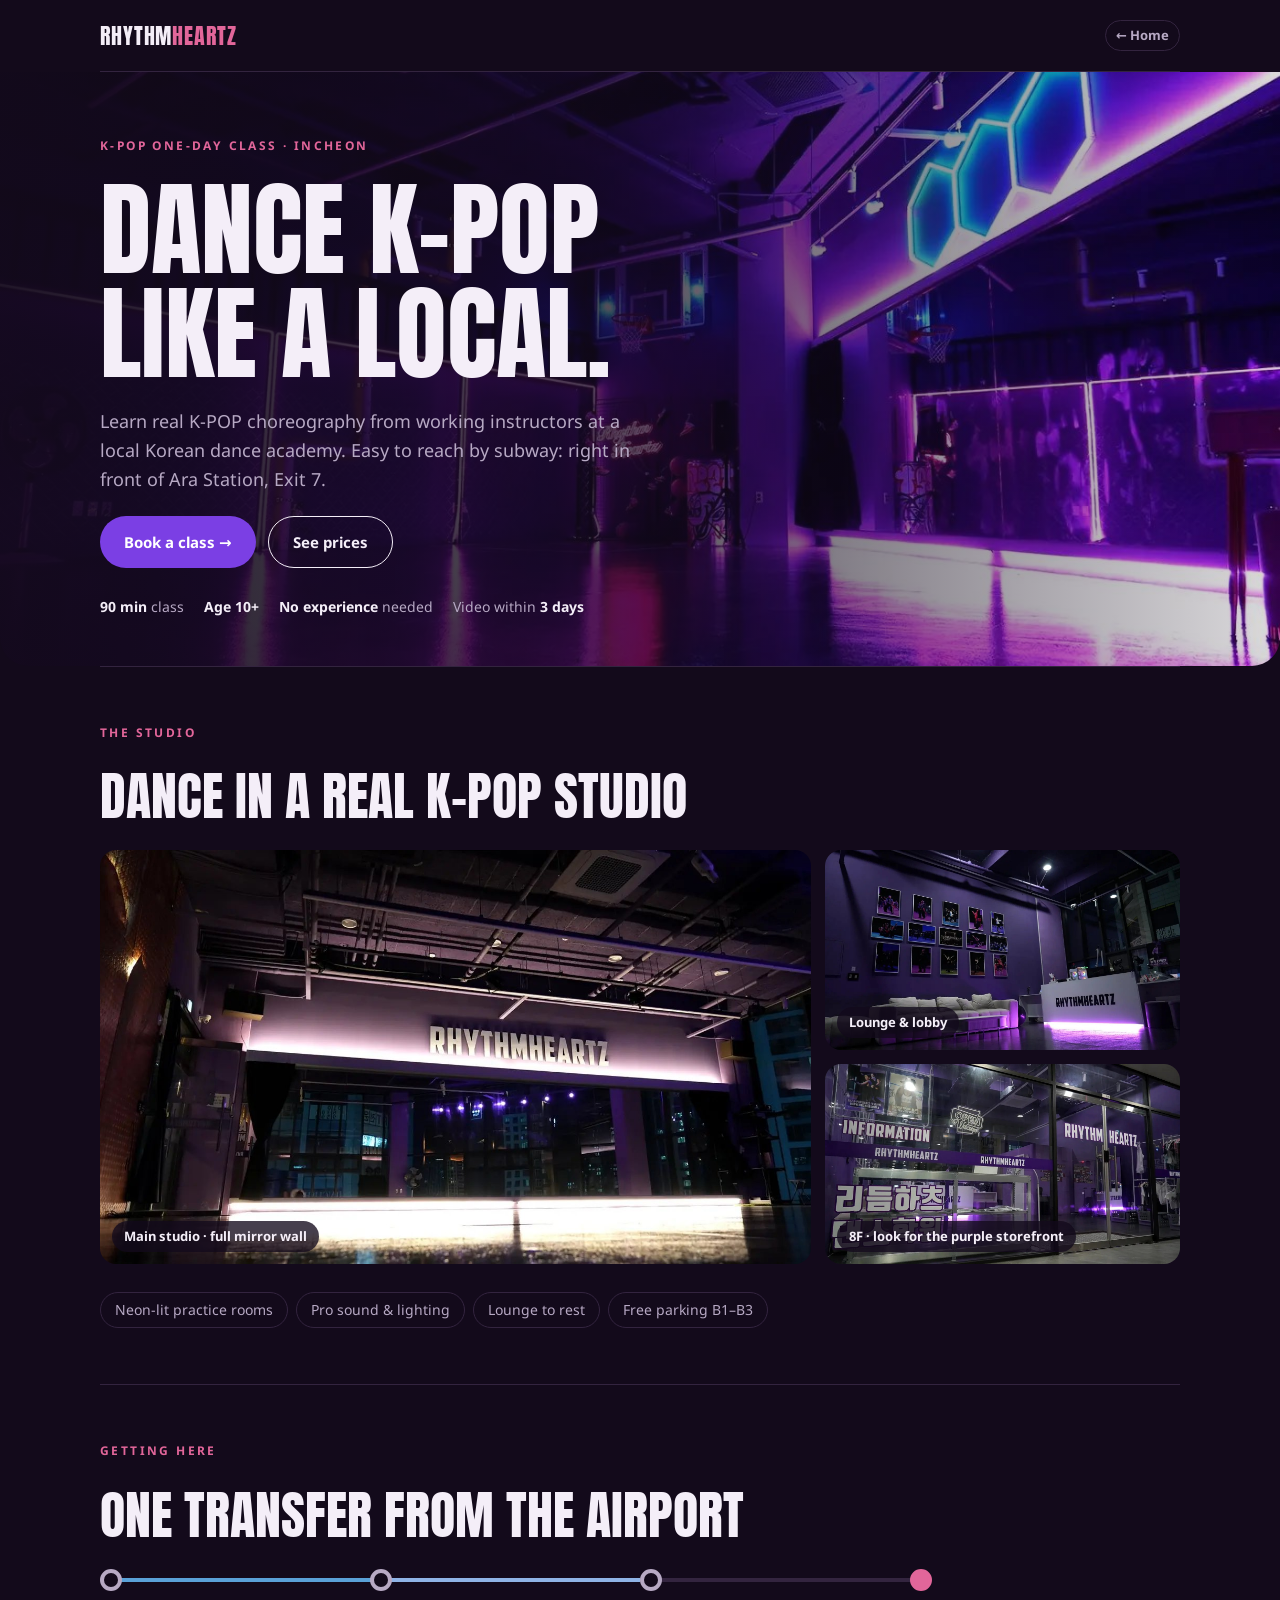
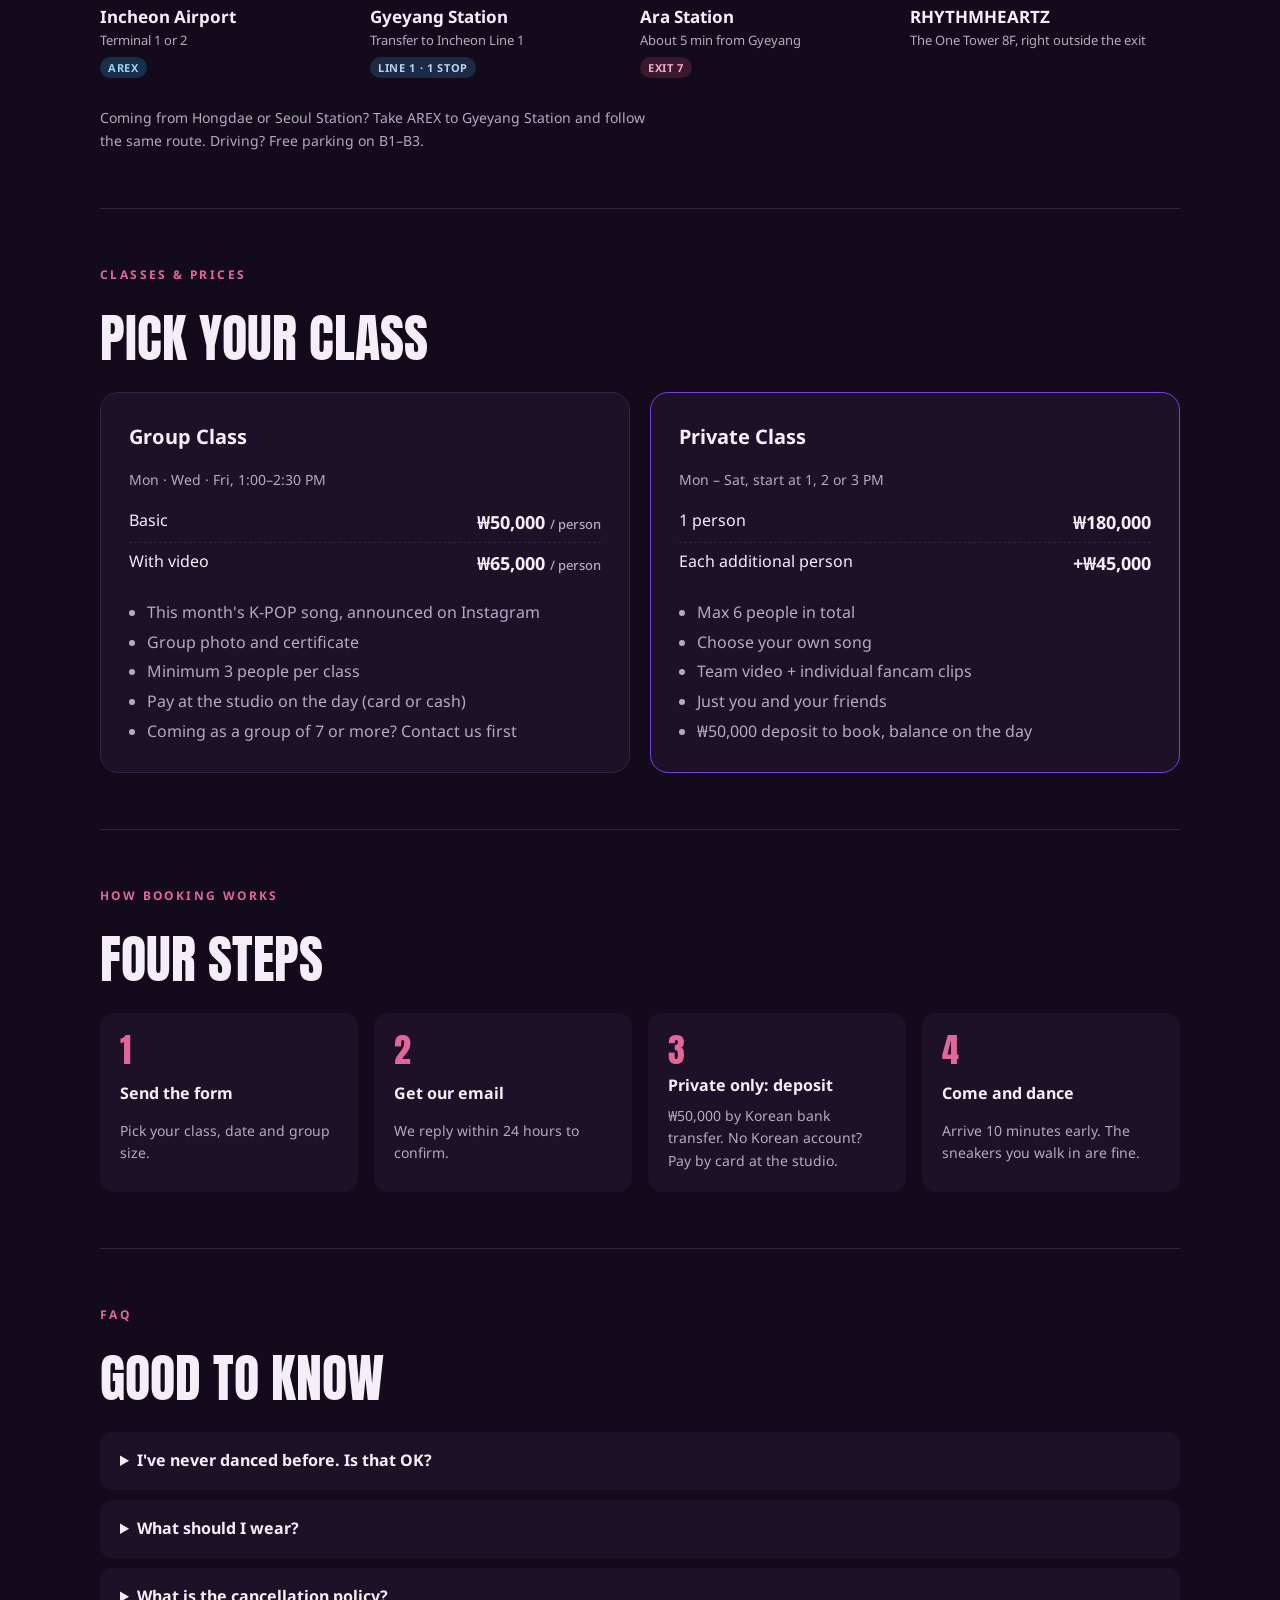
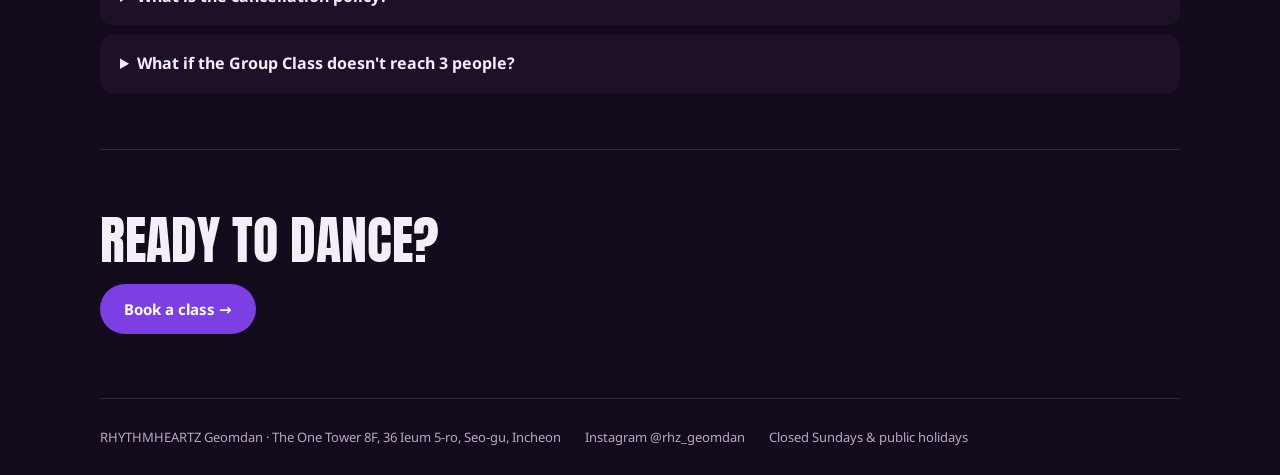
<file: en/index.html>
<!doctype html>
<html lang="en">
<head>
<meta charset="utf-8">
<meta name="viewport" content="width=device-width,initial-scale=1">
<!-- Google tag (gtag.js) -->
<script async src="https://www.googletagmanager.com/gtag/js?id=G-HDFLS1D5MG"></script>
<script>
  window.dataLayer = window.dataLayer || [];
  function gtag(){dataLayer.push(arguments);}
  gtag('js', new Date());
  gtag('config', 'G-HDFLS1D5MG');
  document.addEventListener('click', function (e) {
    var a = e.target.closest && e.target.closest('a[href]');
    if (!a) return;
    var h = a.getAttribute('href') || '';
    var m = h.indexOf('talk.naver.com') > -1 ? 'naver_talk' : h.indexOf('tel:') === 0 ? 'phone' : h.indexOf('naver.me') > -1 ? 'naver_booking' : '';
    if (m) gtag('event', 'consult_click', { method: m, page_path: location.pathname });
  });
</script>
<title>K-POP One-Day Class in Incheon | RHYTHMHEARTZ</title>
<meta name="description" content="K-POP dance one-day class in Incheon for visitors. Group and private classes at RHYTHMHEARTZ Geomdan, right in front of Ara Station Exit 7. One transfer from Incheon Airport.">
<link rel="canonical" href="https://rhythmheartz.com/en/">
  <link rel="alternate" hreflang="en" href="https://rhythmheartz.com/en/">
  <link rel="alternate" hreflang="ko" href="https://rhythmheartz.com/">
  <link rel="alternate" hreflang="x-default" href="https://rhythmheartz.com/">
  <meta property="og:type" content="website">
  <meta property="og:locale" content="en_US">
<link rel="shortcut icon" type="image/png" href="https://rhythmheartz.com/favicon-192.png">
<link rel="apple-touch-icon" href="https://rhythmheartz.com/apple-touch-icon.png">
<meta property="og:title" content="RHYTHMHEARTZ K-POP One-Day Class · Incheon">
<meta property="og:description" content="Learn real K-POP choreography at a local dance academy. Right in front of Ara Station, Exit 7.">
<meta property="og:image" content="https://rhythmheartz.com/en/img/neon.jpg">
<meta property="og:url" content="https://rhythmheartz.com/en/">
<link rel="preconnect" href="https://fonts.googleapis.com">
<link rel="preconnect" href="https://fonts.gstatic.com" crossorigin>
<link rel="stylesheet" href="https://fonts.googleapis.com/css2?family=Anton&family=Noto+Sans:wght@400;500;700&display=swap">
<style>
/* Layout: matches rhythmheartz.com — dark plum stage, condensed poster headlines, purple pills. Single dark look by choice. */
:root{
  --bg:#130a1b; --panel:#1c1127; --line:#33243f;
  --fg:#f4eef8; --muted:#b7a9c4;
  --accent:#7b3fe4; --accent-2:#e2669a;
  --display:"Anton","Impact","Arial Narrow",sans-serif;
  --body:"Noto Sans",system-ui,-apple-system,"Segoe UI",sans-serif;
  color-scheme:dark;
}
*{box-sizing:border-box}
body{margin:0;background:var(--bg);color:var(--fg);font-family:var(--body);font-size:16px;line-height:1.6;padding-inline:20px}
a{color:inherit}
.wrap{max-width:1080px;margin:0 auto}
nav{display:flex;align-items:center;justify-content:space-between;gap:16px;padding-block:18px;border-bottom:1px solid var(--line)}
.logo{font-family:var(--display);font-size:22px;letter-spacing:.04em}
.logo span{color:var(--accent-2)}
.lang{display:flex;gap:6px;font-size:13px;font-weight:700}
.lang a{padding:4px 10px;border-radius:99px;text-decoration:none;color:var(--muted);border:1px solid var(--line)}
.lang a.on{background:var(--fg);color:var(--bg);border-color:var(--fg)}
.eyebrow{font-size:12px;font-weight:700;letter-spacing:.2em;text-transform:uppercase;color:var(--accent-2)}
h1,h2{font-family:var(--display);font-weight:400;text-transform:uppercase;line-height:1;margin:0;text-wrap:balance}
h1{font-size:clamp(48px,9vw,104px)}
h2{font-size:clamp(32px,5vw,52px)}
h3{margin:0;font-size:20px}
p{margin:0}
.hero{padding-block:64px 48px;display:grid;gap:22px;position:relative}
.hero-photo{position:relative;margin-inline:-20px;padding-inline:20px;border-radius:0 0 28px 28px;overflow:hidden;
  background:linear-gradient(90deg,rgba(19,10,27,.94) 0%,rgba(19,10,27,.75) 45%,rgba(19,10,27,.15) 100%),url("img/neon.jpg") center/cover no-repeat}
@media (min-width:1120px){.hero-photo{margin-inline:calc((1080px - 100vw)/2 + 0px);padding-inline:calc((100vw - 1080px)/2)}}
.gallery{display:grid;grid-template-columns:2fr 1fr;grid-template-rows:auto auto;gap:14px}
.gallery figure{margin:0;position:relative;border-radius:16px;overflow:hidden;min-width:0;background:var(--panel)}
.gallery figure:first-child{grid-row:span 2}
.gallery img{display:block;width:100%;height:100%;object-fit:cover;aspect-ratio:16/9}
.gallery figure:first-child img{aspect-ratio:auto;min-height:100%}
.gallery figcaption{position:absolute;left:12px;bottom:12px;background:rgba(19,10,27,.78);padding:5px 12px;border-radius:99px;font-size:13px;font-weight:700}
.perks{display:flex;flex-wrap:wrap;gap:8px}
.perks span{border:1px solid var(--line);border-radius:99px;padding:6px 14px;font-size:14px;color:var(--muted)}
.hero p.lead{max-width:56ch;color:var(--muted);font-size:18px}
.ctas{display:flex;flex-wrap:wrap;gap:12px}
.btn{display:inline-flex;align-items:center;gap:8px;padding:13px 24px;border-radius:99px;font-weight:700;text-decoration:none;font-size:15px}
.btn.primary{background:var(--accent);color:#fff}
.btn.ghost{border:1.5px solid var(--fg)}
.btn:focus-visible{outline:3px solid var(--accent-2);outline-offset:3px}
.facts{display:flex;flex-wrap:wrap;gap:8px 20px;font-size:14px;color:var(--muted);margin-top:6px}
.facts b{color:var(--fg)}
section{padding-block:56px;border-top:1px solid var(--line);display:grid;gap:28px}
/* Route */
.route{display:grid;grid-template-columns:repeat(4,minmax(0,1fr));gap:0;position:relative}
.stop{position:relative;padding-top:34px;padding-right:12px;min-width:0}
.stop::before{content:"";position:absolute;top:9px;left:0;right:0;height:4px;background:var(--line)}
.stop:first-child::before{left:9px}
.stop:last-child::before{right:auto;width:9px}
.stop .dot{position:absolute;top:0;left:0;width:22px;height:22px;border-radius:50%;background:var(--bg);border:4px solid var(--muted)}
.stop.line-arex::before{background:#5aa1d8}
.stop.line-ic1::before{background:#8fb3e6}
.stop.end .dot{border-color:var(--accent-2);background:var(--accent-2)}
.stop .name{font-weight:700;font-size:17px}
.stop .sub{font-size:13px;color:var(--muted)}
.tag{display:inline-block;font-size:11px;font-weight:700;letter-spacing:.06em;padding:2px 8px;border-radius:99px;margin-top:6px}
.tag.arex{background:#163049;color:#9fd0f5}
.tag.ic1{background:#1d2a45;color:#b9d0f3}
.tag.walk{background:#3a1830;color:#f3a9c8}
.note{font-size:14px;color:var(--muted);max-width:70ch}
/* Classes */
.classes{display:grid;grid-template-columns:repeat(2,minmax(0,1fr));gap:20px}
.card{background:var(--panel);border:1px solid var(--line);border-radius:18px;padding:28px;display:grid;gap:16px;align-content:start}
.card.feature{border-color:var(--accent)}
.card .when{font-size:14px;color:var(--muted)}
.price{display:grid;gap:6px}
.row{display:flex;justify-content:space-between;gap:12px;border-bottom:1px dashed var(--line);padding-bottom:6px;font-variant-numeric:tabular-nums}
.row:last-child{border-bottom:0}
.row b{font-size:18px}
.row b small{font-size:13px;font-weight:500;color:var(--muted)}
ul{margin:0;padding-left:18px;display:grid;gap:4px;color:var(--muted)}
/* Steps */
.steps{display:grid;grid-template-columns:repeat(4,minmax(0,1fr));gap:16px;counter-reset:s;list-style:none;padding:0;margin:0}
.steps li{background:var(--panel);border-radius:14px;padding:20px;display:grid;gap:6px;min-width:0}
.steps li::before{counter-increment:s;content:counter(s);font-family:var(--display);font-size:34px;color:var(--accent-2);line-height:1}
.steps li span{color:var(--muted);font-size:14px}
/* FAQ */
.faq{display:grid;gap:10px}
details{background:var(--panel);border-radius:12px;padding:16px 20px}
summary{cursor:pointer;font-weight:700}
details p{color:var(--muted);margin-top:8px}
.final{text-align:left;display:grid;gap:18px;padding-block:64px}
footer{padding-block:28px;border-top:1px solid var(--line);font-size:13px;color:var(--muted);display:flex;flex-wrap:wrap;gap:8px 24px}
@media (max-width:760px){
  .classes{grid-template-columns:1fr}
  .gallery{grid-template-columns:1fr}
  .gallery figure:first-child{grid-row:auto}
  .gallery figure:first-child img{aspect-ratio:16/9}
  .steps{grid-template-columns:repeat(2,minmax(0,1fr))}
  .route{grid-template-columns:1fr;gap:18px}
  .stop{padding-top:0;padding-left:38px}
  .stop::before{top:22px;bottom:-18px;left:9px;right:auto;width:4px;height:auto}
  .stop:first-child::before{left:9px}
  .stop:last-child::before{display:none}
}
@media (prefers-reduced-motion:no-preference){.btn{transition:transform .15s}.btn:hover{transform:translateY(-2px)}}
</style>

  <script type="application/ld+json">{"@context": "https://schema.org", "@type": "BreadcrumbList", "itemListElement": [{"@type": "ListItem", "position": 1, "name": "RHYTHMHEARTZ", "item": "https://rhythmheartz.com/"}, {"@type": "ListItem", "position": 2, "name": "K-POP One-Day Class", "item": "https://rhythmheartz.com/en/"}]}</script>
</head>
<body>
<div class="wrap">
  <nav>
    <div class="logo">RHYTHM<span>HEARTZ</span></div>
    <div class="lang"><a href="../" style="white-space:nowrap">&larr; Home</a></div>
  </nav>

  <header class="hero hero-photo">
    <div class="eyebrow">K-POP One-Day Class · Incheon</div>
    <h1>Dance K-POP<br>like a local.</h1>
    <p class="lead">Learn real K-POP choreography from working instructors at a local Korean dance academy. Easy to reach by subway: right in front of Ara Station, Exit 7.</p>
    <div class="ctas">
      <a class="btn primary" href="https://docs.google.com/forms/d/e/1FAIpQLSfTCfrq62zLY3tnD7-SwvQTTM0u9yuw6e_UvcLvTTWKMtgk0Q/viewform">Book a class →</a>
      <a class="btn ghost" href="#classes">See prices</a>
    </div>
    <div class="facts"><span><b>90 min</b> class</span><span><b>Age 10+</b></span><span><b>No experience</b> needed</span><span>Video within <b>3 days</b></span></div>
  </header>

  <section id="studio">
    <div class="eyebrow">The studio</div>
    <h2>Dance in a real K-POP studio</h2>
    <div class="gallery">
      <figure><img src="img/studio.jpg" alt="Main studio with a lit RHYTHMHEARTZ sign, full mirror wall and city view"><figcaption>Main studio · full mirror wall</figcaption></figure>
      <figure><img loading="lazy" decoding="async" src="img/lobby.jpg" alt="Purple lobby with a sofa lounge and a wall of performance photos"><figcaption>Lounge &amp; lobby</figcaption></figure>
      <figure><img loading="lazy" decoding="async" src="img/entrance.jpg" alt="Glass storefront of RHYTHMHEARTZ on the 8th floor"><figcaption>8F · look for the purple storefront</figcaption></figure>
    </div>
    <div class="perks"><span>Neon-lit practice rooms</span><span>Pro sound &amp; lighting</span><span>Lounge to rest</span><span>Free parking B1–B3</span></div>
  </section>

  <section id="getting-here">
    <div class="eyebrow">Getting here</div>
    <h2>One transfer from the airport</h2>
    <div class="route">
      <div class="stop line-arex"><div class="dot"></div><div class="name">Incheon Airport</div><div class="sub">Terminal 1 or 2</div><span class="tag arex">AREX</span></div>
      <div class="stop line-ic1"><div class="dot"></div><div class="name">Gyeyang Station</div><div class="sub">Transfer to Incheon Line 1</div><span class="tag ic1">LINE 1 · 1 STOP</span></div>
      <div class="stop"><div class="dot"></div><div class="name">Ara Station</div><div class="sub">About 5 min from Gyeyang</div><span class="tag walk">EXIT 7</span></div>
      <div class="stop end"><div class="dot"></div><div class="name">RHYTHMHEARTZ</div><div class="sub">The One Tower 8F, right outside the exit</div></div>
    </div>
    <p class="note">Coming from Hongdae or Seoul Station? Take AREX to Gyeyang Station and follow the same route. Driving? Free parking on B1–B3.</p>
  </section>

  <section id="classes">
    <div class="eyebrow">Classes &amp; prices</div>
    <h2>Pick your class</h2>
    <div class="classes">
      <article class="card">
        <h3>Group Class</h3>
        <div class="when">Mon · Wed · Fri, 1:00–2:30 PM</div>
        <div class="price">
          <div class="row"><span>Basic</span><b>₩50,000 <small>/ person</small></b></div>
          <div class="row"><span>With video</span><b>₩65,000 <small>/ person</small></b></div>
        </div>
        <ul>
          <li>This month's K-POP song, announced on Instagram</li>
          <li>Group photo and certificate</li>
          <li>Minimum 3 people per class</li>
          <li>Pay at the studio on the day (card or cash)</li>
          <li>Coming as a group of 7 or more? Contact us first</li>
        </ul>
      </article>
      <article class="card feature">
        <h3>Private Class</h3>
        <div class="when">Mon – Sat, start at 1, 2 or 3 PM</div>
        <div class="price">
          <div class="row"><span>1 person</span><b>₩180,000</b></div>
          <div class="row"><span>Each additional person</span><b>+₩45,000</b></div>
        </div>
        <ul>
          <li>Max 6 people in total</li>
          <li>Choose your own song</li>
          <li>Team video + individual fancam clips</li>
          <li>Just you and your friends</li>
          <li>₩50,000 deposit to book, balance on the day</li>
        </ul>
      </article>
    </div>
  </section>

  <section id="how">
    <div class="eyebrow">How booking works</div>
    <h2>Four steps</h2>
    <ol class="steps">
      <li><b>Send the form</b><span>Pick your class, date and group size.</span></li>
      <li><b>Get our email</b><span>We reply within 24 hours to confirm.</span></li>
      <li><b>Private only: deposit</b><span>₩50,000 by Korean bank transfer. No Korean account? Pay by card at the studio.</span></li>
      <li><b>Come and dance</b><span>Arrive 10 minutes early. The sneakers you walk in are fine.</span></li>
    </ol>
  </section>

  <section id="faq">
    <div class="eyebrow">FAQ</div>
    <h2>Good to know</h2>
    <div class="faq">
      <details><summary>I've never danced before. Is that OK?</summary><p>Yes. Every class starts with a warm-up and basic moves before the choreography.</p></details>
      <details><summary>What should I wear?</summary><p>Comfortable clothes and any sneakers, including the ones you walk in. No need to bring a spare pair. Bring water.</p></details>
      <details><summary>What is the cancellation policy?</summary><p>Group Class: let us know at least 24 hours before. Private Class: full deposit refund if you cancel 24+ hours before class; no refund for later cancellations or no-shows.</p></details>
      <details><summary>What if the Group Class doesn't reach 3 people?</summary><p>We contact you 2 days before to offer another date, a Private Class, or a free cancellation.</p></details>
    </div>
  </section>

  <section class="final">
    <h2>Ready to dance?</h2>
    <div class="ctas"><a class="btn primary" href="https://docs.google.com/forms/d/e/1FAIpQLSfTCfrq62zLY3tnD7-SwvQTTM0u9yuw6e_UvcLvTTWKMtgk0Q/viewform">Book a class →</a></div>
  </section>

  <footer>
    <span>RHYTHMHEARTZ Geomdan · The One Tower 8F, 36 Ieum 5-ro, Seo-gu, Incheon</span>
    <span>Instagram @rhz_geomdan</span>
    <span>Closed Sundays &amp; public holidays</span>
  </footer>
</div>
<script src="https://wcs.pstatic.net/wcslog.js"></script>
<script>
if(!wcs_add) var wcs_add = {};
wcs_add["wa"] = "bd9aad7a513350";
if(window.wcs) { wcs_do(); }
</script>
</body>
</html>
</file>
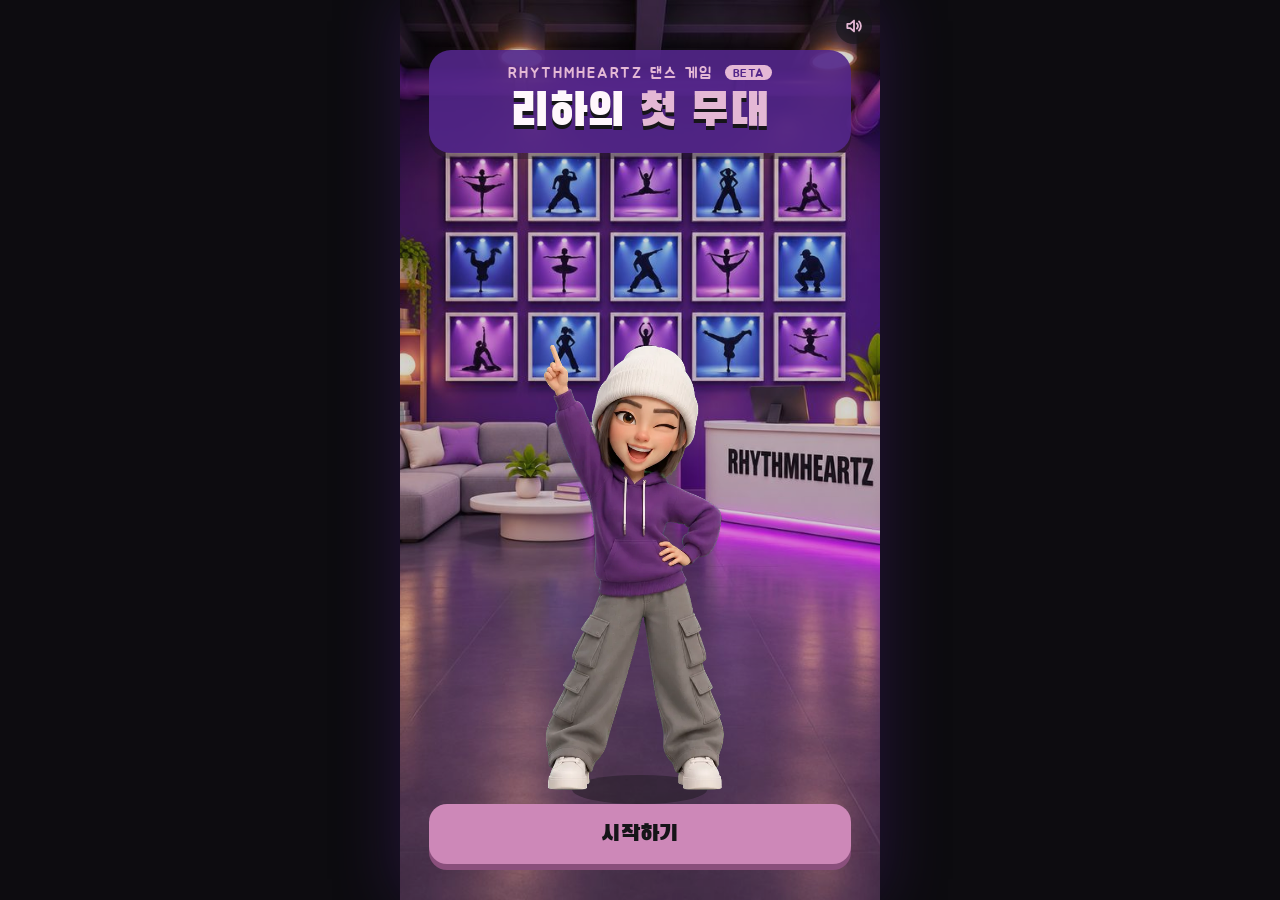
<file: play/index.html>
<!DOCTYPE html>
<html lang="ko">
<head>
<meta charset="utf-8">
<meta name="viewport" content="width=device-width,initial-scale=1,maximum-scale=1,user-scalable=no,viewport-fit=cover">
<meta name="theme-color" content="#161519">
<title>리하의 첫 무대 | 리듬하츠 댄스 게임</title>
<meta name="description" content="리하와 함께 춤 동작을 외우고 리듬 무대에 도전해 보세요. 리듬하츠 댄스학원 검단점이 만든 댄스 게임입니다.">
<meta property="og:title" content="리하의 첫 무대 | 리듬하츠 댄스 게임">
<meta property="og:description" content="박자에 맞춰 하트를 눌러 리하의 첫 무대를 완성해 보세요!">
<meta property="og:type" content="website">
<meta property="og:url" content="https://rhythmheartz.com/play/">
<meta property="og:image" content="https://rhythmheartz.com/play/og.jpg">
<link rel="icon" href="/favicon.ico">
<link rel="preconnect" href="https://fonts.googleapis.com">
<link href="https://fonts.googleapis.com/css2?family=Black+Han+Sans&family=Jua&display=swap" rel="stylesheet">
<style>
/* 한 화면 세로 게임. 실제 학원 배경 위에 캐릭터와 말풍선, 아래쪽에 엄지로 닿는 조작부. 리듬하츠 보라·핑크 한 가지 세계. */
:root{
  color-scheme:dark;
  --ink:#161519;--deep:#53268A;--violet:#74318E;--magenta:#A6559D;--pink:#CD88B8;--blush:#E4B8D5;--paper:#FFF7FC;
  --display:'Black Han Sans','Jua','Apple SD Gothic Neo','Malgun Gothic',sans-serif;
  --body:'Jua','Apple SD Gothic Neo','Malgun Gothic',system-ui,sans-serif;
}
*{box-sizing:border-box;-webkit-tap-highlight-color:transparent;user-select:none;-webkit-user-select:none;-webkit-touch-callout:none}
html,body{height:100%;margin:0;background:#0d0c10;color:var(--paper);font-family:var(--body);overflow:hidden;touch-action:manipulation;overscroll-behavior:none}
button{font:inherit;color:inherit;border:0;cursor:pointer}
img{-webkit-user-drag:none}
[hidden]{display:none!important}
button:focus-visible,a:focus-visible{outline:3px solid var(--blush);outline-offset:2px}
#app{position:relative;height:100%;max-width:480px;margin:0 auto;overflow:hidden;background:var(--ink);box-shadow:0 0 60px rgba(83,38,138,.35)}
.scene{position:absolute;inset:0;background-size:cover;background-position:center bottom;opacity:0;visibility:hidden;transition:opacity .4s,visibility 0s .4s}
.scene.on{opacity:1;visibility:visible;transition:opacity .4s}
.scene::after{content:"";position:absolute;inset:0;background:rgba(22,21,25,.18);pointer-events:none}
.scene>*{position:absolute;z-index:1}

/* 로딩 */
#load{position:absolute;inset:0;z-index:30;background:var(--ink);display:grid;place-items:center;transition:opacity .45s,visibility 0s .45s}
#load.gone{opacity:0;visibility:hidden}
.lbox{width:70%;text-align:center}
.lbox b{display:block;font-family:var(--display);font-weight:400;font-size:30px;color:var(--blush);margin-bottom:18px}
.lbox span{display:block;margin-top:12px;font-size:15px;color:var(--pink)}

/* 베타 표시 */
#betatag{position:absolute;z-index:20;top:14px;left:10px;font-size:11px;letter-spacing:.06em;color:var(--ink);background:var(--blush);border-radius:99px;padding:3px 9px 2px;opacity:.92;pointer-events:none}
.beta{font-style:normal;font-size:12px;letter-spacing:.08em;background:var(--blush);color:var(--deep);border-radius:99px;padding:2px 8px 1px;margin-left:4px;vertical-align:1px}
/* 소리 버튼 */
#snd{position:absolute;z-index:20;top:8px;right:8px;width:36px;height:36px;border-radius:50%;background:rgba(22,21,25,.62);display:grid;place-items:center}
#snd svg{width:20px;height:20px;fill:none;stroke:var(--blush);stroke-width:2.200;stroke-linecap:round;stroke-linejoin:round}
#snd .off{display:none}
#snd.mute .on{display:none}
#snd.mute .off{display:block}

/* 캐릭터 */
.actor{bottom:13%;left:50%;height:49%;transform:translateX(-50%);pointer-events:none}
.actor::before{content:"";position:absolute;left:29%;right:29%;bottom:-2.500%;height:6%;border-radius:50%;background:rgba(22,21,25,.42)}
.mv{position:relative;height:100%;transform-origin:50% 100%;animation:idle 2.4s ease-in-out infinite}
.mv img{height:100%;width:auto;display:block}
@keyframes idle{0%,100%{transform:translateY(0) scale(1,1)}50%{transform:translateY(-1.200%) scale(1,1.012)}}
.mv.bounce{animation:m-bounce .5s ease-out}
.mv.waack{animation:m-waack .55s ease-in-out}
.mv.lock{animation:m-lock .6s ease-in-out}
.mv.step{animation:m-step .6s ease-in-out}
.mv.pose{animation:m-pose .7s cubic-bezier(.3,1.4,.5,1)}
.mv.spin{animation:m-spin .7s ease-in-out}
@keyframes m-bounce{0%{transform:translateY(0) scale(1,1)}28%{transform:translateY(0) scale(1.08,.9)}60%{transform:translateY(-10%) scale(.96,1.06)}100%{transform:translateY(0) scale(1,1)}}
@keyframes m-waack{0%{transform:translateY(0) scale(1,1)}22%{transform:translateY(0) scale(1.1,.86)}55%{transform:translateY(-30%) scale(.95,1.08)}85%{transform:translateY(0) scale(1.06,.94)}100%{transform:translateY(0) scale(1,1)}}
@keyframes m-lock{0%{transform:rotate(0)}25%{transform:translateX(-6%) rotate(-9deg)}50%{transform:translateX(6%) rotate(9deg)}75%{transform:translateX(-4%) rotate(-6deg)}100%{transform:rotate(0)}}
@keyframes m-step{0%{transform:translateX(0) rotate(0)}30%{transform:translateX(-26%) rotate(-5deg)}70%{transform:translateX(26%) rotate(5deg)}100%{transform:translateX(0) rotate(0)}}
@keyframes m-pose{0%{transform:translateY(0) scale(1)}45%{transform:translateY(-22%) scale(1.06) rotate(6deg)}100%{transform:translateY(0) scale(1)}}
@keyframes m-spin{0%{transform:scaleX(1)}25%{transform:scaleX(0) translateY(-4%)}50%{transform:scaleX(-1) translateY(-6%)}75%{transform:scaleX(0) translateY(-4%)}100%{transform:scaleX(1)}}

/* 말풍선·버튼 */
.say{left:5%;right:5%;top:50px;background:var(--paper);color:var(--ink);border-radius:20px;padding:13px 16px 14px;font-size:19px;line-height:1.4;box-shadow:0 6px 0 rgba(22,21,25,.35)}
.say b{display:inline-block;font-family:var(--display);font-weight:400;font-size:14px;letter-spacing:.02em;color:var(--paper);background:var(--deep);border-radius:99px;padding:3px 11px;margin:0 0 6px}
.say.t b{background:var(--magenta)}
.say span{display:block}
.say span i{font-style:normal;opacity:0}
.cta{left:6%;right:6%;bottom:calc(4% + env(safe-area-inset-bottom,0px));height:60px;border-radius:18px;background:var(--pink);color:var(--ink);font-family:var(--display);font-size:23px;letter-spacing:.02em;box-shadow:0 6px 0 #8a4f7c;transition:transform .08s}
.cta:active{transform:translateY(4px);box-shadow:0 2px 0 #8a4f7c}
a.cta{display:grid;place-items:center;text-decoration:none}
.ghost{background:rgba(22,21,25,.6);color:var(--blush);border-radius:99px;font-size:15px;padding:8px 16px}
.bar{flex:1;height:12px;border-radius:99px;background:rgba(22,21,25,.6);overflow:hidden}
.bar i{display:block;height:100%;width:0;background:var(--pink);border-radius:99px;transition:width .2s}

/* 표지 */
.title{left:6%;right:6%;top:50px;text-align:center;background:rgba(83,38,138,.9);border-radius:22px;padding:14px 8px 16px;box-shadow:0 6px 0 rgba(22,21,25,.35)}
.title small{display:block;font-size:15px;color:var(--blush);letter-spacing:.14em}
.title h1{margin:6px 0 0;font-family:var(--display);font-weight:400;font-size:clamp(34px,10.5vw,46px);line-height:1.05;color:var(--paper);text-shadow:0 4px 0 var(--ink)}
.title h1 i{font-style:normal;color:var(--blush)}
#s0 .actor{bottom:calc(4% + 72px + env(safe-area-inset-bottom,0px));height:min(55%,calc(100% - 372px))}
#s1 .say{top:12px;right:54px}
.trow{left:5%;right:5%;top:164px;display:flex;flex-direction:column;align-items:center;gap:8px}
.vsb{background:var(--paper);color:var(--deep);border-radius:99px;padding:7px 16px;font-size:16px;box-shadow:0 4px 0 var(--magenta)}
.vsb b{font-family:var(--display);font-weight:400;font-size:19px}
.bestb{background:rgba(22,21,25,.66);color:var(--blush);border-radius:99px;padding:6px 15px;font-size:15px;white-space:nowrap}
.bestb b{font-family:var(--display);font-weight:400;font-size:18px;color:var(--paper);margin:0 2px}
.tbtns{display:flex;gap:8px}
.tbtns .ghost{border:2px solid var(--blush);white-space:nowrap;background:rgba(22,21,25,.82)}
#toast{position:absolute;z-index:25;left:8%;right:8%;bottom:calc(4% + 150px);text-align:center;background:var(--ink);color:var(--paper);border:2px solid var(--blush);border-radius:16px;padding:11px 14px;font-size:16px;opacity:0;transform:translateY(10px);pointer-events:none;transition:opacity .25s,transform .25s}
#toast.show{opacity:1;transform:none}
.floaty{inset:0;overflow:hidden;pointer-events:none}
.floaty i{position:absolute;bottom:-40px;width:22px;height:22px;opacity:0;animation:rise linear infinite}
.floaty svg{width:100%;height:100%;fill:var(--blush)}
@keyframes rise{0%{transform:translateY(0) rotate(-10deg);opacity:0}12%{opacity:.75}80%{opacity:.5}100%{transform:translateY(-105vh) rotate(18deg);opacity:0}}

/* 리하 고르기 */
#s1 .actor{bottom:calc(4% + 218px + env(safe-area-inset-bottom,0px));height:50%}
.dock{left:4%;right:4%;bottom:calc(4% + env(safe-area-inset-bottom,0px));display:flex;flex-direction:column;gap:14px}
.dock .cta{display:block;width:96%;margin:0 auto;flex:none}
.picks{display:grid;grid-template-columns:repeat(4,1fr);gap:8px}
.pick{background:rgba(22,21,25,.62);border:2px solid transparent;border-radius:16px;padding:8px 2px 7px;display:flex;flex-direction:column;align-items:center;gap:4px;font-size:14px;color:var(--paper);transition:transform .12s}
.pick img{height:74px;width:auto}
.pick.on{border-color:var(--blush);background:rgba(116,49,142,.85);transform:translateY(-5px)}
.pick em{font-style:normal;font-size:11.5px;color:var(--blush)}

/* 동작 외우기 */
#s2 .actor{height:43%;bottom:33%}
#s2 .teacher{left:27%;height:46%}
#s2 .riha{left:73%}
.round{left:5%;bottom:calc(4% + 168px);background:rgba(22,21,25,.7);border-radius:99px;padding:5px 13px;font-size:15px;color:var(--blush)}
#replay{right:5%;bottom:calc(4% + 166px);padding:6px 14px}
#replay:disabled{opacity:.4}
.dots{left:0;right:0;bottom:calc(4% + 176px);display:flex;justify-content:center;gap:9px;pointer-events:none}
.dots i{width:15px;height:15px;border-radius:50%;background:rgba(22,21,25,.6);border:2px solid var(--blush);transition:background .15s,transform .15s}
.dots i.on{background:var(--pink);transform:scale(1.2)}
.pad{left:4%;right:4%;bottom:calc(4% + env(safe-area-inset-bottom,0px));display:grid;grid-template-columns:repeat(6,1fr);gap:8px}
.mvbtn{grid-column:span 2;height:76px;border-radius:16px;background:var(--paper);color:var(--ink);display:flex;flex-direction:column;align-items:center;justify-content:center;gap:2px;font-size:17px;box-shadow:0 5px 0 var(--magenta);transition:transform .08s,background .1s}
.mvbtn:nth-child(4){grid-column:2 / span 2}
.mvbtn small{font-size:11.5px;color:var(--violet)}
.mvbtn svg{width:24px;height:24px;stroke:var(--deep);fill:none;stroke-width:2.600;stroke-linecap:round;stroke-linejoin:round}
.mvbtn.lit{background:var(--blush);transform:translateY(-6px) scale(1.06)}
.mvbtn:active{transform:translateY(3px)}
.pad.wait .mvbtn{opacity:.55;pointer-events:none}
.pad.wait .mvbtn.lit{opacity:1}
.shake{animation:shake .35s}
@keyframes shake{25%{transform:translateX(-7px)}50%{transform:translateX(7px)}75%{transform:translateX(-4px)}}

/* 무대 조명 */
.beams{inset:0;overflow:hidden;pointer-events:none;mix-blend-mode:screen;opacity:.3;transition:opacity .5s}
.beams i{position:absolute;top:-6%;width:50%;height:92%;background:linear-gradient(180deg,rgba(228,184,213,.8),rgba(228,184,213,0) 88%);clip-path:polygon(45% 0,55% 0,100% 100%,0 100%);transform-origin:50% 0;animation:sway 3.2s ease-in-out infinite alternate}
.beams i:nth-child(1){left:-14%}
.beams i:nth-child(2){left:25%;animation-duration:2.5s;animation-direction:alternate-reverse;background:linear-gradient(180deg,rgba(205,136,184,.85),rgba(205,136,184,0) 88%)}
.beams i:nth-child(3){right:-14%;animation-duration:3.8s}
@keyframes sway{from{transform:rotate(-15deg)}to{transform:rotate(15deg)}}
.fever .beams{opacity:.85}
.fever .mv img{filter:drop-shadow(0 0 14px rgba(228,184,213,.9))}

/* 리듬 무대 */
#s3 .actor{bottom:27%;height:45%}
.hud{left:5%;right:54px;top:14px;display:flex;align-items:center;gap:10px;font-size:16px}
.hud #score{min-width:52px;text-align:right;font-family:var(--display);font-size:19px;color:var(--paper)}
.combo{left:5%;top:50px;font-size:17px;color:var(--blush);background:rgba(22,21,25,.62);border-radius:99px;padding:4px 13px}
.combo b{font-family:var(--display);font-weight:400;font-size:24px;color:var(--paper);margin-right:3px}
.combo.bump{animation:bump .18s}
@keyframes bump{50%{transform:scale(1.18)}}
.feverlbl{right:5%;top:52px;font-family:var(--display);font-size:20px;color:var(--ink);background:var(--blush);border-radius:99px;padding:5px 14px;animation:pulse .5s ease-in-out infinite alternate}
@keyframes pulse{to{transform:scale(1.08)}}
.count{left:0;right:0;top:9%;text-align:center;font-family:var(--display);font-size:92px;color:var(--paper);text-shadow:0 6px 0 var(--deep);pointer-events:none;opacity:0}
.count.show{animation:count .48s ease-out}
@keyframes count{0%{opacity:0;transform:scale(1.7)}25%{opacity:1;transform:scale(1)}80%{opacity:1}100%{opacity:0;transform:scale(.9)}}
.lanes{left:7%;right:7%;top:10%;bottom:0;pointer-events:none}
.lanes::before,.lanes::after{content:"";position:absolute;top:0;bottom:17%;width:2px;background:linear-gradient(180deg,rgba(228,184,213,0),rgba(228,184,213,.28))}
.lanes::before{left:33.333%}
.lanes::after{left:66.666%}
.hitline{position:absolute;left:0;right:0;bottom:17%;height:0;border-top:3px dashed rgba(228,184,213,.75)}
.note{position:absolute;width:52px;height:52px;margin:-26px 0 0 -26px;will-change:transform}
.note svg{width:100%;height:100%;fill:var(--pink);stroke:var(--paper);stroke-width:2;filter:drop-shadow(0 3px 0 rgba(22,21,25,.4))}
.note.big{width:70px;height:70px;margin:-35px 0 0 -35px}
.note.big svg{fill:var(--blush)}
.note.hit{animation:pop .25s forwards}
.note.miss{opacity:.25}
@keyframes pop{to{transform:scale(1.9);opacity:0}}
.ring{position:absolute;bottom:17%;width:60px;height:60px;margin:0 0 -30px -30px;border-radius:50%;border:4px solid var(--blush);animation:ring .35s ease-out forwards}
.ring.pf{border-color:var(--paper);border-width:7px;box-shadow:0 0 22px var(--paper)}
@keyframes ring{from{transform:scale(.5);opacity:1}to{transform:scale(1.9);opacity:0}}
.taps{left:7%;right:7%;bottom:calc(4% + env(safe-area-inset-bottom,0px));display:grid;grid-template-columns:repeat(3,1fr);gap:12px}
.tap{height:74px;border-radius:99px;background:rgba(255,247,252,.16);border:3px solid var(--blush);display:grid;place-items:center;transition:transform .06s,background .06s}
.tap svg{width:30px;height:30px;fill:var(--blush)}
.pre .taps,.pre .lanes{opacity:0;pointer-events:none}
.tap.down{background:var(--pink);transform:scale(.93)}
.tap.bad{background:#5a5560;transform:scale(.93)}
/* 하트가 타점 한가운데 왔을 때: 버튼이 하얗게 빛난다 */
.tap.hot{background:var(--paper);border-color:var(--paper);box-shadow:0 0 0 5px rgba(255,247,252,.35),0 0 26px 6px var(--pink);transform:scale(1.07)}
.tap.hot svg{fill:var(--magenta)}
.tap.pfhit{background:var(--paper);box-shadow:0 0 0 10px rgba(255,247,252,.3),0 0 40px 14px var(--paper);transform:scale(1.14)}
.tap.okhit{background:var(--magenta)}
.note.ripe svg{fill:var(--paper);stroke:var(--pink);filter:drop-shadow(0 0 10px var(--paper))}
.judge[data-t="pf"]{font-size:40px;text-shadow:0 4px 0 var(--deep),0 0 22px var(--paper)}
.judge[data-t="gr"]{font-size:31px}
.judge[data-t="gd"]{font-size:26px;color:var(--blush)}
.judge[data-t="ok"]{font-size:22px;color:var(--pink)}
.judge{left:0;right:0;top:23%;text-align:center;font-family:var(--display);font-size:34px;color:var(--paper);text-shadow:0 4px 0 var(--deep);opacity:0;pointer-events:none}
.judge.show{animation:judge .45s}
.judge.bad{color:var(--blush);font-size:24px;text-shadow:0 3px 0 var(--ink)}
@keyframes judge{0%{opacity:0;transform:scale(.6)}25%{opacity:1;transform:scale(1.1)}100%{opacity:0;transform:scale(1) translateY(-12px)}}
.spark{position:absolute;width:16px;height:16px;pointer-events:none;animation:spark .6s ease-out forwards}
.spark svg{width:100%;height:100%;fill:var(--blush)}
@keyframes spark{to{transform:translate(var(--dx),var(--dy)) scale(.2) rotate(140deg);opacity:0}}

/* 결과 */
.res{left:7%;right:7%;top:9%;z-index:5!important;background:var(--paper);color:var(--ink);border-radius:24px;padding:20px 18px 16px;text-align:center;box-shadow:0 7px 0 var(--magenta),0 0 0 100vmax rgba(22,21,25,.6);animation:resin .35s cubic-bezier(.3,1.4,.5,1)}
@keyframes resin{from{transform:scale(.8);opacity:0}}
.res h2{margin:0;font-family:var(--display);font-weight:400;font-size:32px;color:var(--deep)}
.stars{display:flex;justify-content:center;gap:8px;margin:10px 0 6px}
.stars i{width:44px;height:44px}
.stars svg{width:100%;height:100%;fill:#e3d6de;stroke:#cdbcc8;stroke-width:1.200;stroke-linejoin:round}
.stars i.on svg{fill:var(--pink);stroke:var(--deep);animation:starin .4s cubic-bezier(.3,1.6,.5,1)}
.stars i:nth-child(2){transform:translateY(-8px)}
@keyframes starin{from{transform:scale(0) rotate(-40deg)}}
.stats{display:grid;grid-template-columns:repeat(4,1fr);gap:6px;margin:4px 0 10px}
.stats b{display:block;font-family:var(--display);font-weight:400;font-size:22px;color:var(--deep)}
.stats span{font-size:13px;color:var(--violet)}
.res p{margin:0 0 4px;font-size:16.5px;line-height:1.4;color:var(--ink)}
.res .cta{display:block;width:100%;margin-top:12px}
.res .ghost{display:block;width:100%;margin-top:8px;background:none;border:2px solid var(--pink);color:var(--deep);font-size:16px;padding:9px}
.resmode{display:inline-block;margin:0 0 4px;padding:3px 12px;border-radius:99px;font-size:13px;background:var(--blush);color:var(--deep)}
.resmode.chal{background:var(--deep);color:var(--paper)}
.tcard{display:block;margin:10px 0 0;padding:9px 12px;border-radius:14px;background:var(--deep);color:var(--paper);text-decoration:none;line-height:1.35}
.tcard span{display:block;font-size:13px;color:var(--blush)}.tcard b{display:block;font-family:var(--display);font-weight:400;font-size:19px}.tcard em{font-style:normal;font-size:13.5px;text-decoration:underline}
.lbest{font-size:17px!important;margin:8px 0 2px!important}.lbest b{font-family:var(--display);font-weight:400;font-size:26px;color:var(--deep)}
.tchalb{display:inline-block;margin:2px 0 6px;padding:5px 12px;border-radius:99px;background:var(--deep);color:var(--paper);font-size:14px}
.tchalb em{font-style:normal;color:var(--blush);margin-right:2px}
.tchalb b{font-family:var(--display);font-weight:400;font-size:16px}
.tchalb span{color:var(--blush);letter-spacing:1px}
.res .left{margin:10px 0 0;font-size:14px;color:var(--violet)}
.res .left:empty{display:none}
#lim p{font-size:18px;margin:12px 0 6px}
#lim .sub{font-size:15px;color:var(--violet);margin-bottom:6px}
.big{display:flex;align-items:baseline;justify-content:center;gap:5px;margin:0 0 6px}
.big b{font-family:var(--display);font-weight:400;font-size:44px;color:var(--deep);line-height:1}
.big span{font-size:18px;color:var(--violet)}
.big em{font-style:normal;margin-left:8px;font-size:15px;background:var(--deep);color:var(--paper);border-radius:99px;padding:3px 11px;align-self:center}
.big em:empty{display:none}
.flash{inset:0;background:radial-gradient(circle at 50% 55%,rgba(228,184,213,.35),rgba(228,184,213,0) 65%);opacity:0;pointer-events:none}
.flash.on{animation:flash .45s ease-out}
@keyframes flash{0%{opacity:.9}100%{opacity:0}}
#s3[data-m="3"] .flash,#s3[data-m="4"] .flash{background:radial-gradient(circle at 50% 55%,rgba(255,247,252,.5),rgba(205,136,184,0) 70%)}
#s3[data-m="4"] .beams i{animation-duration:1.1s}
.quake{animation:quake .3s}
@keyframes quake{20%{transform:translate(-5px,3px)}40%{transform:translate(5px,-3px)}60%{transform:translate(-3px,-2px)}80%{transform:translate(3px,2px)}}
.pts{position:absolute;bottom:22%;transform:translateX(-50%);font-family:var(--display);font-size:22px;color:var(--paper);text-shadow:0 3px 0 var(--deep);animation:pts .6s ease-out forwards;pointer-events:none}
@keyframes pts{from{opacity:1;margin-bottom:0}to{opacity:0;margin-bottom:60px}}
.mash{left:0;right:0;top:19%;text-align:center;pointer-events:none}
.mash b{display:block;font-family:var(--display);font-weight:400;font-size:25px;color:var(--blush);text-shadow:0 3px 0 var(--ink)}
.mash span{font-family:var(--display);font-size:64px;line-height:1;color:var(--paper);text-shadow:0 5px 0 var(--deep)}
.mash.bump span{display:inline-block;animation:bump .12s}
.mashing .tap{visibility:hidden}
.mashing .tap[data-l="1"]{visibility:visible;height:88px;margin-top:-14px;background:var(--pink);border-color:var(--paper);animation:pulse .18s ease-in-out infinite alternate}
.mashing .tap[data-l="1"] svg{width:40px;height:40px;fill:var(--paper)}
.masharrow{left:50%;bottom:calc(4% + 100px + env(safe-area-inset-bottom,0px));width:54px;height:54px;margin-left:-27px;pointer-events:none;animation:arrow .45s ease-in-out infinite alternate}
.masharrow svg{width:100%;height:100%;fill:none;stroke:var(--paper);stroke-width:3.400;stroke-linecap:round;stroke-linejoin:round;filter:drop-shadow(0 3px 0 var(--deep))}
@keyframes arrow{from{transform:translateY(-12px)}to{transform:translateY(4px)}}
.mashing .hitline,.mashing .lanes::before,.mashing .lanes::after{opacity:0}
.count.sm{font-size:60px}
.mvword{left:0;right:0;top:144px;z-index:3!important;text-align:center;font-family:var(--display);font-size:40px;letter-spacing:.04em;color:var(--paper);text-shadow:0 5px 0 var(--deep);opacity:0;pointer-events:none}
.mvword.show{animation:mvword .6s ease-out}
@keyframes mvword{0%{opacity:0;transform:scale(.5) rotate(-6deg)}22%{opacity:1;transform:scale(1.15) rotate(-3deg)}70%{opacity:1;transform:scale(1) rotate(-3deg)}100%{opacity:0;transform:scale(1) translateY(-10px) rotate(-3deg)}}
.tbest{font-size:15px!important;color:var(--deep);margin:0 0 4px!important}
.tbest:empty{display:none}
#tchal{right:6%;top:52px;border:2px solid var(--blush)}
#tswitch{left:6%;top:52px;border:2px solid var(--blush)}
#s5 .say{top:12px;right:54px}
#s5 .actor{bottom:calc(4% + 196px + env(safe-area-inset-bottom,0px));height:min(52%,calc(100% - 330px))}
#s5 .dock{gap:12px}
.whohint{margin:0 0 2px;text-align:center;font-size:15px;color:var(--paper);text-shadow:0 2px 0 var(--ink)}
.whohint b{color:var(--blush)}
.cta.alt{background:var(--paper);color:var(--deep);box-shadow:0 6px 0 var(--magenta)}
.vouch{top:52px;bottom:auto!important}
.vall{margin:2px 0 0;font-size:14.5px;color:var(--deep)}
.vall b{font-family:var(--display);font-weight:400;font-size:17px}
.kshare{display:flex;align-items:center;justify-content:center;gap:8px;height:46px;border-radius:14px;background:#FEE500;color:#191919;font-size:16px;box-shadow:0 4px 0 #c9b500}
.kshare svg{width:22px;height:22px;fill:#191919}
.kshare:active{transform:translateY(3px);box-shadow:0 1px 0 #c9b500}
#vshare{left:6%;right:6%;bottom:calc(4% + 74px + env(safe-area-inset-bottom,0px))}
.res .kshare{width:100%;margin-top:8px}
.vouch{padding:12px 14px 11px}
.vmonth{margin:4px 0 0;font-size:14px;color:var(--violet)}
.vscore b{font-family:var(--display);font-weight:400;font-size:34px;color:var(--deep)}
.vscore{line-height:1.1}
.vscore em{font-style:normal;margin-left:6px;font-size:14px;background:var(--deep);color:var(--paper);border-radius:99px;padding:3px 10px;vertical-align:6px}
.vscore.none{font-size:16px;color:var(--violet);margin:6px 0}
.vgift{margin:6px auto 8px;display:inline-block;background:var(--blush);color:var(--deep);border-radius:12px;padding:6px 14px;font-size:17px}
.vgift b{font-family:var(--display);font-weight:400}
.vtiers{list-style:none;margin:0 0 8px;padding:0;text-align:left;font-size:13.5px;color:var(--ink)}
.vtiers li{display:grid;grid-template-columns:62px 62px 1fr;gap:6px;padding:3px 8px;border-radius:8px}
.vtiers li:nth-child(odd){background:rgba(228,184,213,.28)}
.vtiers li.on{background:var(--deep);color:var(--paper);font-weight:700}
.vtiers li .n{text-align:right;color:var(--violet)}
.vtiers li.on .n{color:var(--blush)}
.links{left:0;right:0;bottom:.6%;display:flex;justify-content:center;gap:8px;font-size:14px;color:var(--blush)}
.links button{background:none;color:var(--blush);text-decoration:underline;font-size:14px;height:28px}

/* 엔딩 */
#s4 .actor{bottom:51%;height:43%}
.ticket{left:8%;right:8%;bottom:calc(4% + 82px);background:var(--paper);color:var(--ink);border-radius:22px;padding:14px 16px 13px;text-align:center;box-shadow:0 7px 0 var(--magenta)}
.ticket small{display:block;font-size:13px;letter-spacing:.06em;color:var(--violet)}
.ticket h2{margin:2px 0 0;font-family:var(--display);font-weight:400;font-size:27px;color:var(--deep)}
.ticket .stars{margin:5px 0 4px;gap:4px}
.ticket .stars i{width:26px;height:26px;transform:none}
.ticket p{margin:0;font-size:19px;line-height:1.35}
.ticket .genre{color:var(--violet)}
.code{display:inline-block;margin:8px 0 6px;padding:6px 16px;border:2px dashed var(--magenta);border-radius:12px;font-family:var(--display);font-size:20px;letter-spacing:.04em;color:var(--deep)}
.ticket .hint{font-size:14px;line-height:1.45;color:var(--violet)}
.ticket .hint b{font-size:16px;color:var(--deep)}
.again{left:0;right:0;bottom:.6%;height:28px;background:none;font-size:14px;color:var(--blush);text-decoration:underline}

@media(max-height:640px){
  .say{font-size:17px;padding:10px 14px 11px}
  .mvbtn{height:64px}.tap{height:64px}
  .dots{bottom:calc(4% + 152px)}.round{bottom:calc(4% + 144px)}#replay{bottom:calc(4% + 142px)}
  .pick img{height:56px}
  #s1 .actor{bottom:calc(4% + 196px);height:40%}
  .ticket p{font-size:17px}.ticket h2{font-size:24px}
  .vouch{top:48px;padding:8px 12px}.vtiers{font-size:12.5px;margin-bottom:5px}.vtiers li{padding:2px 8px}.vscore b{font-size:28px}.vouch h2{font-size:22px}.vgift{font-size:15px;margin:4px auto 6px}.kshare{height:42px}
  #s4 .actor{bottom:61%;height:36%}.ticket{padding:10px 14px}.code{margin:5px 0 4px;font-size:18px}
}
@media(min-height:720px){
  .vouch{bottom:calc(4% + 138px)!important;display:flex;flex-direction:column;justify-content:space-evenly;padding:16px 16px 14px}
  .vouch h2{font-size:30px}.vouch small{font-size:14px}.vmonth{font-size:15.5px}.vscore b{font-size:44px}.vall{font-size:16px}
  .vgift{font-size:19px;padding:9px 16px;margin:6px auto}.vtiers{font-size:15px}.vtiers li{padding:6px 10px;grid-template-columns:70px 74px 1fr}
  .vouch .hint{font-size:14.5px}.vouch .hint b{font-size:17px}
}
@media(prefers-reduced-motion:reduce){.mv,.beams i,.floaty i,.feverlbl{animation:none}}
</style>
</head>
<body>
<div id="app">

  <div id="load"><div class="lbox"><b>리하의 첫 무대</b><div class="bar"><i id="lbar"></i></div><span>무대 준비 중…</span></div></div>

  <div id="betatag" hidden>BETA · 시험 운영 중</div>
  <div id="toast"></div>
  <button id="snd" aria-label="소리 끄기">
    <svg class="on" viewBox="0 0 24 24"><path d="M4 9.500h3.500L12 5.500v13l-4.500-4H4z"/><path d="M15.500 9a4.200 4.200 0 0 1 0 6M18 6.500a7.800 7.800 0 0 1 0 11"/></svg>
    <svg class="off" viewBox="0 0 24 24"><path d="M4 9.500h3.500L12 5.500v13l-4.500-4H4z"/><path d="M16 9.500l5 5M21 9.500l-5 5"/></svg>
  </button>

  <section class="scene on" id="s0" style="background-image:url(img/bg_lobby.jpg)">
    <div class="floaty" id="floaty"></div>
    <div class="title" id="titlebox"><small>RHYTHMHEARTZ 댄스 게임 <em class="beta">BETA</em></small><h1>리하의 <i>첫 무대</i></h1></div>
    <div class="say" id="say0" hidden><b>리하</b><span></span></div>
    <div class="actor"><div class="mv" id="rmv0" data-who="r"><img class="rimg" src="img/r1.webp" alt="리하"></div></div>
    <div class="trow" id="trow" hidden><div class="vsb" id="vsb" hidden></div><div class="bestb" id="bestb" hidden></div><div class="tbtns" id="tbtns" hidden><button class="ghost" id="chal">점수 도전</button><button class="ghost" id="myticket">내 선물</button></div></div>
    <button class="cta" id="start">시작하기</button>
  </section>

  <section class="scene" id="s1" style="background-image:url(img/bg_hoop.jpg)">
    <div class="say" id="say1"><b>리하</b><span>오늘은 어떤 모습으로 무대에 설까? 네가 골라 줘!</span></div>
    <div class="actor"><div class="mv" id="pv"><img id="pvimg" src="img/r1.webp" alt="고른 리하"></div></div>
    <div class="dock"><div class="picks" id="picks"></div><button class="cta" id="pickok">이 리하로 할래</button></div>
  </section>

  <section class="scene" id="s2" style="background-image:url(img/bg_studio.jpg)">
    <div class="say t" id="say2"><b>영이쌤</b><span></span></div>
    <button class="ghost" id="replay" disabled>다시 보기</button>
    <div class="round" id="round">1 / 3</div>
    <div class="actor teacher"><div class="mv" id="tmv" data-who="y"><img id="timg" src="img/y_rhythm.webp" alt="영이쌤"></div></div>
    <div class="actor riha"><div class="mv" id="rmv2" data-who="r"><img class="rimg" src="img/r1.webp" alt="리하"></div></div>
    <div class="mvword" id="mvword"></div>
    <div class="dots" id="dots"></div>
    <div class="pad wait" id="pad"></div>
    <button class="cta" id="go3" hidden>무대로 가자</button>
  </section>

  <section class="scene" id="s3" style="background-image:url(img/bg_stage.jpg)">
    <div class="beams"><i></i><i></i><i></i></div>
    <div class="flash" id="flash"></div>
    <div class="hud"><span id="hudlbl">무대</span><div class="bar"><i id="prog"></i></div><span id="score">0</span></div>
    <div class="combo" id="combo" hidden><b>0</b>콤보</div>
    <div class="feverlbl" id="fever" hidden>점수 x2</div>
    <div class="mash" id="mash" hidden><b>하트를 연타로 눌러요!</b><span id="mashn">0</span></div>
    <div class="masharrow" id="masharrow" hidden><svg viewBox="0 0 24 24"><path d="M12 3v15M5 12l7 7 7-7"/></svg></div>
    <div class="say" id="say3"><b>리하</b><span>떨린다… 박자에 맞춰 하트를 눌러 줘!</span></div>
    <div class="actor"><div class="mv" id="rmv3" data-who="r"><img class="rimg" src="img/r1.webp" alt="리하"></div></div>
    <div class="lanes" id="lanes"><div class="hitline"></div></div>
    <div class="count" id="count"></div>
    <div class="judge" id="judge">좋아!</div>
    <div class="taps" id="taps"></div>
    <button class="cta" id="ready3">준비됐어</button>
    <div class="res" id="res" hidden>
      <div class="resmode" id="resmode">첫 무대</div>
      <h2 id="restitle">무대 성공!</h2>
      <div class="stars" id="resstars"></div>
      <div class="big"><b id="rscore">0</b><span>점</span><em id="rgrade"></em></div>
      <div class="stats"><div><b id="rhit">0</b><span>맞춘 하트</span></div><div><b id="rpf">0</b><span>완벽</span></div><div><b id="rcombo">0</b><span>최고 콤보</span></div><div><b id="rmash">0</b><span>연타</span></div></div>
      <p id="resmsg"></p>
      <button class="cta" id="resok">초대장 받기</button>
      <button class="ghost" id="res2">점수 도전하기</button>
      <button class="kshare" id="res3"><svg viewBox="0 0 24 24"><path d="M12 3.500c-5 0-9 3.200-9 7.200 0 2.500 1.600 4.700 4 6l-.9 3.600 3.900-2.500c.6.100 1.300.100 2 .100 5 0 9-3.200 9-7.200s-4-7.200-9-7.200z"/></svg>카톡으로 친구에게 도전장 보내기</button>
      <p class="left" id="resleft"></p>
    </div>
    <div class="res" id="lim" hidden>
      <h2>오늘은 여기까지!</h2>
      <p>오늘 무대 <span id="limn">2</span>번을 모두 썼어.<br>내일 또 도전해 줘!</p>
      <p class="sub">게임 말고 진짜 춤은 리듬하츠에서 배워 볼까?</p>
      <button class="cta" id="limok">초대장 보기</button>
      <button class="ghost" id="limhome">처음으로</button>
    </div>
  </section>

  <section class="scene" id="s4" style="background-image:url(img/bg_stage.jpg)">
    <div class="beams"><i></i><i></i><i></i></div>
    <div class="actor"><div class="mv" id="rmv4" data-who="r"><img class="rimg" src="img/r1.webp" alt="리하"></div></div>
    <div class="ticket">
      <small>리듬하츠 댄스학원 검단점</small>
      <div id="twin">
        <h2>무료 수강권</h2>
        <div class="stars" id="tstars"></div>
        <p>최초 <b>1회 무료</b> 수강권 <span class="genre">(방송댄스)</span></p>
        <div class="code"><span id="cleardate"></span> 달성</div>
        <p class="tbest" id="tbest"></p>
        <div class="tchalb" id="tchalb" hidden></div>
        <p class="hint"><b>이 화면을 캡처해 주세요</b><br>수업 오는 날 캡처 화면을 보여 주면 돼요</p>
      </div>
      <div id="tlose" hidden>
        <h2>아쉽지만 다음 기회에!</h2>
        <p class="lbest">내 최고 점수 <b id="lbest">0</b>점</p>
        <div class="code"><b id="lneed">0</b>점만 더!</div>
        <p class="hint"><b>18,000점을 넘으면</b><br>최초 1회 무료 수강권(방송댄스)을 받아요</p>
        <a class="tcard" href="https://naver.me/59lQaSOr" target="_blank" rel="noopener"><span>지금 바로 배워 보고 싶다면?</span><b>첫 체험 수업 15,000원</b><em>부모님용 예약 열기 ›</em></a>
      </div>
    </div>
    <a class="cta" id="treserve" href="https://naver.me/59lQaSOr" target="_blank" rel="noopener">부모님용 예약 열기</a>
    <button class="cta" id="tretry" hidden>다시 도전하기</button>
    <button class="ghost" id="tchal">점수 도전</button>
    <button class="again" id="again">처음부터 다시 하기</button>
    <button class="ghost" id="tswitch">원생이에요</button>
  </section>

  <section class="scene" id="s5" style="background-image:url(img/bg_hoop.jpg)">
    <div class="say" id="say5"><b>리하</b><span>축하해! 그런데 너, 리듬하츠에 다니고 있어?</span></div>
    <div class="actor"><div class="mv" id="rmv5" data-who="r"><img class="rimg" src="img/r1.webp" alt="리하"></div></div>
    <div class="dock">
      <p class="whohint"><b>18,000점</b>을 넘으면 선물이 있어!</p>
      <button class="cta" id="isMember">응, 다니고 있어!</button>
      <button class="cta alt" id="isNew">아니, 처음이야!</button>
    </div>
  </section>

  <section class="scene" id="s6" style="background-image:url(img/bg_lobby.jpg)">
    <div class="ticket vouch">
      <small>리듬하츠 댄스학원 원생 전용</small>
      <h2>점수 선물 교환권</h2>
      <div class="vmonth" id="vmonth"></div>
      <div class="vscore" id="vscore"></div>
      <div class="vall" id="vall"></div>
      <div class="vgift" id="vgift"></div>
      <ul class="vtiers" id="vtiers"></ul>
      <p class="hint"><b>이 화면을 캡처해서 선생님께 보여 주세요</b><br><span id="vrule"></span></p>
    </div>
    <button class="kshare" id="vshare"><svg viewBox="0 0 24 24"><path d="M12 3.500c-5 0-9 3.200-9 7.200 0 2.500 1.600 4.700 4 6l-.9 3.600 3.900-2.500c.6.100 1.300.100 2 .100 5 0 9-3.200 9-7.200s-4-7.200-9-7.200z"/></svg>카톡으로 친구에게 도전장 보내기</button>
    <button class="cta" id="vchal">점수 올리러 가기</button>
    <div class="links"><button id="vhome">처음으로</button><span>·</span><button id="vswitch">처음 왔어요</button></div>
  </section>

</div>
<script>
const $=s=>document.querySelector(s),$$=s=>[...document.querySelectorAll(s)];
const sleep=ms=>new Promise(r=>setTimeout(r,ms));
const HEART='<svg viewBox="0 0 24 24"><path d="M12 21C5 15.500 2.500 12 2.500 8.400A5 5 0 0 1 12 6a5 5 0 0 1 9.500 2.400C21.500 12 19 15.500 12 21z"/></svg>';
const STAR='<svg viewBox="0 0 24 24"><path d="M12 2l2.600 6.900 7.400.4-5.800 4.600 2 7.100L12 17l-6.200 4 2-7.100L2 9.300l7.400-.4z"/></svg>';
const RIHAS=[
  {id:'r1',name:'후드 리하',tag:'기본'},
  {id:'r2',name:'리듬 리하',tag:'리듬'},
  {id:'r3',name:'점프 리하',tag:'점프'},
  {id:'r4',name:'무대 리하',tag:'발표회'}
];
const MOVES=[
  {id:'bounce',en:'BOUNCE',name:'바운스',genre:'힙합',f:262,icon:'<path d="M12 4v16M6 9l6-5 6 5M6 15l6 5 6-5"/>'},
  {id:'waack',en:'JUMP',name:'점프',genre:'폴짝',f:330,icon:'<path d="M12 20V5M6 11l6-6 6 6"/>'},
  {id:'lock',en:'RHYTHM',name:'리듬',genre:'흔들흔들',f:392,icon:'<path d="M9 18V5l10-2v13"/><circle cx="6.500" cy="18" r="2.500"/><circle cx="16.500" cy="16" r="2.500"/>'},
  {id:'step',en:'STEP',name:'스텝',genre:'옆으로',f:440,icon:'<path d="M3 12h18M7 8l-4 4 4 4M17 8l4 4-4 4"/>'},
  {id:'pose',en:'POSE',name:'포즈',genre:'마무리',f:523,icon:'<path d="M12 3l2.600 6 6.400.500-4.900 4.100 1.600 6.400L12 16.500 6.300 20l1.600-6.400L3 9.500l6.400-.500z"/>'}
];
const G={riha:'r1',seq:[],input:[],round:0};
/* 홈페이지에 올린 뒤 게임 주소를 넣으면 도전장에 링크가 붙는다 */
const LIVE=/(^|\.)rhythmheartz\.com$/.test(location.hostname);
const PUBLIC_URL='https://rhythmheartz.com/play/';

/* ---------- 방문 분석: 홈페이지에서만 켠다 ---------- */
window.dataLayer=window.dataLayer||[];function gtag(){dataLayer.push(arguments)}
function track(ev,p){if(LIVE)try{gtag('event',ev,Object.assign({page_path:location.pathname},p||{}))}catch(e){}}
if(LIVE){const g=document.createElement('script');g.async=true;g.src='https://www.googletagmanager.com/gtag/js?id=G-HDFLS1D5MG';document.head.appendChild(g);gtag('js',new Date());gtag('config','G-HDFLS1D5MG');
  window.wcs_add={wa:'bd9aad7a513350'};const n=document.createElement('script');n.src='https://wcs.pstatic.net/wcslog.js';n.onload=()=>{try{if(window.wcs)wcs_do()}catch(e){}};document.head.appendChild(n);
  document.addEventListener('click',e=>{const a=e.target.closest&&e.target.closest('a[href*="naver.me"]');if(a)track('consult_click',{method:'naver_booking'})})}

/* ---------- 저장 (이 기기에만) ---------- */
const SAVE=(()=>{try{return JSON.parse(localStorage.getItem('rhz_riha')||'{}')||{}}catch(e){return {}}})();
function save(){try{localStorage.setItem('rhz_riha',JSON.stringify(SAVE))}catch(e){}}
function vib(ms){try{navigator.vibrate&&navigator.vibrate(ms)}catch(e){}}

/* ---------- 소리 ---------- */
let AC=null,master=null;
function audio(){
  if(!AC){try{AC=new (window.AudioContext||window.webkitAudioContext)();master=AC.createGain();master.gain.value=SAVE.mute?0:.5;const cp=AC.createDynamicsCompressor();cp.threshold.value=-10;cp.ratio.value=6;master.connect(cp);cp.connect(AC.destination)}catch(e){AC=null}}
  if(AC&&AC.state!=='running'){try{AC.resume().catch(()=>{})}catch(e){}}
  if(AC&&typeof songDecode==='function')songDecode();
  return AC;
}
function tone(f,t,d=.18,type='triangle',v=.35){if(!AC)return;const o=AC.createOscillator(),g=AC.createGain();o.type=type;o.frequency.setValueAtTime(f,t);g.gain.setValueAtTime(0,t);g.gain.linearRampToValueAtTime(v,t+.012);g.gain.exponentialRampToValueAtTime(.001,t+d);o.connect(g).connect(master);o.start(t);o.stop(t+d+.03)}
function kick(t){if(!AC)return;const o=AC.createOscillator(),g=AC.createGain();o.frequency.setValueAtTime(150,t);o.frequency.exponentialRampToValueAtTime(45,t+.13);g.gain.setValueAtTime(.9,t);g.gain.exponentialRampToValueAtTime(.001,t+.2);o.connect(g).connect(master);o.start(t);o.stop(t+.22)}
let noiseBuf=null;
function noise(t,d,v,hp){if(!AC)return;if(!noiseBuf){noiseBuf=AC.createBuffer(1,AC.sampleRate*.3,AC.sampleRate);const c=noiseBuf.getChannelData(0);for(let i=0;i<c.length;i++)c[i]=Math.random()*2-1}
  const s=AC.createBufferSource(),g=AC.createGain(),f=AC.createBiquadFilter();s.buffer=noiseBuf;f.type='highpass';f.frequency.value=hp;g.gain.setValueAtTime(v,t);g.gain.exponentialRampToValueAtTime(.001,t+d);s.connect(f).connect(g).connect(master);s.start(t);s.stop(t+d+.02)}
let PERF=false;
const now=()=>(AC&&!PERF)?AC.currentTime:performance.now()/1000;
/* 효과음: 맞음 / 틀림 */
function sfxGood(l=1,v=1){if(!AC)return;const t=AC.currentTime,f=[784,880,988][l]||880;
  tone(f,t,.09,'triangle',.3*v);tone(f*1.5,t+.06,.2,'sine',.3*v);tone(f*3,t+.06,.12,'sine',.08*v);noise(t,.03,.1*v,8000)}
function sfxBad(v=1){if(!AC)return;const t=AC.currentTime,o=AC.createOscillator(),g=AC.createGain(),f=AC.createBiquadFilter();
  o.type='sawtooth';o.frequency.setValueAtTime(190,t);o.frequency.exponentialRampToValueAtTime(85,t+.24);
  f.type='lowpass';f.frequency.value=900;g.gain.setValueAtTime(.34*v,t);g.gain.exponentialRampToValueAtTime(.001,t+.28);
  o.connect(f).connect(g).connect(master);o.start(t);o.stop(t+.3);noise(t,.07,.14*v,300)}
/* 잔잔한 배경음 */
const BG={on:false,g:null,lp:null,dl:null,timer:0,next:0,t0:0};
/* 로파이 R&B 느낌: Dm9 - G13 - Cmaj9 - Am9, 76BPM, 스윙 */
const BGC=[
  {b:73.4,c:[293.7,349.2,440,523.3,659.3]},
  {b:98,c:[246.9,349.2,440,493.9,659.3]},
  {b:65.4,c:[261.6,329.6,392,493.9,587.3]},
  {b:55,c:[261.6,329.6,392,493.9,659.3]}];
const BGMEL=[[880,0,0,784,0,0,659.3,0],[0,0,784,0,880,0,0,0],[0,987.800,0,0,784,0,659.3,0],[0,0,587.3,0,0,659.3,0,0]];
const BGSTEP=60/76/2;
function ep(f,t,d,v,dest){const o=AC.createOscillator(),o2=AC.createOscillator(),g=AC.createGain(),g2=AC.createGain();
  o.type='sine';o.frequency.value=f;o2.type='sine';o2.frequency.value=f*2.003;
  g.gain.setValueAtTime(0,t);g.gain.linearRampToValueAtTime(v,t+.015);g.gain.exponentialRampToValueAtTime(v*.45,t+.35);g.gain.exponentialRampToValueAtTime(.0005,t+d);
  g2.gain.setValueAtTime(.35,t);g2.gain.exponentialRampToValueAtTime(.02,t+.25);
  o.connect(g);o2.connect(g2).connect(g);g.connect(dest||BG.lp);o.start(t);o2.start(t);o.stop(t+d+.05);o2.stop(t+d+.05)}
function bgKick(t){const o=AC.createOscillator(),g=AC.createGain();o.frequency.setValueAtTime(95,t);o.frequency.exponentialRampToValueAtTime(42,t+.14);g.gain.setValueAtTime(.3,t);g.gain.exponentialRampToValueAtTime(.001,t+.22);o.connect(g).connect(BG.g);o.start(t);o.stop(t+.25)}
function bgHat(t,v,d=.03){if(!noiseBuf)noise(0,0.01,0.0001,8000);const sr=AC.createBufferSource(),g=AC.createGain(),f=AC.createBiquadFilter();sr.buffer=noiseBuf;f.type='highpass';f.frequency.value=6500;g.gain.setValueAtTime(v,t);g.gain.exponentialRampToValueAtTime(.001,t+d);sr.connect(f).connect(g).connect(BG.g);sr.start(t);sr.stop(t+d+.02)}
function bgSub(f,t,d){const o=AC.createOscillator(),g=AC.createGain();o.type='sine';o.frequency.value=f;g.gain.setValueAtTime(0,t);g.gain.linearRampToValueAtTime(.2,t+.03);g.gain.setValueAtTime(.2,t+d*.6);g.gain.linearRampToValueAtTime(.0001,t+d);o.connect(g).connect(BG.g);o.start(t);o.stop(t+d+.05)}
function bgmStart(){
  if(!audio()||BG.on)return;
  if(!BG.g){BG.g=AC.createGain();BG.g.gain.value=0;BG.g.connect(master);
    BG.lp=AC.createBiquadFilter();BG.lp.type='lowpass';BG.lp.frequency.value=2400;BG.lp.connect(BG.g);
    BG.dl=AC.createDelay(1);BG.dl.delayTime.value=BGSTEP*1.5;const fb=AC.createGain();fb.gain.value=.38;const wet=AC.createGain();wet.gain.value=.5;
    BG.dl.connect(fb).connect(BG.dl);BG.dl.connect(wet).connect(BG.lp)}
  BG.on=true;BG.next=0;BG.t0=AC.currentTime+.1;
  BG.g.gain.cancelScheduledValues(AC.currentTime);BG.g.gain.setValueAtTime(BG.g.gain.value,AC.currentTime);BG.g.gain.linearRampToValueAtTime(.55,AC.currentTime+1.5);
  const run=()=>{if(!BG.on||!AC)return;const ahead=AC.currentTime+.4;
    while(BG.t0+BG.next*BGSTEP<ahead){const i=BG.next,k=i%8,bar=i>>3,ch=BGC[bar%4],sw=k%2?BGSTEP*.16:0,t=BG.t0+i*BGSTEP+sw;
      if(k===0){ch.c.forEach((f,n)=>ep(f,t+n*.022,BGSTEP*7.5,.055));bgSub(ch.b,t,BGSTEP*5)}
      if(k===5){ch.c.slice(1).forEach((f,n)=>ep(f,t+n*.018,BGSTEP*2.6,.035));bgSub(ch.b,t,BGSTEP*2.4)}
      if(k===0||k===3)bgKick(t);
      if(k===2||k===6){bgHat(t,.09,.09)}
      bgHat(t,k%2?.03:.05);
      const m=BGMEL[(bar>>1)%2*2+(bar%2)][k];if(m&&bar%8>=2){ep(m,t,.9,.05);ep(m,t,.5,.035,BG.dl)}
      BG.next++}};
  run();BG.timer=setInterval(run,120);
}
function bgmStop(){if(!BG.on)return;BG.on=false;clearInterval(BG.timer);
  if(AC&&BG.g){const t=AC.currentTime;BG.g.gain.cancelScheduledValues(t);BG.g.gain.setValueAtTime(BG.g.gain.value,t);BG.g.gain.linearRampToValueAtTime(0,t+.5)}}
document.addEventListener('visibilitychange',()=>{if(!AC)return;if(document.hidden)AC.suspend().catch(()=>{});else AC.resume().catch(()=>{})});
function blip(f){if(audio())tone(f,AC.currentTime,.2)}


function applause(){if(!AC)return;const t=AC.currentTime;for(let i=0;i<46;i++)noise(t+Math.random()*1.7,.05,.05+Math.random()*.07,1100+Math.random()*2200)}
function fanfare(){if(!audio())return;const t=AC.currentTime;[523,659,784,1047].forEach((f,i)=>tone(f,t+i*.13,.35,'triangle',.3))}
function setMute(m){SAVE.mute=!!m;save();$('#snd').classList.toggle('mute',SAVE.mute);$('#snd').setAttribute('aria-label',SAVE.mute?'소리 켜기':'소리 끄기');
  if(AC&&master)master.gain.setTargetAtTime(SAVE.mute?0:.5,AC.currentTime,.03)}
$('#snd').addEventListener('click',()=>{audio();setMute(!SAVE.mute)});
$('#snd').classList.toggle('mute',!!SAVE.mute);

/* ---------- 공통 ---------- */
function show(id){$$('.scene').forEach(s=>s.classList.toggle('on',s.id===id));$('#betatag').hidden=!(id==='s4'||id==='s6')}
const POSEIMG={bounce:'bounce',waack:'jump',lock:'rhythm',step:'step',pose:'pose'};
function baseSrc(el){return el.dataset.who==='y'?(el._base||'img/y_base.webp'):'img/'+G.riha+'.webp'}
function play(el,cls,hold){el.classList.remove('bounce','waack','lock','step','pose','spin');void el.offsetWidth;el.classList.add(cls);clearTimeout(el._t);el._t=setTimeout(()=>el.classList.remove(cls),720);
  const who=el.dataset.who,im=el.querySelector('img');
  if(who&&POSEIMG[cls]){im.src=`img/${who==='y'?'y':G.riha}_${POSEIMG[cls]}.webp`;clearTimeout(el._pt);el._pt=setTimeout(()=>{im.src=baseSrc(el)},hold||(cls==='pose'?900:620))}}
function sparkle(scene,xPct,yPct,n=7){for(let i=0;i<n;i++){const d=document.createElement('div');d.className='spark';d.innerHTML=STAR;d.style.left=xPct+'%';d.style.top=yPct+'%';const a=Math.random()*6.28,r=40+Math.random()*60;d.style.setProperty('--dx',Math.cos(a)*r+'px');d.style.setProperty('--dy',Math.sin(a)*r+'px');scene.appendChild(d);setTimeout(()=>d.remove(),650)}}
function setRiha(id){G.riha=id;$$('.rimg').forEach(i=>{clearTimeout(i.parentNode._pt);i.src='img/'+id+'.webp'})}
/* 말풍선: 글자가 차례로 나타나되 풍선 크기는 처음부터 고정 */
function say(box,text){const sp=box.querySelector('span'),id=(box._id=(box._id||0)+1);let i=0;
  const draw=()=>{sp.textContent=text.slice(0,i);if(i<text.length){const r=document.createElement('i');r.textContent=text.slice(i);sp.appendChild(r)}};
  const tick=()=>{if(box._id!==id)return;i=Math.min(text.length,i+1);draw();if(i<text.length)setTimeout(tick,24)};tick()}
function stars(el,n,animate){el.innerHTML=('<i>'+STAR+'</i>').repeat(3);const k=[...el.children];
  if(!animate){k.forEach((s,i)=>s.classList.toggle('on',i<n));return Promise.resolve()}
  return (async()=>{for(let i=0;i<n;i++){await sleep(330);k[i].classList.add('on');blip(659+i*130);vib(15)}})()}
const today=()=>{const d=new Date(),z=n=>String(n).padStart(2,'0');return `${d.getFullYear()}.${z(d.getMonth()+1)}.${z(d.getDate())}`};
addEventListener('contextmenu',e=>e.preventDefault());

/* ---------- 0. 표지와 이야기 ---------- */
$('#floaty').innerHTML=Array.from({length:9},(_,i)=>`<i style="left:${6+i*11}%;width:${14+i%3*7}px;height:${14+i%3*7}px;animation-duration:${7+i%4*2}s;animation-delay:${-i*1.3}s">${HEART}</i>`).join('');
const INTRO=['안녕! 나는 리하야. 오늘 리듬하츠에 처음 왔어.','곧 발표회 무대가 열린대. 나도 꼭 서 보고 싶어!','네가 도와주면 할 수 있을 것 같아. 같이 가 줄래?'];
let introI=-1;
function resetTitle(){introI=-1;$('#say0').hidden=true;$('#titlebox').hidden=false;$('#start').textContent='시작하기';
  $('#vsb').hidden=!VS;if(VS)$('#vsb').innerHTML=`친구 점수 <b>${fmt(VS)}점</b>에 도전!`;
  const bb=SAVE.chalBest||SAVE.storyBest;$('#bestb').hidden=!bb;
  if(bb)$('#bestb').innerHTML=`${SAVE.chalBest?'도전':'첫 무대'} 최고 <b>${fmt(bb)}점</b> ${grade(bb)} · ${UNLIMITED?'테스트':'오늘 '+playsLeft()+'번'}`;
  $('#myticket').textContent=SAVE.member?'내 교환권':SAVE.member===false?(Math.max(SAVE.chalBest||0,SAVE.storyBest||0)>=GOAL?'내 수강권':'내 결과'):'내 선물';
  $('#tbtns').hidden=!SAVE.cleared;$('#trow').hidden=!(VS||bb||SAVE.cleared)}
$('#start').addEventListener('click',()=>{
  audio();blip(523);bgmStart();introI++;if(introI===0)track('game_start');
  if(introI>=INTRO.length){show('s1');return}
  $('#trow').hidden=true;$('#titlebox').hidden=true;$('#say0').hidden=false;say($('#say0'),INTRO[introI]);
  play($('#rmv0'),['bounce','lock','waack'][introI]);
  $('#start').textContent=introI<INTRO.length-1?'다음':'같이 갈래!';
});
$('#myticket').addEventListener('click',()=>{audio();blip(659);bgmStart();goReward(false)});
$('#chal').addEventListener('click',()=>{audio();blip(659);if(SAVE.riha)setRiha(SAVE.riha);goChallenge()});

/* ---------- 1. 리하 고르기 ---------- */
$('#picks').innerHTML=RIHAS.map((r,i)=>`<button class="pick ${i?'':'on'}" data-id="${r.id}"><img src="img/${r.id}_t.webp" alt=""><span>${r.name}</span><em>${r.tag}</em></button>`).join('');
$('#picks').addEventListener('click',e=>{const b=e.target.closest('.pick');if(!b)return;
  $$('.pick').forEach(p=>p.classList.toggle('on',p===b));
  const r=RIHAS.find(x=>x.id===b.dataset.id);$('#pvimg').src='img/'+r.id+'.webp';G.riha=r.id;
  play($('#pv'),'spin');blip(392+RIHAS.indexOf(r)*60);
  say($('#say1'),`${r.name}! 어때, 잘 어울려?`);
});
$('#pickok').addEventListener('click',()=>{setRiha(G.riha);blip(659);show('s2');startMemory()});

/* ---------- 2. 동작 외우기 ---------- */
$('#pad').innerHTML=MOVES.map(m=>`<button class="mvbtn" data-id="${m.id}"><svg viewBox="0 0 24 24">${m.icon}</svg>${m.name}<small>${m.genre}</small></button>`).join('');
const ROUNDS=[3,4,5];
function tsay(text){say($('#say2'),text)}
/* 동작마다 다른 소리와 영어 이름 */
function mvSfx(id){if(!audio())return;const t=AC.currentTime;
  if(id==='bounce'){kick(t);tone(98,t,.28,'sine',.45);tone(196,t+.02,.12,'triangle',.15)}
  else if(id==='waack'){const o=AC.createOscillator(),g=AC.createGain();o.type='sine';o.frequency.setValueAtTime(330,t);o.frequency.exponentialRampToValueAtTime(1500,t+.24);
    g.gain.setValueAtTime(0,t);g.gain.linearRampToValueAtTime(.32,t+.02);g.gain.exponentialRampToValueAtTime(.001,t+.3);o.connect(g).connect(master);o.start(t);o.stop(t+.32)}
  else if(id==='lock'){clap(t,.4);clap(t+.15,.34);tone(392,t,.08,'triangle',.12)}
  else if(id==='step'){[[880,0],[660,.1],[880,.2]].forEach(([f,d])=>{tone(f,t+d,.05,'square',.13);noise(t+d,.03,.2,6000)})}
  else if(id==='pose'){[784,988,1175,1568].forEach((f,i)=>tone(f,t+i*.05,.32,'triangle',.2));noise(t+.16,.28,.07,7500)}}
function mvWord(id){const w=$('#mvword');w.textContent=MOVES.find(x=>x.id===id).en+'!';w.classList.remove('show');void w.offsetWidth;w.classList.add('show')}
const TIMG={wave:'rhythm',demo:'base',base:'base',clap:'jump',thumbs:'pose'};
function timg(p){const m=$('#tmv');m._base='img/y_'+TIMG[p]+'.webp';clearTimeout(m._pt);$('#timg').src=m._base}
function dots(){$('#dots').innerHTML=G.seq.map((_,i)=>`<i class="${i<G.input.length?'on':''}"></i>`).join('')}
let memBusy=false,memRun=0;
function busy(b){memBusy=b;$('#replay').disabled=b}
async function startMemory(){
  const run=++memRun;G.round=0;G.seq=[];G.input=[];dots();busy(true);
  $('#go3').hidden=true;$('#pad').hidden=false;$('#replay').hidden=false;$('#pad').classList.add('wait');timg('wave');
  $('#round').textContent=`1 / ${ROUNDS.length}`;
  tsay('리하 왔구나! 동작 잘 보고 순서대로 따라 해 보자.');
  await sleep(2100);if(run!==memRun)return;newRound();
}
async function newRound(){
  $('#round').textContent=`${G.round+1} / ${ROUNDS.length}`;
  const n=ROUNDS[G.round];G.seq=[];
  for(let i=0;i<n;i++){let m;do{m=MOVES[Math.floor(Math.random()*MOVES.length)].id}while(i&&m===G.seq[i-1]);G.seq.push(m)}
  await demo();
}
async function demo(){
  const run=memRun;busy(true);G.input=[];dots();$('#pad').classList.add('wait');timg('demo');
  tsay(`잘 봐! 동작 ${G.seq.length}개야.`);await sleep(950);
  for(const id of G.seq){
    if(run!==memRun)return;
    const m=MOVES.find(x=>x.id===id),b=$(`.mvbtn[data-id="${id}"]`);
    b.classList.add('lit');play($('#tmv'),id);mvSfx(id);mvWord(id);await sleep(660);b.classList.remove('lit');await sleep(160);
  }
  if(run!==memRun)return;
  timg('base');tsay('이제 네 차례야. 순서대로 눌러 봐!');
  $('#pad').classList.remove('wait');busy(false);
}
$('#replay').addEventListener('click',()=>{if(!memBusy){blip(440);demo()}});
$('#pad').addEventListener('click',async e=>{
  const b=e.target.closest('.mvbtn');if(!b||memBusy)return;
  const run=memRun,id=b.dataset.id,m=MOVES.find(x=>x.id===id),want=G.seq[G.input.length];
  if(id!==want){
    busy(true);b.classList.add('shake');if(audio())sfxBad();vib(40);
    tsay('괜찮아, 한 번 더 보여 줄게.');await sleep(1150);b.classList.remove('shake');if(run===memRun)demo();return;
  }
  G.input.push(id);dots();play($('#rmv2'),id);mvSfx(id);mvWord(id);vib(10);
  if(id==='pose')sparkle($('#s2'),73,45);
  if(G.input.length===G.seq.length){
    busy(true);$('#pad').classList.add('wait');await sleep(500);if(run!==memRun)return;
    timg('clap');play($('#tmv'),'bounce');sparkle($('#s2'),73,40,10);
    G.round++;
    if(G.round<ROUNDS.length){tsay(['좋아, 잘했어! 하나 더 늘려 볼까?','오, 벌써 외웠네! 마지막은 조금 길어.'][G.round-1]);await sleep(1800);if(run===memRun)newRound()}
    else{timg('thumbs');tsay('완벽해! 이제 진짜 무대에 서 보자.');$('#dots').innerHTML='';$('#pad').hidden=true;$('#replay').hidden=true;$('#go3').hidden=false}
  }
});
$('#go3').addEventListener('click',()=>{blip(659);fails=0;MODE='story';show('s3');resetRhythm()});

/* ---------- 3. 리듬 무대 ---------- */
$('#taps').innerHTML=[0,1,2].map(i=>`<button class="tap" data-l="${i}" aria-label="${i+1}번 하트">${HEART}</button>`).join('');
/* 배경음: 수노 「Jump」 (104.27BPM). 첫 박이 파일의 0.0969초에 있다 */
const BEAT=0.575428,SONG={url:'audio/jump.mp3',off:0.0969,raw:null,buf:null,busy:null};
/* 악보: 곡의 실제 박(0 = 첫 박) 위치. 1~14마디에 하트, 15마디는 연타, 64박 큰 마무리에 별 */
const CHART={
  story:[4, 6, 8, 10, 12, 16, 17, 18, 20, 21, 22, 24, 25, 26, 28, 30, 32, 33, 34, 35, 36, 37, 38, 39, 40, 41, 42, 43, 44, 45, 46, 47, 48, 49, 50, 51, 52, 53, 54, 55, 56, 57, 58, 59],
  challenge:[4, 5, 6, 7, 8, 9, 10, 11, 12, 13, 14, 15, 15.5, 16, 17, 18, 19, 20, 21, 21.5, 22, 23, 23.5, 24, 25, 26, 27, 28, 29, 30, 31, 31.5, 32, 33, 33.5, 34, 35, 35.5, 36, 37, 38, 39, 40, 40.5, 41, 42, 42.5, 43, 44, 45, 46, 47, 47.5, 48, 49, 50, 51, 51.5, 52, 53, 53.5, 54, 55, 55.5, 56, 57, 58, 59],
  dbl:[32, 36, 40, 44, 48, 52, 56, 50, 54, 58]
};
const STAR_BEAT=64,MASH_A=60,MASH_B=63.75;
/* 첫 무대와 점수 도전은 같은 악보·같은 빠르기. 판수가 쌓일수록 조금씩 어려워진다(최대 12단계) */
const BASE={travel:1.25,win:.2};
function levelOf(){return Math.min(12,SAVE.total||0)}
/* 등급: 점수 도전 기준. 첫 무대는 만점이 약 17,000점이라 '센터'까지만 닿는다 */
const GRADES=[[0,'연습생'],[9000,'루키'],[14000,'댄서'],[18000,'에이스'],[21000,'센터'],[24000,'스타'],[27000,'슈퍼스타'],[30000,'레전드']];
const GOAL=18000; /* 비원생 무료 수강권·원생 선물이 시작되는 점수 */
/* 별: 모드별 점수 기준. 첫 무대 1개는 성공(하트 절반 이상)만 하면 받는다 */
const STARCUT={story:[0,18000,24000],challenge:[14000,18000,24000]};
const starsOf=(mode,sc)=>STARCUT[mode].filter(c=>sc>=c).length;
function nextGrade(sc){const g=GRADES.find(([v])=>v>sc);return g?[g[1],g[0]-sc]:null}
const grade=s=>{let g=GRADES[0][1];for(const [v,n] of GRADES)if(s>=v)g=n;return g};
if(SAVE.best&&SAVE.storyBest===undefined&&SAVE.chalBest===undefined){SAVE.storyBest=SAVE.best;delete SAVE.best;save()}
const fmt=n=>Math.round(n).toLocaleString('ko-KR');
function songFetch(){SONG.done=false;return fetch(SONG.url).then(r=>r.ok?r.arrayBuffer():null).then(b=>{SONG.raw=b;SONG.done=true;if(AC)songDecode()}).catch(()=>{SONG.done=true})}
songFetch();
function songDecode(){
  if(SONG.buf||SONG.busy||!SONG.raw||!AC)return SONG.busy||Promise.resolve(SONG.buf);
  SONG.busy=new Promise(res=>{try{AC.decodeAudioData(SONG.raw.slice(0),b=>{SONG.buf=b;res(b)},()=>res(null))}catch(e){res(null)}});
  return SONG.busy;
}
async function songReady(){if(SONG.buf)return SONG.buf;if(SONG.done&&!SONG.raw)songFetch();
  for(let i=0;i<60&&!SONG.done;i++)await sleep(100);const p=songDecode();return Promise.race([p,sleep(4000).then(()=>null)])}
function songStop(r,fade){if(!r||!r.src||!AC)return;const t=AC.currentTime;try{r.sg.gain.cancelScheduledValues(t);r.sg.gain.setValueAtTime(r.sg.gain.value,t);r.sg.gain.linearRampToValueAtTime(0,t+(fade||.05));r.src.stop(t+(fade||.05)+.02)}catch(e){}r.src=null}
function bass(f,t,d,v){if(!AC)return;const o=AC.createOscillator(),g=AC.createGain(),fl=AC.createBiquadFilter();o.type='sawtooth';o.frequency.value=f;
  fl.type='lowpass';fl.frequency.setValueAtTime(900,t);fl.frequency.exponentialRampToValueAtTime(220,t+d);
  g.gain.setValueAtTime(v,t);g.gain.exponentialRampToValueAtTime(.001,t+d);o.connect(fl).connect(g).connect(master);o.start(t);o.stop(t+d+.03)}
function clap(t,v=.4){noise(t,.13,v,1400);noise(t+.012,.1,v*.7,1400)}
function crash(t){noise(t,.3,.3,5000);noise(t+.02,.3,.2,3000)}
function cheer(){if(!AC)return;const t=AC.currentTime;for(let i=0;i<14;i++)noise(t+Math.random()*.5,.05,.05+Math.random()*.05,1300+Math.random()*2000)}
let R=null,fails=0,MODE='story';
/* 친구가 보낸 도전장: 주소 끝의 ?vs=점수 */
const VS=(()=>{try{const v=parseInt(new URLSearchParams(location.search).get('vs'),10);return v>0&&v<1e7?v:0}catch(e){return 0}})();
let toastT=0;
function toast(msg){const t=$('#toast');t.textContent=msg;t.classList.add('show');clearTimeout(toastT);toastT=setTimeout(()=>t.classList.remove('show'),2600)}
function clearStage(){
  if(R){cancelAnimationFrame(R.raf);clearInterval(R.timer);R.ended=true;songStop(R)}
  $$('.note,.ring,.pts').forEach(n=>n.remove());$$('.tap').forEach(b=>b.classList.remove('hot','pfhit','okhit'));const s=$('#s3');s.classList.remove('fever','mashing');s.dataset.m=1;
  $('#fever').hidden=true;$('#combo').hidden=true;$('#res').hidden=true;$('#lim').hidden=true;$('#mash').hidden=true;$('#masharrow').hidden=true;
  $('#prog').style.width='0';$('#score').textContent='0';
}
/* 하루 리듬 무대 2번 제한 (이 기기 기준). 첫 무대를 처음 깨기 전 연습은 세지 않는다.
   홈페이지(rhythmheartz.com)에서만 적용. 주소 끝에 ?staff=on 을 붙여 한 번 열면 그 기기는 무제한(끄기: ?staff=off) */
const DAILY=2;
try{const st=new URLSearchParams(location.search).get('staff');if(st==='on'){SAVE.tester=true;save()}else if(st==='off'){delete SAVE.tester;save()}}catch(e){}
const UNLIMITED=!LIVE||!!SAVE.tester;
function dayKey(){const d=new Date(),z=n=>String(n).padStart(2,'0');return `${d.getFullYear()}-${z(d.getMonth()+1)}-${z(d.getDate())}`}
function playsLeft(){if(SAVE.day!==dayKey()){SAVE.day=dayKey();SAVE.plays=0;save()}return UNLIMITED?99:Math.max(0,DAILY-(SAVE.plays||0))}
const leftTxt=()=>UNLIMITED?'테스트 모드: 무제한':`오늘 남은 무대 ${playsLeft()}번`;
const counts=()=>MODE==='challenge'||!!SAVE.cleared;
function showLimit(){clearStage();$('#say3').hidden=true;$('#ready3').hidden=true;$('#s3').classList.add('pre');
  $('#limn').textContent=DAILY;$('#limok').hidden=!SAVE.cleared;$('#limok').textContent=SAVE.member?'선물 교환권 보기':SAVE.member===false?(bestAll()>=GOAL?'내 수강권 보기':'내 결과 보기'):'선물 보기';$('#lim').hidden=false;bgmStart();blip(392)}
$('#limok').addEventListener('click',()=>{blip(659);goReward(false)});
$('#limhome').addEventListener('click',()=>{blip(523);$('#again').click()});
function resetRhythm(){
  clearStage();
  if(counts()&&playsLeft()<=0){showLimit();return}
  $('#hudlbl').textContent=MODE==='challenge'?'도전':'무대';
  $('#say3').hidden=false;$('#ready3').hidden=false;$('#s3').classList.add('pre');
  const lt=counts()?` (${leftTxt()})`:'';
  say($('#say3'),(MODE==='challenge'?'점수 도전이야! 콤보를 이어서 높은 점수를 노려 봐!':'떨린다… 박자에 맞춰 하트를 눌러 줘!')+lt);
}
/* 음악 마디에 맞춘 악보. 첫 무대는 실패할수록 쉬워진다 */
function buildChart(mode,easy){
  const notes=[];let seed=1+Math.floor(Math.random()*2147483000),last=-1;const rnd=()=>{seed=(seed*16807)%2147483647;return seed/2147483647};
  const lane=()=>{let l;do{l=Math.floor(rnd()*3)}while(l===last);last=l;return l};
  let beats=CHART.challenge;
  /* 실패할수록 쉬워진다: 1번 실패 → 앞 절반은 두 박에 하나, 2번 이상 → 전부 두 박에 하나 */
  if(easy===1)beats=beats.filter(b=>b>=32||b%2===0);else if(easy>=2)beats=beats.filter(b=>b%2===0);
  for(const b of beats){const l=lane();notes.push({t:b*BEAT,l,el:null,done:false,big:false});
    if(!easy&&CHART.dbl.includes(b)){const l2=(l+1+Math.floor(rnd()*2))%3;notes.push({t:b*BEAT,l:l2,el:null,done:false,big:false})}}
  notes.push({t:STAR_BEAT*BEAT,l:1,el:null,done:false,big:true});
  return notes;
}
function judge(txt,bad,tier){const j=$('#judge');j.textContent=txt;j.classList.toggle('bad',!!bad);j.dataset.t=tier||'';j.classList.remove('show');void j.offsetWidth;j.classList.add('show')}
function count(txt){const c=$('#count');c.textContent=txt;c.classList.toggle('sm',txt.length>2);c.classList.remove('show');void c.offsetWidth;c.classList.add('show')}
function pts(l,n){const d=document.createElement('div');d.className='pts';d.textContent='+'+n;d.style.left=((l+.5)/3*100)+'%';$('#lanes').appendChild(d);setTimeout(()=>d.remove(),600)}
function quake(){const a=$('#s3');a.classList.remove('quake');void a.offsetWidth;a.classList.add('quake')}
function setCombo(n){
  R.combo=n;R.max=Math.max(R.max,n);const c=$('#combo');c.hidden=n<3;c.querySelector('b').textContent=n;
  if(n>=3){c.classList.remove('bump');void c.offsetWidth;c.classList.add('bump')}
  const m=1+Math.min(3,Math.floor(n/8));
  if(m!==R.mult){const up=m>R.mult;R.mult=m;const s=$('#s3');s.classList.toggle('fever',m>1);s.dataset.m=m;
    $('#fever').hidden=m<2;$('#fever').textContent='점수 x'+m;
    if(up){quake();if(AC){const t=AC.currentTime;crash(t);[784,988,1175,1568].forEach((f,i)=>tone(f*(1+(m-2)*.12),t+i*.06,.2,'square',.09))}}}
}
function addScore(v){
  const before=R.score;R.score+=v;$('#score').textContent=fmt(R.score);
  if(VS&&before<VS&&R.score>=VS){toast('친구 점수를 넘었어!');cheer()}
}
async function startRhythm(){
  const counted=counts();
  if(counted){if(playsLeft()<=0){showLimit();return}SAVE.plays=(SAVE.plays||0)+1;SAVE.total=(SAVE.total||0)+1;save()}
  audio();bgmStop();clearStage();$('#s3').classList.remove('pre');$('#say3').hidden=true;$('#ready3').hidden=true;
  const run=R={pending:true};
  if(!SONG.buf){$('#say3').hidden=false;say($('#say3'),'음악 준비 중… 잠깐만!')}
  const buf=await songReady();if(R!==run)return;$('#say3').hidden=true;
  if(AC&&AC.state!=='running'){try{await Promise.race([AC.resume(),sleep(1200)])}catch(e){}if(R!==run)return}
  PERF=!(AC&&AC.state==='running');
  const lv=levelOf(),M={travel:BASE.travel*(1-.025*lv),win:BASE.win-.004*lv},tk=Math.max(.8,1-.02*lv);
  const easy=(MODE==='story'&&!SAVE.cleared)?Math.min(2,fails):0,t0=now()+.6,notes=buildChart(MODE,easy),total=STAR_BEAT*BEAT+1;
  const mashA=MASH_A*BEAT,mashB=MASH_B*BEAT;
  R={mode:MODE,t0,notes,hit:0,perfect:0,combo:0,max:0,mult:1,score:0,total,next:0,raf:0,timer:0,beat:-1,ended:false,
     lat:PERF?0:Math.max(0,Math.min(.4,(AC&&AC.outputLatency)||0)),counted,lv,tk:easy?1:tk,win:M.win+easy*.04,travel:M.travel*(1+easy*.12),tiers:{pf:0,gr:0,gd:0,ok:0},mash:false,mashN:0,mashA,mashB,src:null,sg:null};
  if(buf&&AC&&!PERF){const src=AC.createBufferSource(),g=AC.createGain();src.buffer=buf;g.gain.value=.9;src.connect(g).connect(master);src.start(t0-SONG.off);R.src=src;R.sg=g}
  else{ /* 곡을 못 불러오면 같은 빠르기의 기본 비트 */
    const sched=()=>{if(!AC||PERF)return;const ahead=AC.currentTime+.25;
      while(R.next<(STAR_BEAT+1)*2&&t0+R.next*BEAT/2<ahead){const i=R.next,t=t0+i*BEAT/2,k=i%8;
        if(k%2===0)kick(t);if(k===2||k===6)clap(t,.35);noise(t,.035,k%2?.18:.08,7500);R.next++}};
    sched();R.timer=setInterval(sched,80);
  }
  const lanes=$('#lanes'),me=R,TR=R.travel;
  const frame=()=>{
    if(me!==R||R.ended)return;
    const t=now()-t0-R.lat,H=lanes.clientHeight,hitY=H*(1-.17);
    for(const n of notes){
      if(n.done&&!n.el)continue;
      const dt=n.t-t;
      if(!n.el&&dt<TR&&!n.done){n.el=document.createElement('div');n.el.className='note'+(n.big?' big':'');n.el.innerHTML=n.big?STAR:HEART;n.el.style.left=((n.l+.5)/3*100)+'%';lanes.appendChild(n.el)}
      if(n.el&&!n.done){n.el.style.transform=`translateY(${hitY-dt/TR*hitY}px)`;
        if(dt<-R.win){n.done=true;sfxBad(.45);judge('놓쳤어!',true);setCombo(0);n.el.classList.add('miss');const e=n.el;n.el=null;setTimeout(()=>e.remove(),300)}}
    }
    if(!R.mash&&t>=R.mashA&&t<R.mashB){R.mash=true;$('#s3').classList.add('mashing');$('#mash').hidden=false;$('#masharrow').hidden=false;$('#mashn').textContent='0';count('연타!');quake()}
    if(R.mash&&t>=R.mashB){R.mash=false;R.mashDone=true;$('#s3').classList.remove('mashing');$('#masharrow').hidden=true}
    const b=Math.floor(t/BEAT);
    if(b!==R.beat&&b>=0){R.beat=b;
      if(b<4)count(['3','2','1','시작!'][b]);
      const fl=$('#flash');fl.classList.remove('on');void fl.offsetWidth;fl.classList.add('on');
      const mv=$('#rmv3');if(!['waack','lock','step','pose','spin'].some(c=>mv.classList.contains(c)))play(mv,'bounce',230)}
    $('#prog').style.width=Math.min(100,Math.max(0,t/total*100))+'%';
    if(t>total+.15){endRhythm();return}
    R.raf=requestAnimationFrame(frame);
  };
  R.raf=requestAnimationFrame(frame);
}
const HITMOVES=['waack','lock','step','spin'];
/* 판정: 박자와의 차이(초) → 이름, 점수 */
const TIERS=[[.055,'완벽해!',100,'pf'],[.1,'멋져!',70,'gr'],[.16,'좋아!',40,'gd'],[9,'아슬아슬!',20,'ok']];
function sfxTier(l,k){if(!AC)return;const t=AC.currentTime,f=[523,587,659][l]||587;
  if(k==='gr'){tone(f,t,.1,'triangle',.26);tone(f*1.5,t+.05,.12,'sine',.16)}else if(k==='gd')tone(f,t,.1,'triangle',.22);else tone(f*.75,t,.09,'sine',.18)}
function tapLane(l){
  const btn=$(`.tap[data-l="${l}"]`);btn.classList.add('down');setTimeout(()=>btn.classList.remove('down'),90);
  if(!R||R.ended||!R.notes)return;
  const t=now()-R.t0-R.lat;
  if(R.mash){ /* 연타: 아무 하트나 빠르게 */
    R.mashN++;const v=30*R.mult;addScore(v);$('#mashn').textContent=R.mashN;
    if(AC)tone(Math.min(1800,520+R.mashN*22),AC.currentTime,.07,'triangle',.22);
    vib(5);if(R.mashN%2===0)play($('#rmv3'),HITMOVES[(R.mashN/2)%HITMOVES.length]);
    if(R.mashN%3===0)sparkle($('#s3'),20+Math.random()*60,40+Math.random()*25,3);
    const m=$('#mash');m.classList.remove('bump');void m.offsetWidth;m.classList.add('bump');
    return;
  }
  let best=null;
  for(const n of R.notes){if(n.done||n.l!==l)continue;const d=Math.abs(n.t-t);if(d<=R.win&&(!best||d<Math.abs(best.t-t)))best=n}
  if(!best){if(t>4*BEAT&&t<R.mashA-.6){sfxBad();judge('앗!',true);btn.classList.add('bad');setTimeout(()=>btn.classList.remove('bad'),160)}return}
  const dd=Math.abs(best.t-t),tier=TIERS.find(x=>dd<x[0]*R.tk),pf=tier[3]==='pf';R.tiers[tier[3]]++;
  best.done=true;R.hit++;if(pf)R.perfect++;
  setCombo(R.combo+1);
  const v=(best.big?500:tier[2])*R.mult;addScore(v);pts(l,v);
  if(best.el){const e=best.el;best.el=null;e.classList.add('hit');setTimeout(()=>e.remove(),260)}
  const ring=document.createElement('div');ring.className='ring'+(pf?' pf':'');if(!pf&&tier[3]!=='gr')ring.style.opacity=.45;ring.style.left=((l+.5)/3*100)+'%';$('#lanes').appendChild(ring);setTimeout(()=>ring.remove(),360);
  if(pf||best.big)sfxGood(l);else sfxTier(l,tier[3]);vib(pf?18:6);
  if(pf){btn.classList.add('pfhit');setTimeout(()=>btn.classList.remove('pfhit'),240)}
  if(R.combo>=10&&R.combo%10===0){judge(R.combo+' 콤보!');cheer()}
  else judge(best.big?'최고야!':tier[1],false,best.big?'':tier[3]);
  play($('#rmv3'),best.big?'pose':HITMOVES[R.hit%HITMOVES.length]);
  if(best.big){sparkle($('#s3'),50,45,14);quake()}else if(pf||R.mult>1)sparkle($('#s3'),50,48,R.mult>1?5:3);
}
$('#taps').addEventListener('pointerdown',e=>{const b=e.target.closest('.tap');if(b){e.preventDefault();tapLane(Number(b.dataset.l))}});
addEventListener('keydown',e=>{if(e.repeat)return;const m={a:0,s:1,d:2,ArrowLeft:0,ArrowDown:1,ArrowRight:2}[e.key];if(m!==undefined&&$('#s3').classList.contains('on'))tapLane(m)});
async function endRhythm(){
  const r=R;r.ended=true;clearInterval(r.timer);cancelAnimationFrame(r.raf);songStop(r,.6);$$('.note').forEach(n=>n.remove());$$('.tap').forEach(b=>b.classList.remove('hot'));
  const s3=$('#s3');s3.classList.remove('fever','mashing');s3.dataset.m=1;$('#fever').hidden=true;$('#combo').hidden=true;$('#mash').hidden=true;$('#masharrow').hidden=true;
  const n=r.notes.length,chal=r.mode==='challenge',ok=chal||r.hit/n>=.5,st=ok?starsOf(r.mode,r.score):0;
  r.stars=st;r.ok=ok;track('game_stage_end',{mode:r.mode,cleared:ok?1:0,score:r.score,grade:grade(r.score)});
  const key=chal?'chalBest':'storyBest',prev=SAVE[key]||0,isBest=ok&&r.score>prev;
  if(AC)crash(AC.currentTime);
  if(ok){play($('#rmv3'),'pose');sparkle($('#s3'),50,45,14);applause();fanfare();
    if(isBest)SAVE[key]=r.score;
    if(r.score>=GOAL&&!SAVE.winDate)SAVE.winDate=today();
    if(chal){SAVE.chalStars=Math.max(SAVE.chalStars||0,st);SAVE.chalDate=today();if(r.score>monthBest())SAVE.mBest=r.score}
    else{SAVE.cleared=true;SAVE.stars=Math.max(SAVE.stars||0,st);SAVE.date=today();SAVE.riha=G.riha}
    if(!r.counted){playsLeft();SAVE.plays=(SAVE.plays||0)+1;SAVE.total=(SAVE.total||0)+1;r.counted=true}
    save()}
  else fails++;
  await sleep(ok?1000:450);if(r!==R)return;
  $('#resmode').textContent=chal?'점수 도전':'첫 무대';$('#resmode').classList.toggle('chal',chal);
  $('#restitle').textContent=!ok?'아쉬워!':isBest&&prev>0?'신기록!':chal?'도전 끝!':'무대 성공!';
  $('#rhit').textContent=`${r.hit}/${n}`;$('#rcombo').textContent=r.max;$('#rpf').textContent=r.tiers.pf;$('#rmash').textContent=r.mashN;
  $('#rgrade').textContent=ok?grade(r.score):'';
  let msg;
  if(!ok)msg=`하트 ${Math.ceil(n*.5)-r.hit}개만 더 맞추면 성공이야. 이번엔 조금 쉽게 해 줄게!`;
  else if(VS)msg=r.score>=VS?`친구 점수 ${fmt(VS)}점을 이겼어!`:`친구 점수까지 ${fmt(VS-r.score)}점 남았어. 한 번 더!`;
  else if(chal){const ng=nextGrade(r.score),nc=STARCUT.challenge.find(c=>c>r.score);
    msg=(isBest?'최고 점수를 새로 썼어! ':`내 최고는 ${fmt(SAVE.chalBest||0)}점. `)+(ng?`'${ng[0]}'까지 ${fmt(ng[1])}점!`:'최고 등급 레전드야!');}
  else msg=r.score>=GOAL?'18,000점 돌파! 선물을 받을 수 있어!':`선물까지 ${fmt(GOAL-r.score)}점! 점수 도전으로 올려 봐!`;
  $('#resmsg').textContent=msg;
  const left=playsLeft(),out=r.counted&&left<=0;r.out=out;
  const rw=SAVE.member?'선물 교환권':SAVE.member===false?(bestAll()>=GOAL?'무료 수강권':'내 결과'):'선물';
  $('#resok').textContent=(!chal&&ok)?rw+(rw==='내 결과'?' 보기':' 받기'):out?'오늘은 여기까지':!ok?'다시 도전':'한 번 더 도전';
  $('#resleft').textContent=r.counted?leftTxt():'';
  $('#res2').hidden=!ok||(chal&&!SAVE.cleared);$('#res2').textContent=chal?rw+' 보기':'점수 도전하기';
  $('#res3').hidden=!ok;
  $('#res').hidden=false;bgmStart();
  const t1=performance.now(),el=$('#rscore');
  const up=()=>{if(r!==R)return;const p=Math.min(1,(performance.now()-t1)/800);el.textContent=fmt(r.score*(1-Math.pow(1-p,3)));if(p<1)requestAnimationFrame(up)};up();
  stars($('#resstars'),st,true);
}
async function shareScore(){
  track('game_share');
  const sc=SAVE.chalBest||SAVE.storyBest||0,text=`리하의 첫 무대 ${SAVE.chalBest?'점수 도전':'첫 무대'}에서 ${fmt(sc)}점(${grade(sc)}) 받았어! 내 점수 이길 수 있어?`+(PUBLIC_URL?`\n${PUBLIC_URL}?vs=${sc}`:'');
  try{if(navigator.share){await navigator.share({text});return}}catch(e){if(e&&e.name==='AbortError')return}
  try{await navigator.clipboard.writeText(text);toast('도전장을 복사했어! 카톡을 열어 친구에게 붙여 넣어 줘.')}
  catch(e){toast('여기서는 보내기가 안 돼. 이 화면을 캡처해서 카톡으로 보내 줘!')}
}
function goChallenge(){MODE='challenge';show('s3');resetRhythm()}
$('#ready3').addEventListener('click',()=>startRhythm());
$('#resok').addEventListener('click',()=>{blip(659);if(R&&R.ok&&R.mode==='story'){goReward(true)}else if(R&&R.out)showLimit();else startRhythm()});
$('#res2').addEventListener('click',()=>{blip(523);if(R&&R.mode==='challenge'){goReward(false)}else goChallenge()});
$('#res3').addEventListener('click',()=>shareScore());

/* ---------- 4. 엔딩 ---------- */
/* 원생 선물: 이 달 점수 도전 최고 점수 기준. 품목은 여기서 바꾸면 된다 */
const REWARDS=[[18000,'에이스','츄파춥스 1개'],[21000,'센터','젤리'],[24000,'스타','고급 리하 키링'],[27000,'슈퍼스타','말랑이'],[30000,'레전드','리듬하츠 굿즈 세트']];
const VRULE='선물은 한 달에 한 번, 마지막 주에 드려요 · 그 달 최고 등급 선물 하나 · 스타 이상은 학원에서 한 판 확인';
function monthKey(){const d=new Date();return d.getFullYear()+'-'+(d.getMonth()+1)}
function monthBest(){if(SAVE.mKey!==monthKey()){SAVE.mKey=monthKey();SAVE.mBest=0;save()}return SAVE.mBest||0}
function goReward(fresh){
  if(SAVE.riha)setRiha(SAVE.riha);
  if(SAVE.member===undefined){show('s5');say($('#say5'),'축하해! 그런데 너, 리듬하츠에 다니고 있어?');play($('#rmv5'),'pose');if(fresh)fanfare();return}
  if(SAVE.member){show('s6');voucher(!fresh)}else{show('s4');ending(!fresh)}
}
function voucher(quiet){
  const mb=monthBest(),m=new Date().getMonth()+1;
  $('#vmonth').textContent=`${m}월 최고 점수 (선물 기준)`;
  const ab=Math.max(SAVE.chalBest||0,SAVE.storyBest||0);$('#vall').innerHTML=ab?`내 역대 최고 점수 <b>${fmt(ab)}점</b> · ${grade(ab)}`:'';
  const vs=$('#vscore');vs.classList.toggle('none',!mb);
  vs.innerHTML=mb?`<b>${fmt(mb)}</b>점 <em>${grade(mb)}</em>`:'아직 이번 달 점수 도전 기록이 없어!';
  const got=[...REWARDS].reverse().find(([v])=>mb>=v);
  $('#vgift').innerHTML=got?`받을 선물 <b>${got[2]}</b>`:`<b>${fmt(REWARDS[0][0])}점</b>까지 ${fmt(REWARDS[0][0]-mb)}점! 넘으면 선물을 받아요`;
  $('#vtiers').innerHTML=REWARDS.map(([v,g,it])=>`<li class="${got&&got[0]===v?'on':''}"><span>${g}</span><span class="n">${fmt(v)}~</span><span>${it}</span></li>`).join('');
  $('#vrule').textContent=VRULE+' · '+today();
  $('#vchal').textContent=mb?'점수 올리러 가기':'점수 도전 하러 가기';
  if(!quiet)fanfare();
  sparkle($('#s6'),50,20,10);
}
$('#isMember').addEventListener('click',()=>{blip(659);track('game_reward',{who:'member'});SAVE.member=true;save();resetTitle();show('s6');voucher()});
$('#isNew').addEventListener('click',()=>{blip(659);track('game_reward',{who:'new'});SAVE.member=false;save();resetTitle();show('s4');ending()});
$('#vswitch').addEventListener('click',()=>{blip(523);SAVE.member=false;save();resetTitle();show('s4');ending(true)});
$('#tswitch').addEventListener('click',()=>{blip(523);SAVE.member=true;save();resetTitle();show('s6');voucher(true)});
$('#vchal').addEventListener('click',()=>{blip(523);goChallenge()});
$('#vshare').addEventListener('click',()=>shareScore());
$('#vhome').addEventListener('click',()=>{$('#again').click()});
const bestAll=()=>Math.max(SAVE.chalBest||0,SAVE.storyBest||0);
function ending(quiet){
  const ba=bestAll(),win=ba>=GOAL;
  $('#twin').hidden=!win;$('#tlose').hidden=win;$('#treserve').hidden=!win;$('#tretry').hidden=win;$('#tchal').hidden=!win;
  if(!win){$('#lbest').textContent=fmt(ba);$('#lneed').textContent=fmt(GOAL-ba);play($('#rmv4'),'lock');return}
  $('#cleardate').textContent=SAVE.winDate||today();
  stars($('#tstars'),Math.max(SAVE.stars||0,SAVE.chalStars||0,2),false);
  const cb=SAVE.chalBest;$('#tchalb').hidden=!cb;
  if(cb)$('#tchalb').innerHTML=`<em>점수 도전 완료</em> <b>${fmt(cb)}점</b> ${grade(cb)} <span>${'★'.repeat(SAVE.chalStars||0)}${'☆'.repeat(3-(SAVE.chalStars||0))}</span>`;
  $('#tbest').textContent=!cb&&SAVE.storyBest?`첫 무대 ${fmt(SAVE.storyBest)}점`:'';
  if(!quiet)fanfare();
  play($('#rmv4'),'pose');sparkle($('#s4'),50,30,12);
}
$('#tchal').addEventListener('click',()=>{blip(523);goChallenge()});
$('#tretry').addEventListener('click',()=>{blip(523);goChallenge()});
$('#again').addEventListener('click',()=>{blip(523);memRun++;clearStage();resetTitle();
  $$('.pick').forEach(p=>p.classList.toggle('on',p.dataset.id===G.riha));show('s0')});

/* ---------- 시작 ---------- */
const PZ=['bounce','jump','rhythm','step','pose'];
const ASSETS=['bg_lobby.jpg','bg_hoop.jpg','bg_studio.jpg','bg_stage.jpg','y_base.webp',...PZ.map(p=>`y_${p}.webp`),...['r1','r2','r3','r4'].flatMap(r=>[r+'.webp',r+'_t.webp',...PZ.map(p=>`${r}_${p}.webp`)])];
(async()=>{
  let done=0;resetTitle();
  await Promise.race([Promise.all(ASSETS.map(a=>new Promise(r=>{const i=new Image();i.onload=i.onerror=()=>{done++;$('#lbar').style.width=(done/ASSETS.length*100)+'%';r()};i.src='img/'+a}))),sleep(7000)]);
  await sleep(300);$('#load').classList.add('gone');
})();
</script>
</body>
</html>
</file>
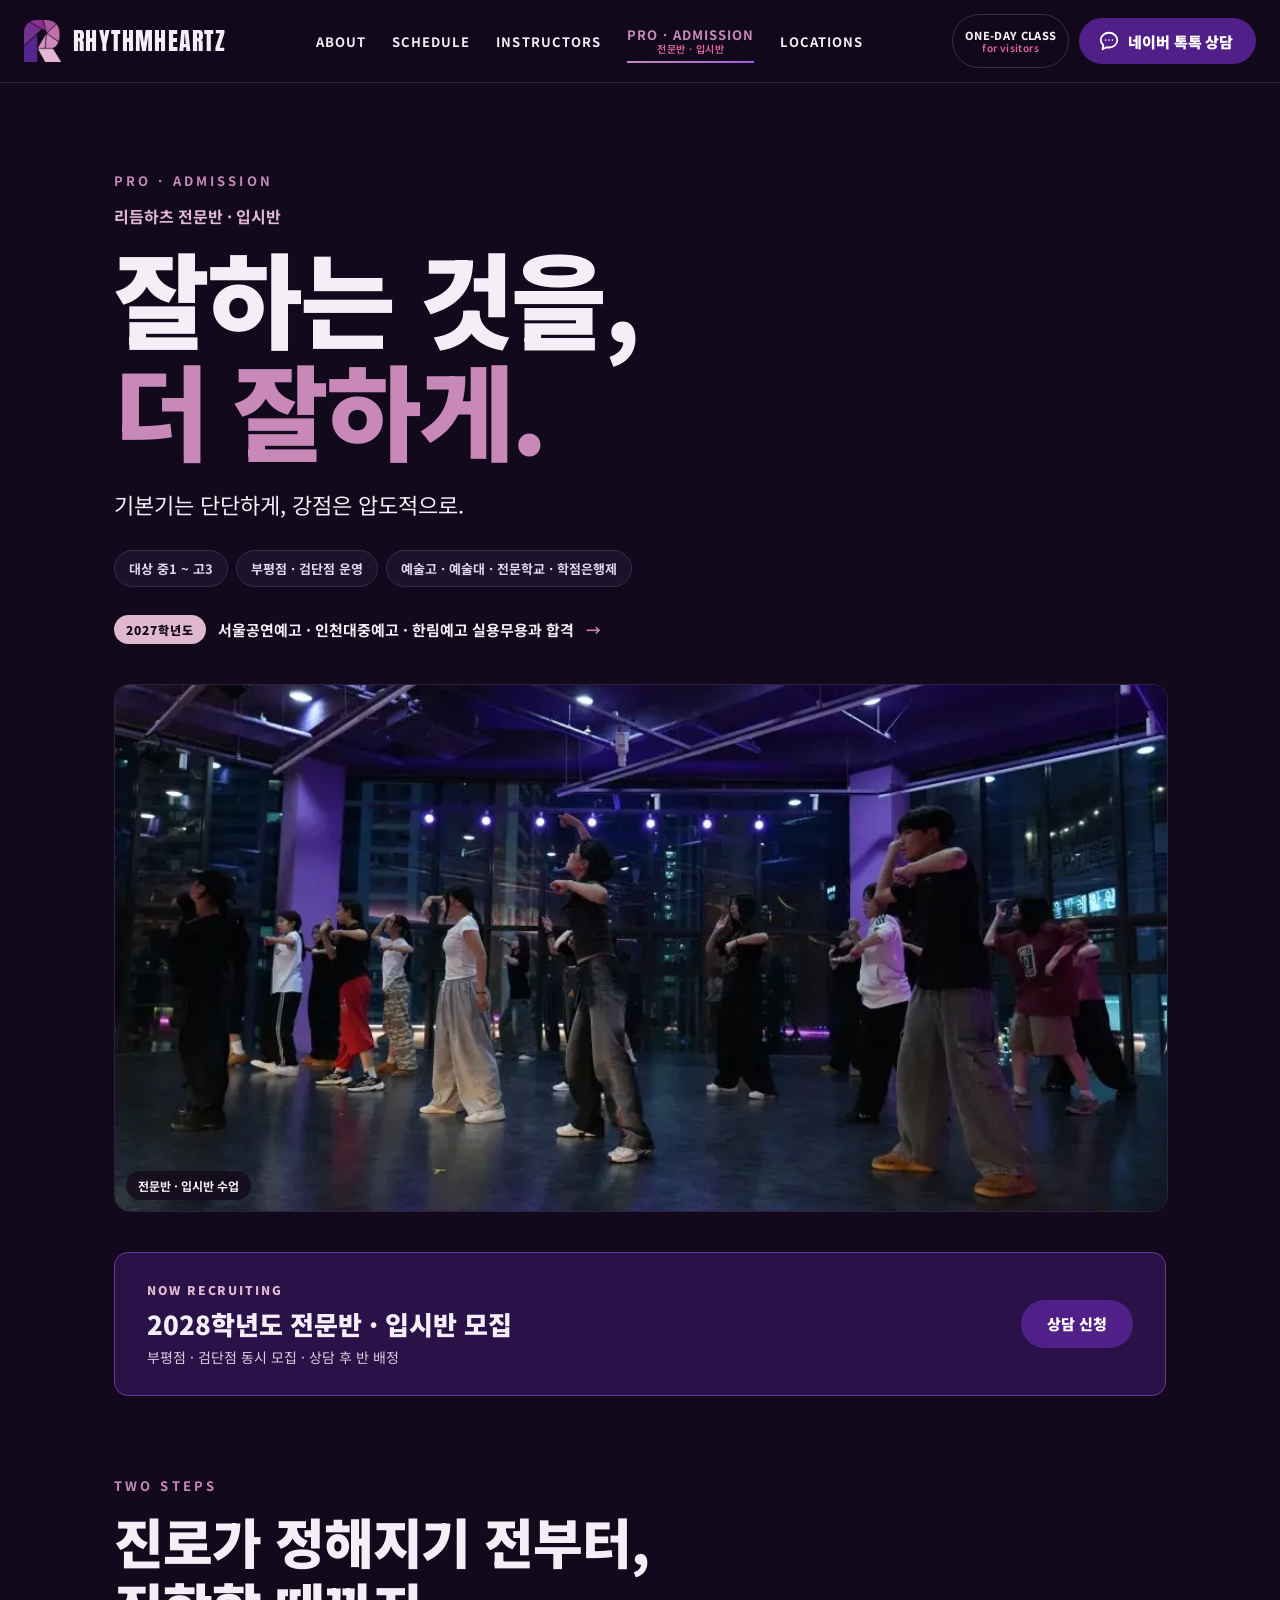
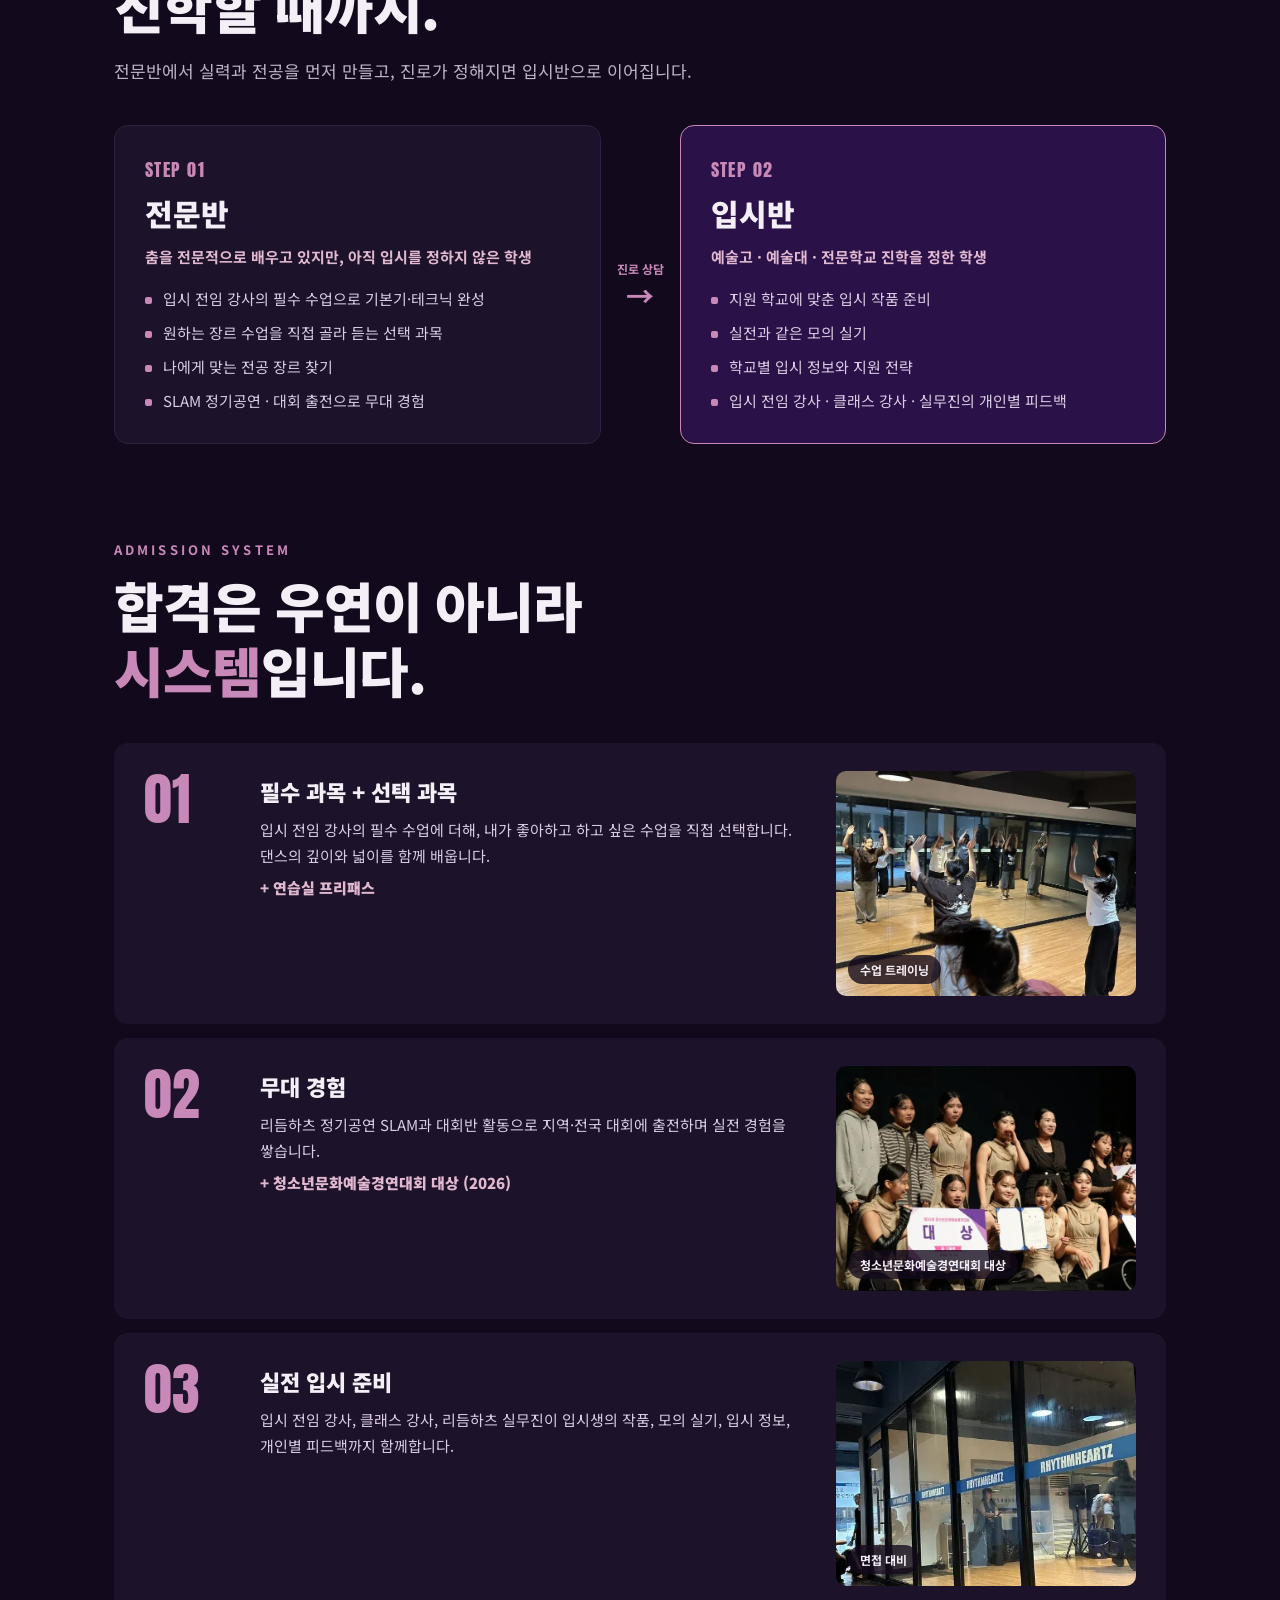
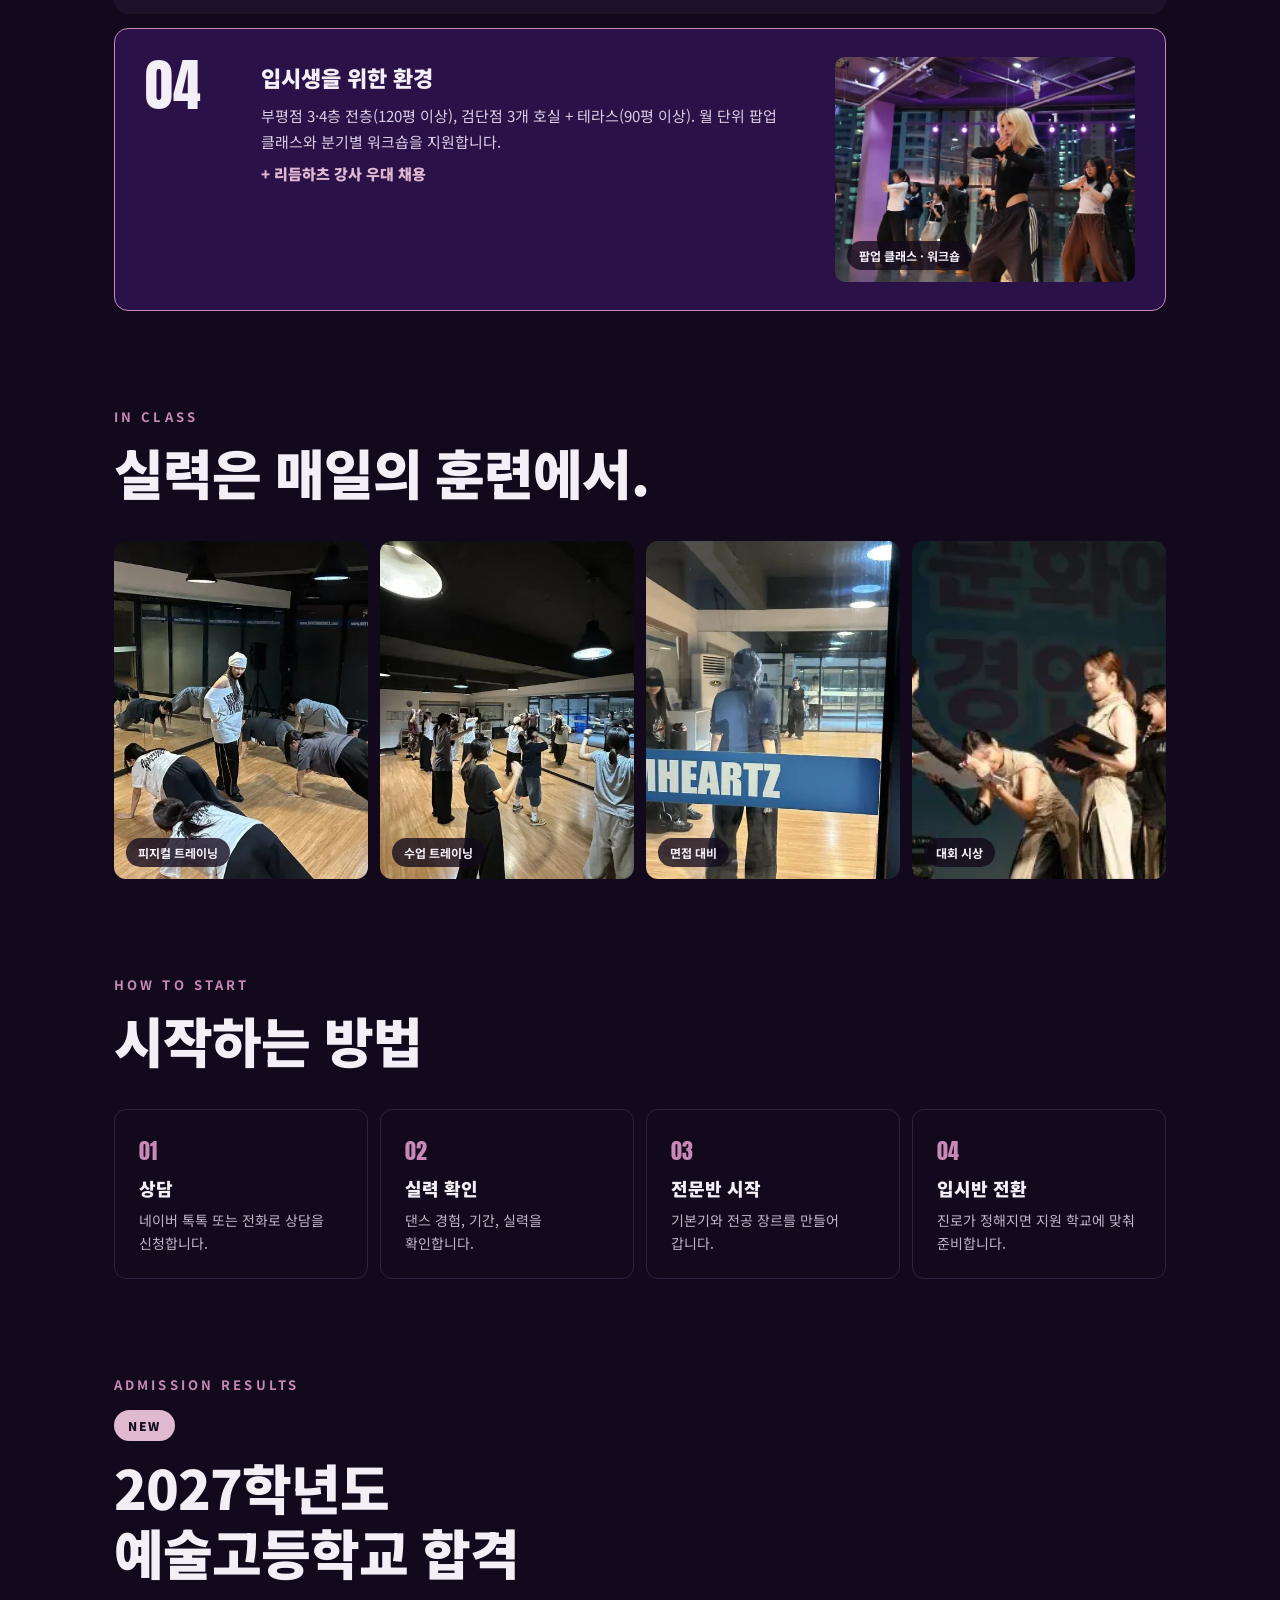
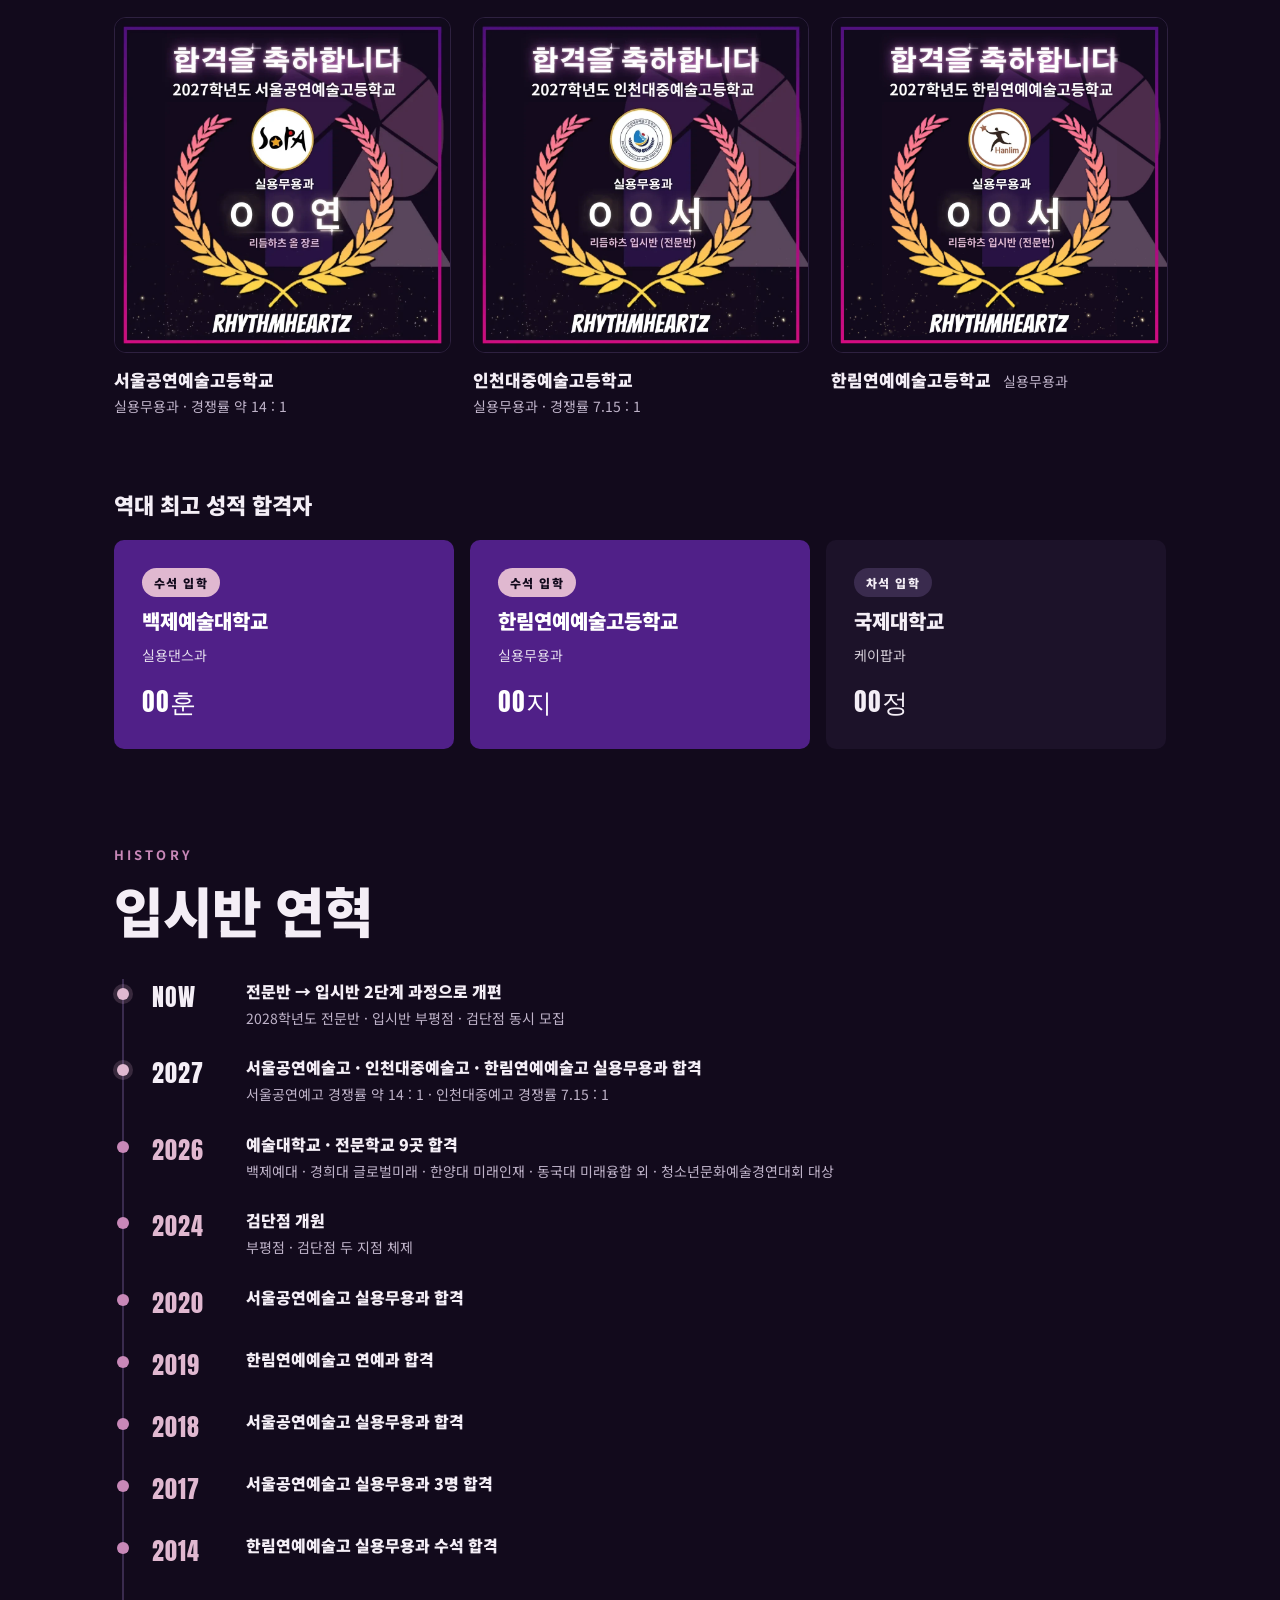
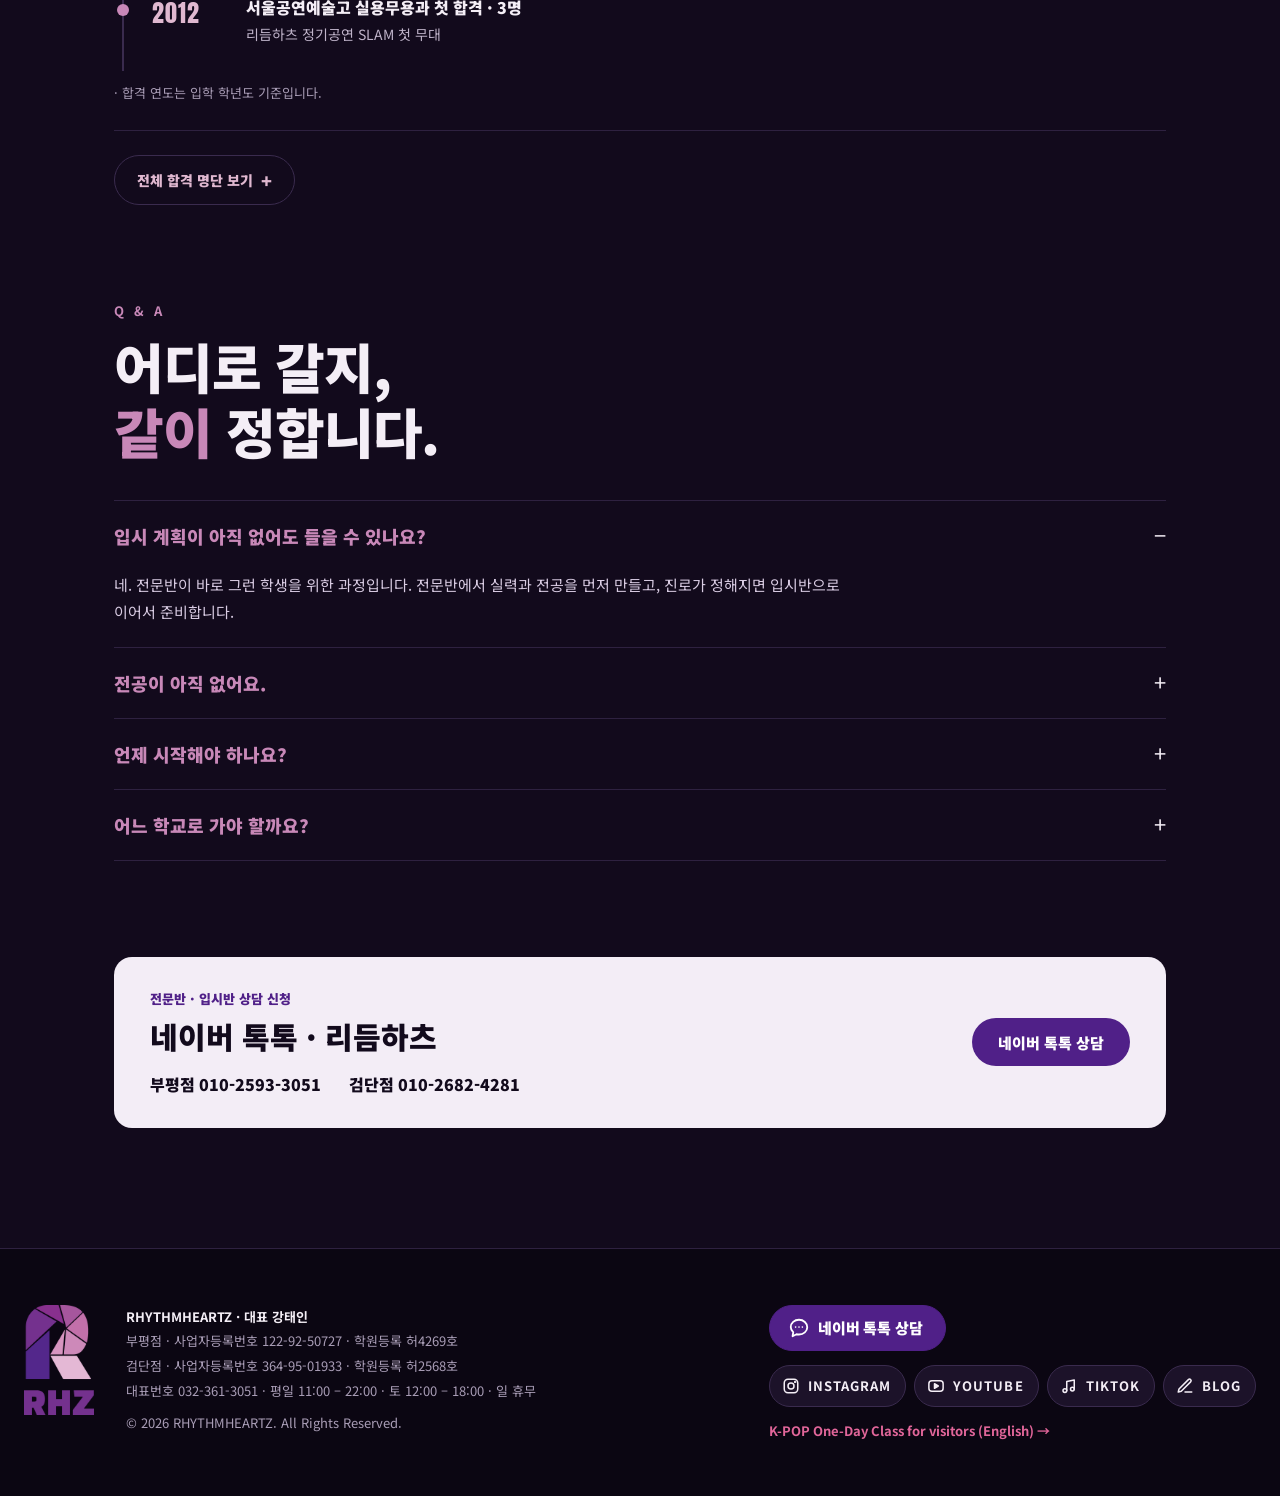
<file: admission.html>
<!doctype html>
<html lang="ko">
<head>
<meta charset="utf-8">
<meta name="viewport" content="width=device-width, initial-scale=1">
<!-- Google tag (gtag.js) -->
<script async src="https://www.googletagmanager.com/gtag/js?id=G-HDFLS1D5MG"></script>
<script>
  window.dataLayer = window.dataLayer || [];
  function gtag(){dataLayer.push(arguments);}
  gtag('js', new Date());
  gtag('config', 'G-HDFLS1D5MG');
  document.addEventListener('click', function (e) {
    var a = e.target.closest && e.target.closest('a[href]');
    if (!a) return;
    var h = a.getAttribute('href') || '';
    var m = h.indexOf('talk.naver.com') > -1 ? 'naver_talk' : h.indexOf('tel:') === 0 ? 'phone' : h.indexOf('naver.me') > -1 ? 'naver_booking' : '';
    if (m) gtag('event', 'consult_click', { method: m, page_path: location.pathname });
  });
</script>
<title>전문반 · 입시반 | 리듬하츠 댄스학원</title>
<meta name="description" content="리듬하츠 전문반·입시반 (중1~고3, 부평점·검단점). 전문반에서 기본기와 전공을 만들고 입시반에서 예술고·예술대 실용무용과 입시를 준비합니다. 2027학년도 서울공연예고·인천대중예고·한림예고 합격.">
<meta property="og:type" content="website">
<meta property="og:site_name" content="리듬하츠 댄스학원">
<meta property="og:title" content="전문반 · 입시반 | 리듬하츠 댄스학원">
<meta property="og:description" content="리듬하츠 전문반·입시반 (중1~고3, 부평점·검단점). 전문반에서 기본기와 전공을 만들고 입시반에서 예술고·예술대 실용무용과 입시를 준비합니다. 2027학년도 서울공연예고·인천대중예고·한림예고 합격.">
<meta property="og:image" content="https://rhythmheartz.com/assets/10dc89c56c7fae7bee373231b5efde02.webp">
<meta name="theme-color" content="#120A1C">
  <link rel="canonical" href="https://rhythmheartz.com/admission.html">
  <meta property="og:url" content="https://rhythmheartz.com/admission.html">
  <meta property="og:locale" content="ko_KR">
<link rel="shortcut icon" type="image/png" href="https://rhythmheartz.com/favicon-192.png">
<link rel="apple-touch-icon" href="https://rhythmheartz.com/apple-touch-icon.png">
<link rel="preconnect" href="https://fonts.googleapis.com">
<link href="https://fonts.googleapis.com/css2?family=Anton&amp;family=Noto+Sans+KR:wght@400;500;700;900&amp;display=swap" rel="stylesheet">
<script type="application/ld+json">{"@context": "https://schema.org", "@type": "FAQPage", "mainEntity": [{"@type": "Question", "name": "입시 계획이 아직 없어도 들을 수 있나요?", "acceptedAnswer": {"@type": "Answer", "text": "네. 전문반이 바로 그런 학생을 위한 과정입니다. 전문반에서 실력과 전공을 먼저 만들고, 진로가 정해지면 입시반으로 이어서 준비합니다."}}, {"@type": "Question", "name": "전공이 아직 없어요.", "acceptedAnswer": {"@type": "Answer", "text": "학생의 댄스 경험, 기간, 실력을 모니터링한 후 가장 잘 어울리는 장르를 함께 찾습니다."}}, {"@type": "Question", "name": "언제 시작해야 하나요?", "acceptedAnswer": {"@type": "Answer", "text": "입시 트렌드와 시기는 불과 몇 년 전과 다릅니다. 일찍 시작할수록 입시 준비의 완성도와 경쟁력을 키울 수 있습니다. 학생의 학년과 목표 학교에 맞는 시작 시기는 상담에서 안내해 드립니다."}}, {"@type": "Question", "name": "어느 학교로 가야 할까요?", "acceptedAnswer": {"@type": "Answer", "text": "예술고등학교, 예술대학교, 전문학교, 학점은행제까지 학교마다 다른 기준을 알려드리고, 학생에게 맞는 길을 함께 고릅니다."}}]}</script>
<style>
body{margin:0;background:#120A1C}
a{color:#F4EEF6;text-decoration:none}a:hover{color:#E0B8D0}
.wrap{max-width:1100px;margin:0 auto;padding-left:24px;padding-right:24px;box-sizing:border-box}
.eyebrow{font-size:13px;font-weight:700;letter-spacing:.24em;color:#C888B8}
.hero-h1{margin:12px 0 0;font-size:clamp(46px,8.4vw,104px);font-weight:900;line-height:1.08;letter-spacing:-.03em}
.chips{list-style:none;margin:28px 0 0;padding:0;display:flex;flex-wrap:wrap;gap:8px}
.chips li{padding:8px 14px;border:1px solid #3A2B4E;border-radius:999px;font-size:13px;font-weight:700;color:#E0D5EA;background:#1C1229}
.hero-proof{margin-top:28px;display:inline-flex;flex-wrap:wrap;align-items:center;gap:8px 12px;font-size:15px;font-weight:700}
.badge,.new{display:inline-block;font-size:12px;font-weight:900;letter-spacing:.08em;padding:6px 12px;border-radius:999px;background:#E0B8D0;color:#120A1C}
.new{letter-spacing:.14em;padding:7px 14px}
.notice{display:flex;flex-wrap:wrap;align-items:center;justify-content:space-between;gap:20px;padding:28px 32px;border-radius:14px;background:#2A1248;border:1px solid #6A3A9A}
.btn{display:inline-flex;align-items:center;justify-content:center;min-height:48px;padding:0 26px;border-radius:999px;background:#502088;color:#fff;font-weight:900;font-size:15px;white-space:nowrap}
.btn:hover{background:#6A2BB0;color:#fff}
.h2{margin:14px 0 0;font-size:clamp(30px,5vw,54px);font-weight:900;line-height:1.2;letter-spacing:-.02em}
.lead{margin:18px 0 0;max-width:640px;font-size:17px;line-height:1.7;color:#BFB3C9}
.steps{margin-top:40px;display:grid;grid-template-columns:minmax(0,1fr) auto minmax(0,1fr);gap:16px;align-items:stretch}
.step{padding:30px;border-radius:14px;background:#1C1229;border:1px solid #2E2140}
.step-hot{background:#2A1248;border-color:#C888B8}
.step-no{font-family:Anton,sans-serif;font-size:18px;letter-spacing:.08em;color:#C888B8}
.step h3{margin:8px 0 0;font-size:30px;font-weight:900}
.step-for{margin:10px 0 0;font-size:15px;line-height:1.6;color:#E0B8D0;font-weight:700}
.step ul{margin:18px 0 0;padding:0;list-style:none;display:flex;flex-direction:column;gap:10px}
.step li{position:relative;padding-left:18px;font-size:15px;line-height:1.6;color:#D9CCE3}
.step li:before{content:"";position:absolute;left:0;top:10px;width:7px;height:7px;border-radius:2px;background:#C888B8}
.step-arrow{display:flex;flex-direction:column;align-items:center;justify-content:center;gap:4px;color:#C888B8;font-size:12px;font-weight:700}
.step-arrow b{font-size:28px;line-height:1}
.sys{margin-top:40px;display:flex;flex-direction:column;gap:14px}
.sys article{display:grid;grid-template-columns:96px minmax(0,1fr);gap:8px 20px;padding:28px 30px;border-radius:14px;background:#1C1229}
.sys article.hot{background:#2A1248;border:1px solid #C888B8}
.sys-no{font-family:Anton,sans-serif;font-size:56px;line-height:1;color:#C888B8}
.sys article.hot .sys-no{color:#F4EEF6}
.sys h3{margin:4px 0 0;font-size:22px;font-weight:900}
.sys p{margin:10px 0 0;font-size:15px;line-height:1.75;color:#D9CCE3}
.sys p.plus{margin-top:6px;color:#E0B8D0;font-weight:900}
.flow{list-style:none;margin:36px 0 0;padding:0;display:grid;grid-template-columns:repeat(4,minmax(0,1fr));gap:12px}
.flow li{padding:24px;border-radius:12px;border:1px solid #2E2140;display:flex;flex-direction:column;gap:8px}
.flow b{font-family:Anton,sans-serif;font-size:22px;color:#C888B8;font-weight:400}
.flow .t{font-size:18px;font-weight:900}
.flow .d{font-size:14px;line-height:1.6;color:#BFB3C9}
.pass-grid{margin-top:32px;display:grid;grid-template-columns:repeat(auto-fit,minmax(280px,1fr));gap:24px}
.pass-grid figure{margin:0}
.pass-grid img{display:block;width:100%;height:auto;border-radius:12px;border:1px solid #2E2140}
.pass-grid figcaption{margin-top:14px;display:flex;flex-wrap:wrap;align-items:baseline;gap:4px 12px}
.pass-grid .s{font-size:17px;font-weight:900}.pass-grid .d{font-size:14px;color:#BFB3C9}
.tops{display:grid;grid-template-columns:repeat(auto-fit,minmax(260px,1fr));gap:16px}
.top{padding:28px;border-radius:10px;background:#1C1229;display:flex;flex-direction:column;gap:10px}
.top.gold{background:#502088;color:#fff}
.top .chip{align-self:flex-start;font-size:12px;font-weight:900;letter-spacing:.12em;padding:6px 12px;border-radius:999px;background:#3A2B4E}
.top.gold .chip{background:#E0B8D0;color:#120A1C}
.top .s{font-size:20px;font-weight:900;line-height:1.4}.top .d{font-size:14px;opacity:.85}
.top .n{margin-top:6px;font-family:Anton,sans-serif;font-size:26px;letter-spacing:.04em}
.hist{list-style:none;margin:36px 0 0 8px;padding:0;border-left:2px solid #3A2B4E}
.hist li{position:relative;display:grid;grid-template-columns:76px minmax(0,1fr);gap:4px 18px;padding:0 0 26px 28px}
.hist li:before{content:"";position:absolute;left:-7px;top:9px;width:12px;height:12px;border-radius:999px;background:#C888B8}
.hist li.now:before{background:#E0B8D0;box-shadow:0 0 0 4px rgba(224,184,208,.18)}
.hist .y{font-family:Anton,sans-serif;font-size:24px;letter-spacing:.04em;color:#E0B8D0}
.hist li.now .y{color:#F4EEF6}
.hist b{display:block;font-size:16px;font-weight:900;line-height:1.5}
.hist div span{display:block;margin-top:4px;font-size:14px;line-height:1.6;color:#BFB3C9}
.note{margin:12px 0 0;font-size:13px;color:#A99DB6}
.more{margin-top:28px;border-top:1px solid #2E2140;padding-top:8px}
.more>summary,.faq summary{cursor:pointer;list-style:none}
.more>summary::-webkit-details-marker,.faq summary::-webkit-details-marker{display:none}
.more>summary{display:inline-flex;align-items:center;gap:8px;min-height:48px;padding:0 22px;margin-top:16px;border-radius:999px;border:1px solid #3A2B4E;font-size:14px;font-weight:900;color:#E0B8D0}
.more>summary:after{content:"+";font-size:18px}
.more[open]>summary:after{content:"−"}
.rows{display:flex;flex-direction:column;gap:8px}
.rows div{display:grid;grid-template-columns:minmax(0,1.3fr) minmax(0,1fr) minmax(0,1.3fr);gap:6px 18px;align-items:center;padding:16px 20px;border-radius:8px;background:#1C1229;border:1px solid #2E2140;font-size:14px}
.rows b{font-size:15px;font-weight:900}.rows span:nth-child(2){color:#BFB3C9}
.faq{margin-top:36px;border-top:1px solid #2E2140}
.faq details{border-bottom:1px solid #2E2140}
.faq summary{display:flex;justify-content:space-between;gap:16px;padding:22px 0;font-size:18px;font-weight:900;color:#C888B8}
.faq summary:after{content:"+";color:#F4EEF6;font-weight:400;font-size:22px;line-height:1}
.faq details[open] summary:after{content:"−"}
.faq p{margin:0 0 22px;font-size:15px;line-height:1.8;color:#D9CCE3;max-width:760px}
.cta{display:flex;flex-wrap:wrap;align-items:center;justify-content:space-between;gap:24px;padding:32px 36px;border-radius:18px;background:#F3EDF6}
.cta .tels{margin-top:14px;display:flex;flex-wrap:wrap;gap:6px 28px;font-size:16px;font-weight:900}
.cta .tels a{color:#120A1C}.cta .tels a:hover{color:#502088}
@media (max-width:760px){
 .steps{grid-template-columns:1fr}
 .step-arrow{flex-direction:row;padding:4px 0}.step-arrow b{transform:rotate(90deg)}
 .sys article{grid-template-columns:1fr;padding:24px}
 .sys-no{font-size:40px}
 .flow{grid-template-columns:1fr 1fr}
 .rows div{grid-template-columns:1fr}
 .hist li{grid-template-columns:1fr;gap:2px}
 .notice,.cta{padding:24px}
}
.hero-photo{margin:40px 0 0;position:relative}
.hero-photo img{display:block;width:100%;height:auto;aspect-ratio:16/8;object-fit:cover;border-radius:16px;border:1px solid #2E2140}
.hero-photo figcaption,.sys-img figcaption,.gallery figcaption{position:absolute;left:12px;bottom:12px;padding:6px 12px;border-radius:999px;background:rgba(18,10,28,.78);font-size:12px;font-weight:700;color:#F4EEF6}
.sys article{grid-template-columns:96px minmax(0,1fr) 300px !important}
.sys-img{margin:0;position:relative;align-self:start}
.sys-img img{display:block;width:100%;height:auto;aspect-ratio:4/3;object-fit:cover;border-radius:10px}
.gallery{margin-top:36px;display:grid;grid-template-columns:repeat(4,minmax(0,1fr));gap:12px}
.gallery figure{margin:0;position:relative}
.gallery img{display:block;width:100%;aspect-ratio:3/4;object-fit:cover;border-radius:12px}
@media (max-width:760px){
 .sys article{grid-template-columns:1fr !important}
 .sys-img img{aspect-ratio:16/10}
 .gallery{grid-template-columns:1fr 1fr}
 .gallery .g-wide{grid-column:span 2}
 .gallery .g-wide img{aspect-ratio:16/9}
 .hero-photo img{aspect-ratio:4/3}
}
</style>
<link rel="stylesheet" href="rhz.css?v=20261113b">
  <script type="application/ld+json">{"@context": "https://schema.org", "@type": "WebPage", "@id": "https://rhythmheartz.com/admission.html#webpage", "url": "https://rhythmheartz.com/admission.html", "name": "전문반 · 입시반 | 리듬하츠 댄스학원", "description": "리듬하츠 전문반·입시반 (중1~고3, 부평점·검단점). 전문반에서 기본기와 전공을 만들고 입시반에서 예술고·예술대 실용무용과 입시를 준비합니다. 2027학년도 서울공연예고·인천대중예고·한림예고 합격.", "inLanguage": "ko-KR", "isPartOf": {"@type": "WebSite", "@id": "https://rhythmheartz.com/#website", "name": "리듬하츠 댄스학원", "url": "https://rhythmheartz.com/"}}</script>
  <script type="application/ld+json">{"@context": "https://schema.org", "@type": "BreadcrumbList", "itemListElement": [{"@type": "ListItem", "position": 1, "name": "리듬하츠 댄스학원", "item": "https://rhythmheartz.com/"}, {"@type": "ListItem", "position": 2, "name": "전문반 · 입시반", "item": "https://rhythmheartz.com/admission.html"}]}</script>
</head>
<body>
<div style="background: #120A1C; color: #F4EEF6; font-family: 'Noto Sans KR', sans-serif; min-height: 100vh">

  <header style="background: #120A1C; border-bottom: 1px solid #2E2140">
    <div style="max-width: 1320px; margin: 0 auto; padding: 14px 24px; display: flex; flex-wrap: wrap; align-items: center; justify-content: space-between; gap: 16px">
      <a href="index.html" aria-label="리듬하츠 홈" style="display: flex; align-items: center; gap: 12px">
        <img src="assets/27e27835ec9281c760961e50d63a6fe2.png" alt="" style="height: 42px; width: auto; display: block">
        <span style="font-family: Anton, sans-serif; font-size: 24px; letter-spacing: 0.05em; color: #F4EEF6">RHYTHMHEARTZ</span>
      </a>
      <nav aria-label="주 메뉴" style="display: flex; flex-wrap: wrap; align-items: center; gap: 6px 26px; font-size: 13px; font-weight: 700; letter-spacing: 0.08em">
        <a href="about.html" style="color: #F4EEF6">ABOUT</a>
        <a href="schedule.html" style="color: #F4EEF6">SCHEDULE</a>
        <a href="instructors.html" style="color: #F4EEF6">INSTRUCTORS</a>
        <a href="admission.html" aria-current="page" style="display: inline-flex; flex-direction: column; align-items: center; line-height: 1.2; color: #C888B8"><span>PRO · ADMISSION</span><span style="font-size: 10px; font-weight: 600; letter-spacing: 0.04em; color: #E2669A">전문반 · 입시반</span></a>
        <a href="index.html#locations" style="color: #F4EEF6">LOCATIONS</a>
      </nav>
      <div style="display: flex; flex-wrap: wrap; align-items: center; gap: 10px">
        <a href="en/" lang="en" hreflang="en" aria-label="English page: K-POP One-Day Class for visitors" style="display: inline-flex; align-items: center; justify-content: center; min-height: 44px; min-width: 44px; padding: 4px 12px; border: 1px solid #3A2B4E; border-radius: 999px; color: #F4EEF6; font-size: 11px; font-weight: 800; letter-spacing: 0.03em"><span style="display:flex;flex-direction:column;align-items:center;line-height:1.15;white-space:nowrap"><span>ONE-DAY CLASS</span><span style="font-size:10px;font-weight:600;letter-spacing:0.04em;color:#E2669A">for visitors</span></span></a>
        <a href="https://talk.naver.com/profile/w4ufe2" aria-label="네이버 톡톡으로 상담 문의" style="display: inline-flex; align-items: center; gap: 8px; min-height: 44px; padding: 0 22px 0 18px; background: #502088; border: 1px solid #502088; color: #FFFFFF; font-weight: 900; font-size: 15px; letter-spacing: -0.01em; border-radius: 999px; white-space: nowrap"><svg width="22" height="22" viewBox="0 0 24 24" fill="none" stroke="currentColor" stroke-width="2" stroke-linecap="round" stroke-linejoin="round" aria-hidden="true"><path d="M12 3C7 3 3 6.6 3 11c0 2.2 1 4.2 2.7 5.7L5 21l4.3-2.2c.9.2 1.8.3 2.7.3 5 0 9-3.6 9-8s-4-8.1-9-8.1z"></path><circle cx="8.3" cy="11" r="0.9" fill="currentColor" stroke="none"></circle><circle cx="12" cy="11" r="0.9" fill="currentColor" stroke="none"></circle><circle cx="15.7" cy="11" r="0.9" fill="currentColor" stroke="none"></circle></svg>네이버 톡톡 상담</a>
      </div>
    </div>
  </header>

  <main>
  <!-- HERO -->
  <section class="wrap" style="padding-top: 88px; padding-bottom: 40px">
    <div class="eyebrow">PRO · ADMISSION</div>
    <p style="margin: 14px 0 0; font-size: 16px; font-weight: 700; color: #E0B8D0">리듬하츠 전문반 · 입시반</p>
    <h1 class="hero-h1">잘하는 것을,<br><span style="color: #C888B8">더 잘하게.</span></h1>
    <p style="margin: 22px 0 0; font-size: clamp(17px, 2.2vw, 22px); line-height: 1.6; color: #F4EEF6">기본기는 단단하게, 강점은 압도적으로.</p>
    <ul class="chips" aria-label="과정 기본 정보">
      <li>대상 중1 ~ 고3</li>
      <li>부평점 · 검단점 운영</li>
      <li>예술고 · 예술대 · 전문학교 · 학점은행제</li>
    </ul>
    <a href="#y2027" class="hero-proof">
      <span class="badge">2027학년도</span>
      <span>서울공연예고 · 인천대중예고 · 한림예고 실용무용과 합격</span>
      <span aria-hidden="true" style="color: #C888B8">→</span>
    </a>
    <figure class="hero-photo">
      <img src="assets/pro-class.webp" alt="리듬하츠 전문반 · 입시반 수업 장면" width="966" height="644" fetchpriority="high">
      <figcaption>전문반 · 입시반 수업</figcaption>
    </figure>
  </section>

  <!-- 모집 공지 (매년 문구만 교체) -->
  <section class="wrap" style="padding-bottom: 80px">
    <div class="notice">
      <div>
        <div style="font-size: 12px; font-weight: 900; letter-spacing: 0.16em; color: #E0B8D0">NOW RECRUITING</div>
        <div style="margin-top: 8px; font-size: clamp(20px, 3vw, 26px); font-weight: 900; line-height: 1.35">2028학년도 전문반 · 입시반 모집</div>
        <div style="margin-top: 6px; font-size: 14px; color: #D9CCE3">부평점 · 검단점 동시 모집 · 상담 후 반 배정</div>
      </div>
      <a href="https://talk.naver.com/profile/w4ufe2" class="btn">상담 신청</a>
    </div>
  </section>

  <!-- 2단계 과정 -->
  <section class="wrap" style="padding-bottom: 96px">
    <div class="eyebrow">TWO STEPS</div>
    <h2 class="h2">진로가 정해지기 전부터,<br>진학할 때까지.</h2>
    <p class="lead">전문반에서 실력과 전공을 먼저 만들고, 진로가 정해지면 입시반으로 이어집니다.</p>
    <div class="steps">
      <article class="step">
        <div class="step-no">STEP 01</div>
        <h3>전문반</h3>
        <p class="step-for">춤을 전문적으로 배우고 있지만, 아직 입시를 정하지 않은 학생</p>
        <ul>
          <li>입시 전임 강사의 필수 수업으로 기본기·테크닉 완성</li>
          <li>원하는 장르 수업을 직접 골라 듣는 선택 과목</li>
          <li>나에게 맞는 전공 장르 찾기</li>
          <li>SLAM 정기공연 · 대회 출전으로 무대 경험</li>
        </ul>
      </article>
      <div class="step-arrow" aria-hidden="true"><span>진로 상담</span><b>→</b></div>
      <article class="step step-hot">
        <div class="step-no">STEP 02</div>
        <h3>입시반</h3>
        <p class="step-for">예술고 · 예술대 · 전문학교 진학을 정한 학생</p>
        <ul>
          <li>지원 학교에 맞춘 입시 작품 준비</li>
          <li>실전과 같은 모의 실기</li>
          <li>학교별 입시 정보와 지원 전략</li>
          <li>입시 전임 강사 · 클래스 강사 · 실무진의 개인별 피드백</li>
        </ul>
      </article>
    </div>
  </section>

  <!-- SYSTEM -->
  <section class="wrap" style="padding-bottom: 96px">
    <div class="eyebrow">ADMISSION SYSTEM</div>
    <h2 class="h2">합격은 우연이 아니라<br><span style="color: #C888B8">시스템</span>입니다.</h2>
    <div class="sys">
      <article>
        <div class="sys-no">01</div>
        <div>
          <h3>필수 과목 + 선택 과목</h3>
          <p>입시 전임 강사의 필수 수업에 더해, 내가 좋아하고 하고 싶은 수업을 직접 선택합니다. 댄스의 깊이와 넓이를 함께 배웁니다.</p>
          <p class="plus">+ 연습실 프리패스</p>
        </div>
        <figure class="sys-img"><img src="assets/pro-training-2.webp" alt="전문반 · 입시반 수업 트레이닝" loading="lazy" style="object-position: center"><figcaption>수업 트레이닝</figcaption></figure>
      </article>
      <article>
        <div class="sys-no">02</div>
        <div>
          <h3>무대 경험</h3>
          <p>리듬하츠 정기공연 SLAM과 대회반 활동으로 지역·전국 대회에 출전하며 실전 경험을 쌓습니다.</p>
          <p class="plus">+ 청소년문화예술경연대회 대상 (2026)</p>
        </div>
        <figure class="sys-img"><img src="assets/pro-award.webp" alt="제25회 청소년문화예술경연대회 중·고등부 대상 수상" loading="lazy" style="object-position: center 30%"><figcaption>청소년문화예술경연대회 대상</figcaption></figure>
      </article>
      <article>
        <div class="sys-no">03</div>
        <div>
          <h3>실전 입시 준비</h3>
          <p>입시 전임 강사, 클래스 강사, 리듬하츠 실무진이 입시생의 작품, 모의 실기, 입시 정보, 개인별 피드백까지 함께합니다.</p>
        </div>
        <figure class="sys-img"><img src="assets/pro-interview.webp" alt="입시 면접 대비" loading="lazy" style="object-position: center 40%"><figcaption>면접 대비</figcaption></figure>
      </article>
      <article class="hot">
        <div class="sys-no">04</div>
        <div>
          <h3>입시생을 위한 환경</h3>
          <p>부평점 3·4층 전층(120평 이상), 검단점 3개 호실 + 테라스(90평 이상). 월 단위 팝업 클래스와 분기별 워크숍을 지원합니다.</p>
          <p class="plus">+ 리듬하츠 강사 우대 채용</p>
        </div>
        <figure class="sys-img"><img src="assets/pro-workshop.webp" alt="팝업 클래스 · 워크숍" loading="lazy" style="object-position: center 30%"><figcaption>팝업 클래스 · 워크숍</figcaption></figure>
      </article>
    </div>
  </section>

  <!-- IN CLASS -->
  <section class="wrap" style="padding-bottom: 96px">
    <div class="eyebrow">IN CLASS</div>
    <h2 class="h2">실력은 매일의 훈련에서.</h2>
    <div class="gallery">
      <figure class="g-wide"><img src="assets/pro-physical.webp" alt="피지컬 트레이닝" loading="lazy"><figcaption>피지컬 트레이닝</figcaption></figure>
      <figure><img src="assets/pro-training.webp" alt="수업 트레이닝" loading="lazy"><figcaption>수업 트레이닝</figcaption></figure>
      <figure><img src="assets/pro-interview-2.webp" alt="면접 대비" loading="lazy" style="object-position: center 45%"><figcaption>면접 대비</figcaption></figure>
      <figure class="g-wide"><img src="assets/pro-award-stage.webp" alt="청소년문화예술경연대회 시상" loading="lazy"><figcaption>대회 시상</figcaption></figure>
    </div>
  </section>

  <!-- 시작 절차 -->
  <section class="wrap" style="padding-bottom: 96px">
    <div class="eyebrow">HOW TO START</div>
    <h2 class="h2">시작하는 방법</h2>
    <ol class="flow">
      <li><b>01</b><span class="t">상담</span><span class="d">네이버 톡톡 또는 전화로 상담을 신청합니다.</span></li>
      <li><b>02</b><span class="t">실력 확인</span><span class="d">댄스 경험, 기간, 실력을 확인합니다.</span></li>
      <li><b>03</b><span class="t">전문반 시작</span><span class="d">기본기와 전공 장르를 만들어 갑니다.</span></li>
      <li><b>04</b><span class="t">입시반 전환</span><span class="d">진로가 정해지면 지원 학교에 맞춰 준비합니다.</span></li>
    </ol>
  </section>

  <!-- RESULTS -->
  <section id="y2027" class="wrap" style="padding-bottom: 72px; scroll-margin-top: 24px">
    <div class="eyebrow">ADMISSION RESULTS</div>
    <div style="margin-top: 16px"><span class="new">NEW</span></div>
    <h2 class="h2" style="margin-top: 14px">2027학년도<br>예술고등학교 합격</h2>
    <div class="pass-grid">
      <figure>
        <img src="assets/2027-pass-sopa-oo.webp" alt="2027학년도 서울공연예술고등학교 실용무용과 합격" width="1080" height="1080" loading="lazy">
        <figcaption><span class="s">서울공연예술고등학교</span><span class="d">실용무용과 · 경쟁률 약 14 : 1</span></figcaption>
      </figure>
      <figure>
        <img src="assets/2027-pass-incheon-oo.webp" alt="2027학년도 인천대중예술고등학교 실용무용과 합격" width="1080" height="1080" loading="lazy">
        <figcaption><span class="s">인천대중예술고등학교</span><span class="d">실용무용과 · 경쟁률 7.15 : 1</span></figcaption>
      </figure>
      <figure>
        <img src="assets/2027-pass-hanlim-oo.webp" alt="2027학년도 한림연예예술고등학교 실용무용과 합격" width="1080" height="1080" loading="lazy">
        <figcaption><span class="s">한림연예예술고등학교</span><span class="d">실용무용과</span></figcaption>
      </figure>
    </div>
  </section>

  <section class="wrap" style="padding-bottom: 96px">
    <h2 style="margin: 0 0 20px; font-size: 22px; font-weight: 900">역대 최고 성적 합격자</h2>
    <div class="tops">
      <div class="top gold"><span class="chip">수석 입학</span><div class="s">백제예술대학교</div><div class="d">실용댄스과</div><div class="n">OO훈</div></div>
      <div class="top gold"><span class="chip">수석 입학</span><div class="s">한림연예예술고등학교</div><div class="d">실용무용과</div><div class="n">OO지</div></div>
      <div class="top"><span class="chip">차석 입학</span><div class="s">국제대학교</div><div class="d">케이팝과</div><div class="n">OO정</div></div>
    </div>
  </section>

  <!-- HISTORY -->
  <section id="history" class="wrap" style="padding-bottom: 96px">
    <div class="eyebrow">HISTORY</div>
    <h2 class="h2">입시반 연혁</h2>
    <ol class="hist">
      <li class="now"><span class="y">NOW</span><div><b>전문반 → 입시반 2단계 과정으로 개편</b><span>2028학년도 전문반 · 입시반 부평점 · 검단점 동시 모집</span></div></li>
      <li class="now"><span class="y">2027</span><div><b>서울공연예술고 · 인천대중예술고 · 한림연예예술고 실용무용과 합격</b><span>서울공연예고 경쟁률 약 14 : 1 · 인천대중예고 경쟁률 7.15 : 1</span></div></li>
      <li><span class="y">2026</span><div><b>예술대학교 · 전문학교 9곳 합격</b><span>백제예대 · 경희대 글로벌미래 · 한양대 미래인재 · 동국대 미래융합 외 · 청소년문화예술경연대회 대상</span></div></li>
      <li><span class="y">2024</span><div><b>검단점 개원</b><span>부평점 · 검단점 두 지점 체제</span></div></li>
      <li><span class="y">2020</span><div><b>서울공연예술고 실용무용과 합격</b></div></li>
      <li><span class="y">2019</span><div><b>한림연예예술고 연예과 합격</b></div></li>
      <li><span class="y">2018</span><div><b>서울공연예술고 실용무용과 합격</b></div></li>
      <li><span class="y">2017</span><div><b>서울공연예술고 실용무용과 3명 합격</b></div></li>
      <li><span class="y">2014</span><div><b>한림연예예술고 실용무용과 수석 합격</b></div></li>
      <li><span class="y">2012</span><div><b>서울공연예술고 실용무용과 첫 합격 · 3명</b><span>리듬하츠 정기공연 SLAM 첫 무대</span></div></li>
    </ol>
    <p class="note">· 합격 연도는 입학 학년도 기준입니다.</p>

    <details class="more">
      <summary>전체 합격 명단 보기</summary>
      <h3 style="margin: 28px 0 14px; font-size: 18px; font-weight: 900">예술대학교 · 전문학교 <span style="font-size: 14px; color: #BFB3C9">(2026학년도)</span></h3>
      <div class="rows">
        <div><b>백제예술대학교</b><span>실용댄스과</span><span>OO은 · OO정 · OO희</span></div>
        <div><b>김포대학교</b><span>글로벌실용무용과</span><span>OO은 · OO현</span></div>
        <div><b>서울문화예술대학교</b><span>실용무용과</span><span>OO정</span></div>
        <div><b>한양대학교 미래인재</b><span>실용무용과</span><span>OO은 · OO현</span></div>
        <div><b>세종대학교 미래교육</b><span>실용무용과</span><span>OO은</span></div>
        <div><b>경희대학교 글로벌미래</b><span>실용무용과</span><span>OO현 · OO인 · OO서</span></div>
        <div><b>동국대학교 미래융합</b><span>실용무용과</span><span>OO현 · OO정</span></div>
        <div><b>서울종합예술실용학교</b><span>무용예술계열</span><span>OO서 · OO정</span></div>
        <div><b>호서예술실용전문학교</b><span>실용무용계열</span><span>OO서 · OO인 · OO현 · OO정</span></div>
      </div>
      <h3 style="margin: 32px 0 14px; font-size: 18px; font-weight: 900">예술고등학교</h3>
      <div class="rows">
        <div><b>2027 · 서울공연예술고등학교</b><span>실용무용과</span><span>OO연</span></div>
        <div><b>2027 · 인천대중예술고등학교</b><span>실용무용과</span><span>OO서</span></div>
        <div><b>2027 · 한림연예예술고등학교</b><span>실용무용과</span><span>OO서</span></div>
        <div><b>2020 · 서울공연예술고등학교</b><span>실용무용과</span><span>OO아</span></div>
        <div><b>2019 · 한림연예예술고등학교</b><span>연예과</span><span>OO미</span></div>
        <div><b>2018 · 서울공연예술고등학교</b><span>실용무용과</span><span>OO진</span></div>
        <div><b>2017 · 서울공연예술고등학교</b><span>실용무용과</span><span>OO연 · OO서 · OO영</span></div>
        <div><b>2014 · 한림연예예술고등학교</b><span>실용무용과</span><span>OO지</span></div>
        <div><b>2012 · 서울공연예술고등학교</b><span>실용무용과</span><span>OO석 · OO우 · OO린</span></div>
      </div>
      <p class="note">· 합격생 이름은 마지막 글자만 표기했어요.</p>
    </details>
  </section>

  <!-- FAQ -->
  <section id="faq" class="wrap" style="padding-bottom: 96px">
    <div class="eyebrow">Q &amp; A</div>
    <h2 class="h2">어디로 갈지,<br><span style="color: #C888B8">같이</span> 정합니다.</h2>
    <div class="faq">
      <details open>
        <summary>입시 계획이 아직 없어도 들을 수 있나요?</summary>
        <p>네. 전문반이 바로 그런 학생을 위한 과정입니다. 전문반에서 실력과 전공을 먼저 만들고, 진로가 정해지면 입시반으로 이어서 준비합니다.</p>
      </details>
      <details>
        <summary>전공이 아직 없어요.</summary>
        <p>학생의 댄스 경험, 기간, 실력을 모니터링한 후 가장 잘 어울리는 장르를 함께 찾습니다.</p>
      </details>
      <details>
        <summary>언제 시작해야 하나요?</summary>
        <p>입시 트렌드와 시기는 불과 몇 년 전과 다릅니다. 일찍 시작할수록 입시 준비의 완성도와 경쟁력을 키울 수 있습니다. 학생의 학년과 목표 학교에 맞는 시작 시기는 상담에서 안내해 드립니다.</p>
      </details>
      <details>
        <summary>어느 학교로 가야 할까요?</summary>
        <p>예술고등학교, 예술대학교, 전문학교, 학점은행제까지 학교마다 다른 기준을 알려드리고, 학생에게 맞는 길을 함께 고릅니다.</p>
      </details>
    </div>
  </section>

  <!-- CTA -->
  <section class="wrap" style="padding-bottom: 120px">
    <div class="cta">
      <div>
        <div style="font-size: 13px; font-weight: 900; color: #502088">전문반 · 입시반 상담 신청</div>
        <div style="margin-top: 6px; font-size: clamp(22px, 3.2vw, 30px); font-weight: 900; color: #120A1C">네이버 톡톡 · 리듬하츠</div>
        <div class="tels">
          <a href="tel:010-2593-3051">부평점 010-2593-3051</a>
          <a href="tel:010-2682-4281">검단점 010-2682-4281</a>
        </div>
      </div>
      <a href="https://talk.naver.com/profile/w4ufe2" class="btn">네이버 톡톡 상담</a>
    </div>
  </section>
  </main>


  <footer id="join" style="background: #0B0612; color: #F4EEF6; border-top: 1px solid #2E2140">
    <div style="max-width: 1320px; margin: 0 auto; padding: 56px 24px; box-sizing: border-box; display: flex; flex-wrap: wrap; justify-content: space-between; gap: 40px">
      <div style="display: flex; flex-wrap: wrap; gap: 32px; align-items: flex-start">
        <img src="assets/7a2f5a843c11fdf36d3899be3c47dffe.png" alt="RHZ 리듬하츠" style="height: 110px; width: auto; display: block">
        <div style="font-size: 13px; line-height: 1.9; color: #A99DB6">
          <div style="color: #F4EEF6; font-weight: 700">RHYTHMHEARTZ · 대표 강태인</div>
          <div>부평점 · 사업자등록번호 122-92-50727 · 학원등록 허4269호</div>
          <div>검단점 · 사업자등록번호 364-95-01933 · 학원등록 허2568호</div>
          <div>대표번호 032-361-3051 · 평일 11:00 – 22:00 · 토 12:00 – 18:00 · 일 휴무</div>
          <div style="margin-top: 8px">© 2026 RHYTHMHEARTZ. All Rights Reserved.</div>
        </div>
      </div>
      <div style="display: flex; flex-direction: column; align-items: flex-start; gap: 14px">
        <a href="https://talk.naver.com/profile/w4ufe2" aria-label="네이버 톡톡으로 상담 문의" style="display: inline-flex; align-items: center; gap: 8px; min-height: 44px; padding: 0 22px 0 18px; background: #502088; border: 1px solid #502088; color: #FFFFFF; font-weight: 900; font-size: 15px; letter-spacing: -0.01em; border-radius: 999px; white-space: nowrap"><svg width="22" height="22" viewBox="0 0 24 24" fill="none" stroke="currentColor" stroke-width="2" stroke-linecap="round" stroke-linejoin="round" aria-hidden="true"><path d="M12 3C7 3 3 6.6 3 11c0 2.2 1 4.2 2.7 5.7L5 21l4.3-2.2c.9.2 1.8.3 2.7.3 5 0 9-3.6 9-8s-4-8.1-9-8.1z"></path><circle cx="8.3" cy="11" r="0.9" fill="currentColor" stroke="none"></circle><circle cx="12" cy="11" r="0.9" fill="currentColor" stroke="none"></circle><circle cx="15.7" cy="11" r="0.9" fill="currentColor" stroke="none"></circle></svg>네이버 톡톡 상담</a>
        <nav aria-label="SNS" style="display: flex; flex-wrap: wrap; gap: 8px; font-size: 13px; font-weight: 700; letter-spacing: 0.08em">
          <a href="https://www.instagram.com/rhythmheartz" aria-label="리듬하츠 INSTAGRAM" style="display: inline-flex; align-items: center; gap: 8px; min-height: 40px; padding: 0 14px 0 12px; border-radius: 999px; background: #1C1229; border: 1px solid #3A2B4E; color: #F4EEF6"><svg width="18" height="18" viewBox="0 0 24 24" fill="none" stroke="currentColor" stroke-width="2" stroke-linecap="round" stroke-linejoin="round" aria-hidden="true"><rect x="3" y="3" width="18" height="18" rx="5"></rect><circle cx="12" cy="12" r="4"></circle><circle cx="17.5" cy="6.5" r="0.6" fill="currentColor"></circle></svg>INSTAGRAM</a>
          <a href="https://www.youtube.com/@rhythmheartz" aria-label="리듬하츠 YOUTUBE" style="display: inline-flex; align-items: center; gap: 8px; min-height: 40px; padding: 0 14px 0 12px; border-radius: 999px; background: #1C1229; border: 1px solid #3A2B4E; color: #F4EEF6"><svg width="18" height="18" viewBox="0 0 24 24" fill="none" stroke="currentColor" stroke-width="2" stroke-linecap="round" stroke-linejoin="round" aria-hidden="true"><rect x="2.5" y="5" width="19" height="14" rx="4"></rect><path d="M10 9l5 3-5 3z" fill="currentColor"></path></svg>YOUTUBE</a>
          <a href="https://www.tiktok.com/@rhz_studio" aria-label="리듬하츠 TIKTOK" style="display: inline-flex; align-items: center; gap: 8px; min-height: 40px; padding: 0 14px 0 12px; border-radius: 999px; background: #1C1229; border: 1px solid #3A2B4E; color: #F4EEF6"><svg width="18" height="18" viewBox="0 0 24 24" fill="none" stroke="currentColor" stroke-width="2" stroke-linecap="round" stroke-linejoin="round" aria-hidden="true"><path d="M9 18V6l10-2v12"></path><circle cx="6.5" cy="18" r="2.5"></circle><circle cx="16.5" cy="16" r="2.5"></circle></svg>TIKTOK</a>
          <a href="https://blog.naver.com/diskjokey2" aria-label="리듬하츠 BLOG" style="display: inline-flex; align-items: center; gap: 8px; min-height: 40px; padding: 0 14px 0 12px; border-radius: 999px; background: #1C1229; border: 1px solid #3A2B4E; color: #F4EEF6"><svg width="18" height="18" viewBox="0 0 24 24" fill="none" stroke="currentColor" stroke-width="2" stroke-linecap="round" stroke-linejoin="round" aria-hidden="true"><path d="M12 20h9"></path><path d="M16.5 3.5a2.1 2.1 0 0 1 3 3L7 19l-4 1 1-4z"></path></svg>BLOG</a>
        </nav>
        <a href="en/" lang="en" hreflang="en" style="font-size: 13px; font-weight: 700; color: #E2669A">K-POP One-Day Class for visitors (English) →</a>
      </div>
    </div>
  </footer>
</div>
<script src="https://wcs.pstatic.net/wcslog.js"></script>
<script>
if(!wcs_add) var wcs_add = {};
wcs_add["wa"] = "bd9aad7a513350";
if(window.wcs) { wcs_do(); }
</script>
</body>
</html>
</file>
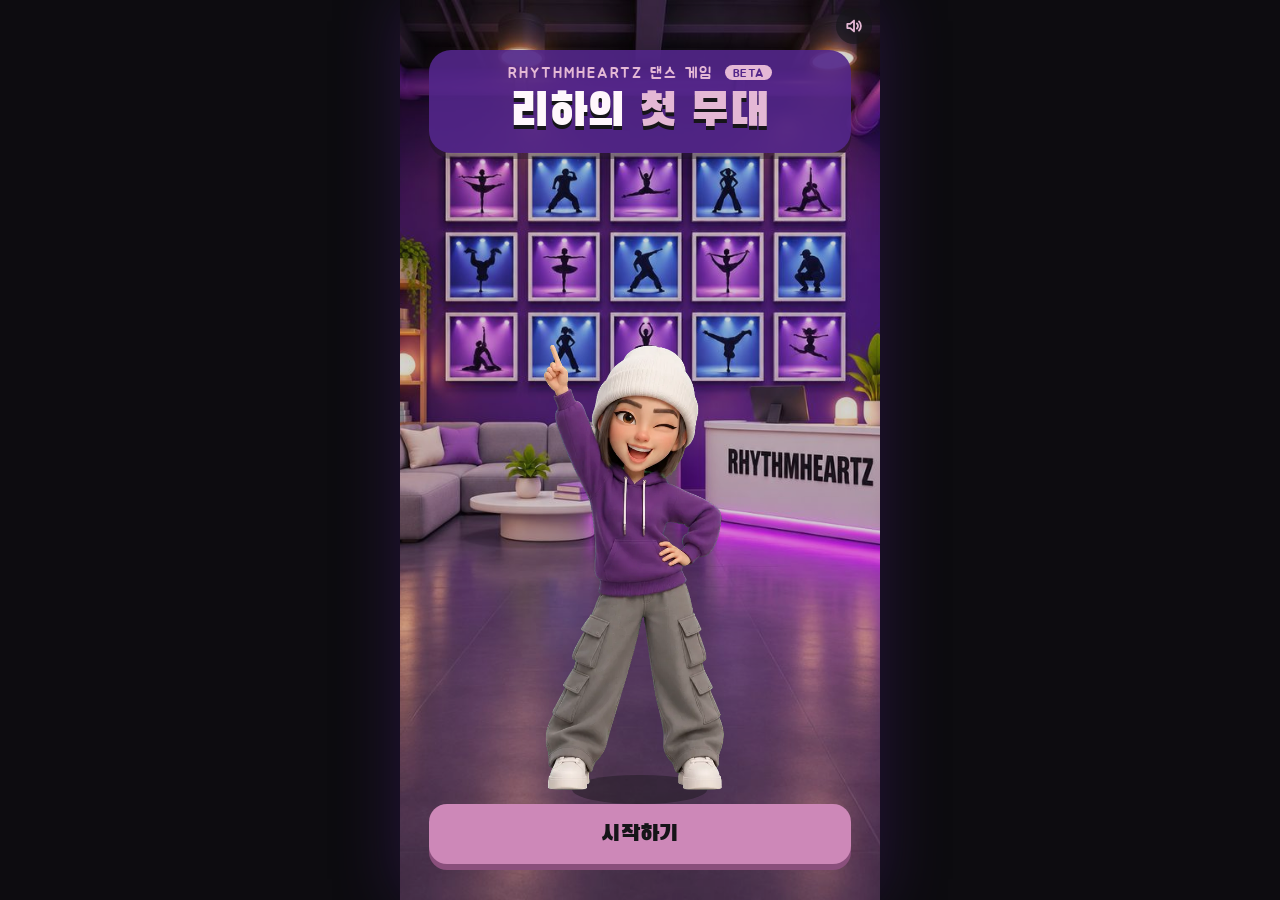
<file: play/new.html>
<!DOCTYPE html>
<html lang="ko">
<head>
<meta charset="utf-8">
<meta name="robots" content="noindex">
<meta name="viewport" content="width=device-width,initial-scale=1,maximum-scale=1,user-scalable=no,viewport-fit=cover">
<meta name="theme-color" content="#161519">
<title>리하의 첫 무대 | 리듬하츠 댄스 게임</title>
<meta name="description" content="리하와 함께 춤 동작을 외우고 리듬 무대에 도전해 보세요. 리듬하츠 댄스학원 검단점이 만든 댄스 게임입니다.">
<meta property="og:title" content="리하의 첫 무대 | 리듬하츠 댄스 게임">
<meta property="og:description" content="박자에 맞춰 하트를 눌러 리하의 첫 무대를 완성해 보세요!">
<meta property="og:type" content="website">
<meta property="og:url" content="https://rhythmheartz.com/play/">
<meta property="og:image" content="https://rhythmheartz.com/play/og.jpg">
<link rel="icon" href="/favicon.ico">
<link rel="preconnect" href="https://fonts.googleapis.com">
<link href="https://fonts.googleapis.com/css2?family=Black+Han+Sans&family=Jua&display=swap" rel="stylesheet">
<style>
/* 한 화면 세로 게임. 실제 학원 배경 위에 캐릭터와 말풍선, 아래쪽에 엄지로 닿는 조작부. 리듬하츠 보라·핑크 한 가지 세계. */
:root{
  color-scheme:dark;
  --ink:#161519;--deep:#53268A;--violet:#74318E;--magenta:#A6559D;--pink:#CD88B8;--blush:#E4B8D5;--paper:#FFF7FC;
  --display:'Black Han Sans','Jua','Apple SD Gothic Neo','Malgun Gothic',sans-serif;
  --body:'Jua','Apple SD Gothic Neo','Malgun Gothic',system-ui,sans-serif;
}
*{box-sizing:border-box;-webkit-tap-highlight-color:transparent;user-select:none;-webkit-user-select:none;-webkit-touch-callout:none}
html,body{height:100%;margin:0;background:#0d0c10;color:var(--paper);font-family:var(--body);overflow:hidden;touch-action:manipulation;overscroll-behavior:none}
button{font:inherit;color:inherit;border:0;cursor:pointer}
img{-webkit-user-drag:none}
[hidden]{display:none!important}
button:focus-visible,a:focus-visible{outline:3px solid var(--blush);outline-offset:2px}
#app{position:relative;height:100%;max-width:480px;margin:0 auto;overflow:hidden;background:var(--ink);box-shadow:0 0 60px rgba(83,38,138,.35)}
.scene{position:absolute;inset:0;background-size:cover;background-position:center bottom;opacity:0;visibility:hidden;transition:opacity .4s,visibility 0s .4s}
.scene.on{opacity:1;visibility:visible;transition:opacity .4s}
.scene::after{content:"";position:absolute;inset:0;background:rgba(22,21,25,.18);pointer-events:none}
.scene>*{position:absolute;z-index:1}

/* 로딩 */
#load{position:absolute;inset:0;z-index:30;background:var(--ink);display:grid;place-items:center;transition:opacity .45s,visibility 0s .45s}
#load.gone{opacity:0;visibility:hidden}
.lbox{width:70%;text-align:center}
.lbox b{display:block;font-family:var(--display);font-weight:400;font-size:30px;color:var(--blush);margin-bottom:18px}
.lbox span{display:block;margin-top:12px;font-size:15px;color:var(--pink)}

/* 베타 표시 */
#betatag{position:absolute;z-index:20;top:14px;left:10px;font-size:11px;letter-spacing:.06em;color:var(--ink);background:var(--blush);border-radius:99px;padding:3px 9px 2px;opacity:.92;pointer-events:none}
.beta{font-style:normal;font-size:12px;letter-spacing:.08em;background:var(--blush);color:var(--deep);border-radius:99px;padding:2px 8px 1px;margin-left:4px;vertical-align:1px}
/* 소리 버튼 */
#snd{position:absolute;z-index:20;top:8px;right:8px;width:36px;height:36px;border-radius:50%;background:rgba(22,21,25,.62);display:grid;place-items:center}
#snd svg{width:20px;height:20px;fill:none;stroke:var(--blush);stroke-width:2.200;stroke-linecap:round;stroke-linejoin:round}
#snd .off{display:none}
#snd.mute .on{display:none}
#snd.mute .off{display:block}

/* 캐릭터 */
.actor{bottom:13%;left:50%;height:49%;transform:translateX(-50%);pointer-events:none}
.actor::before{content:"";position:absolute;left:29%;right:29%;bottom:-2.500%;height:6%;border-radius:50%;background:rgba(22,21,25,.42)}
.mv{position:relative;height:100%;transform-origin:50% 100%;animation:idle 2.4s ease-in-out infinite}
.mv img{height:100%;width:auto;display:block}
@keyframes idle{0%,100%{transform:translateY(0) scale(1,1)}50%{transform:translateY(-1.200%) scale(1,1.012)}}
.mv.bounce{animation:m-bounce .5s ease-out}
.mv.waack{animation:m-waack .55s ease-in-out}
.mv.lock{animation:m-lock .6s ease-in-out}
.mv.step{animation:m-step .6s ease-in-out}
.mv.pose{animation:m-pose .7s cubic-bezier(.3,1.4,.5,1)}
.mv.spin{animation:m-spin .7s ease-in-out}
@keyframes m-bounce{0%{transform:translateY(0) scale(1,1)}28%{transform:translateY(0) scale(1.08,.9)}60%{transform:translateY(-10%) scale(.96,1.06)}100%{transform:translateY(0) scale(1,1)}}
@keyframes m-waack{0%{transform:translateY(0) scale(1,1)}22%{transform:translateY(0) scale(1.1,.86)}55%{transform:translateY(-30%) scale(.95,1.08)}85%{transform:translateY(0) scale(1.06,.94)}100%{transform:translateY(0) scale(1,1)}}
@keyframes m-lock{0%{transform:rotate(0)}25%{transform:translateX(-6%) rotate(-9deg)}50%{transform:translateX(6%) rotate(9deg)}75%{transform:translateX(-4%) rotate(-6deg)}100%{transform:rotate(0)}}
@keyframes m-step{0%{transform:translateX(0) rotate(0)}30%{transform:translateX(-26%) rotate(-5deg)}70%{transform:translateX(26%) rotate(5deg)}100%{transform:translateX(0) rotate(0)}}
@keyframes m-pose{0%{transform:translateY(0) scale(1)}45%{transform:translateY(-22%) scale(1.06) rotate(6deg)}100%{transform:translateY(0) scale(1)}}
@keyframes m-spin{0%{transform:scaleX(1)}25%{transform:scaleX(0) translateY(-4%)}50%{transform:scaleX(-1) translateY(-6%)}75%{transform:scaleX(0) translateY(-4%)}100%{transform:scaleX(1)}}

/* 말풍선·버튼 */
.say{left:5%;right:5%;top:50px;background:var(--paper);color:var(--ink);border-radius:20px;padding:13px 16px 14px;font-size:19px;line-height:1.4;box-shadow:0 6px 0 rgba(22,21,25,.35)}
.say b{display:inline-block;font-family:var(--display);font-weight:400;font-size:14px;letter-spacing:.02em;color:var(--paper);background:var(--deep);border-radius:99px;padding:3px 11px;margin:0 0 6px}
.say.t b{background:var(--magenta)}
.say span{display:block}
.say span i{font-style:normal;opacity:0}
.cta{left:6%;right:6%;bottom:calc(4% + env(safe-area-inset-bottom,0px));height:60px;border-radius:18px;background:var(--pink);color:var(--ink);font-family:var(--display);font-size:23px;letter-spacing:.02em;box-shadow:0 6px 0 #8a4f7c;transition:transform .08s}
.cta:active{transform:translateY(4px);box-shadow:0 2px 0 #8a4f7c}
a.cta{display:grid;place-items:center;text-decoration:none}
.ghost{background:rgba(22,21,25,.6);color:var(--blush);border-radius:99px;font-size:15px;padding:8px 16px}
.bar{flex:1;height:12px;border-radius:99px;background:rgba(22,21,25,.6);overflow:hidden}
.bar i{display:block;height:100%;width:0;background:var(--pink);border-radius:99px;transition:width .2s}

/* 표지 */
.title{left:6%;right:6%;top:50px;text-align:center;background:rgba(83,38,138,.9);border-radius:22px;padding:14px 8px 16px;box-shadow:0 6px 0 rgba(22,21,25,.35)}
.title small{display:block;font-size:15px;color:var(--blush);letter-spacing:.14em}
.title h1{margin:6px 0 0;font-family:var(--display);font-weight:400;font-size:clamp(34px,10.5vw,46px);line-height:1.05;color:var(--paper);text-shadow:0 4px 0 var(--ink)}
.title h1 i{font-style:normal;color:var(--blush)}
#s0 .actor{bottom:calc(4% + 72px + env(safe-area-inset-bottom,0px));height:min(55%,calc(100% - 372px))}
#s1 .say{top:12px;right:54px}
.trow{left:5%;right:5%;top:164px;display:flex;flex-direction:column;align-items:center;gap:8px}
.vsb{background:var(--paper);color:var(--deep);border-radius:99px;padding:7px 16px;font-size:16px;box-shadow:0 4px 0 var(--magenta)}
.vsb b{font-family:var(--display);font-weight:400;font-size:19px}
.bestb{background:rgba(22,21,25,.66);color:var(--blush);border-radius:99px;padding:6px 15px;font-size:15px;white-space:nowrap}
.bestb b{font-family:var(--display);font-weight:400;font-size:18px;color:var(--paper);margin:0 2px}
.tbtns{display:flex;gap:8px}
.tbtns .ghost{border:2px solid var(--blush);white-space:nowrap;background:rgba(22,21,25,.82)}
#toast{position:absolute;z-index:25;left:8%;right:8%;bottom:calc(4% + 150px);text-align:center;background:var(--ink);color:var(--paper);border:2px solid var(--blush);border-radius:16px;padding:11px 14px;font-size:16px;opacity:0;transform:translateY(10px);pointer-events:none;transition:opacity .25s,transform .25s}
#toast.show{opacity:1;transform:none}
.floaty{inset:0;overflow:hidden;pointer-events:none}
.floaty i{position:absolute;bottom:-40px;width:22px;height:22px;opacity:0;animation:rise linear infinite}
.floaty svg{width:100%;height:100%;fill:var(--blush)}
@keyframes rise{0%{transform:translateY(0) rotate(-10deg);opacity:0}12%{opacity:.75}80%{opacity:.5}100%{transform:translateY(-105vh) rotate(18deg);opacity:0}}

/* 리하 고르기 */
#s1 .actor{bottom:calc(4% + 218px + env(safe-area-inset-bottom,0px));height:50%}
.dock{left:4%;right:4%;bottom:calc(4% + env(safe-area-inset-bottom,0px));display:flex;flex-direction:column;gap:14px}
.dock .cta{display:block;width:96%;margin:0 auto;flex:none}
.picks{display:grid;grid-template-columns:repeat(4,1fr);gap:8px}
.pick{background:rgba(22,21,25,.62);border:2px solid transparent;border-radius:16px;padding:8px 2px 7px;display:flex;flex-direction:column;align-items:center;gap:4px;font-size:14px;color:var(--paper);transition:transform .12s}
.pick img{height:74px;width:auto}
.pick.on{border-color:var(--blush);background:rgba(116,49,142,.85);transform:translateY(-5px)}
.pick em{font-style:normal;font-size:11.5px;color:var(--blush)}

/* 동작 외우기 */
#s2 .actor{height:43%;bottom:33%}
#s2 .teacher{left:27%;height:46%}
#s2 .riha{left:73%}
.round{left:5%;bottom:calc(4% + 168px);background:rgba(22,21,25,.7);border-radius:99px;padding:5px 13px;font-size:15px;color:var(--blush)}
#replay{right:5%;bottom:calc(4% + 166px);padding:6px 14px}
#replay:disabled{opacity:.4}
.dots{left:0;right:0;bottom:calc(4% + 176px);display:flex;justify-content:center;gap:9px;pointer-events:none}
.dots i{width:15px;height:15px;border-radius:50%;background:rgba(22,21,25,.6);border:2px solid var(--blush);transition:background .15s,transform .15s}
.dots i.on{background:var(--pink);transform:scale(1.2)}
.pad{left:4%;right:4%;bottom:calc(4% + env(safe-area-inset-bottom,0px));display:grid;grid-template-columns:repeat(6,1fr);gap:8px}
.mvbtn{grid-column:span 2;height:76px;border-radius:16px;background:var(--paper);color:var(--ink);display:flex;flex-direction:column;align-items:center;justify-content:center;gap:2px;font-size:17px;box-shadow:0 5px 0 var(--magenta);transition:transform .08s,background .1s}
.mvbtn:nth-child(4){grid-column:2 / span 2}
.mvbtn small{font-size:11.5px;color:var(--violet)}
.mvbtn svg{width:24px;height:24px;stroke:var(--deep);fill:none;stroke-width:2.600;stroke-linecap:round;stroke-linejoin:round}
.mvbtn.lit{background:var(--blush);transform:translateY(-6px) scale(1.06)}
.mvbtn:active{transform:translateY(3px)}
.pad.wait .mvbtn{opacity:.55;pointer-events:none}
.pad.wait .mvbtn.lit{opacity:1}
.shake{animation:shake .35s}
@keyframes shake{25%{transform:translateX(-7px)}50%{transform:translateX(7px)}75%{transform:translateX(-4px)}}

/* 무대 조명 */
.beams{inset:0;overflow:hidden;pointer-events:none;mix-blend-mode:screen;opacity:.3;transition:opacity .5s}
.beams i{position:absolute;top:-6%;width:50%;height:92%;background:linear-gradient(180deg,rgba(228,184,213,.8),rgba(228,184,213,0) 88%);clip-path:polygon(45% 0,55% 0,100% 100%,0 100%);transform-origin:50% 0;animation:sway 3.2s ease-in-out infinite alternate}
.beams i:nth-child(1){left:-14%}
.beams i:nth-child(2){left:25%;animation-duration:2.5s;animation-direction:alternate-reverse;background:linear-gradient(180deg,rgba(205,136,184,.85),rgba(205,136,184,0) 88%)}
.beams i:nth-child(3){right:-14%;animation-duration:3.8s}
@keyframes sway{from{transform:rotate(-15deg)}to{transform:rotate(15deg)}}
.fever .beams{opacity:.85}
.fever .mv img{filter:drop-shadow(0 0 14px rgba(228,184,213,.9))}

/* 리듬 무대 */
#s3 .actor{bottom:27%;height:45%}
.hud{left:5%;right:54px;top:14px;display:flex;align-items:center;gap:10px;font-size:16px}
.hud #score{min-width:52px;text-align:right;font-family:var(--display);font-size:19px;color:var(--paper)}
.combo{left:5%;top:50px;font-size:17px;color:var(--blush);background:rgba(22,21,25,.62);border-radius:99px;padding:4px 13px}
.combo b{font-family:var(--display);font-weight:400;font-size:24px;color:var(--paper);margin-right:3px}
.combo.bump{animation:bump .18s}
@keyframes bump{50%{transform:scale(1.18)}}
.feverlbl{right:5%;top:52px;font-family:var(--display);font-size:20px;color:var(--ink);background:var(--blush);border-radius:99px;padding:5px 14px;animation:pulse .5s ease-in-out infinite alternate}
@keyframes pulse{to{transform:scale(1.08)}}
.count{left:0;right:0;top:9%;text-align:center;font-family:var(--display);font-size:92px;color:var(--paper);text-shadow:0 6px 0 var(--deep);pointer-events:none;opacity:0}
.count.show{animation:count .48s ease-out}
@keyframes count{0%{opacity:0;transform:scale(1.7)}25%{opacity:1;transform:scale(1)}80%{opacity:1}100%{opacity:0;transform:scale(.9)}}
.lanes{left:7%;right:7%;top:10%;bottom:0;pointer-events:none}
.lanes::before,.lanes::after{content:"";position:absolute;top:0;bottom:17%;width:2px;background:linear-gradient(180deg,rgba(228,184,213,0),rgba(228,184,213,.28))}
.lanes::before{left:33.333%}
.lanes::after{left:66.666%}
.hitline{position:absolute;left:0;right:0;bottom:17%;height:0;border-top:3px dashed rgba(228,184,213,.75)}
.note{position:absolute;width:52px;height:52px;margin:-26px 0 0 -26px;will-change:transform}
.note svg{width:100%;height:100%;fill:var(--pink);stroke:var(--paper);stroke-width:2;filter:drop-shadow(0 3px 0 rgba(22,21,25,.4))}
.note.big{width:70px;height:70px;margin:-35px 0 0 -35px}
.note.big svg{fill:var(--blush)}
.note.hit{animation:pop .25s forwards}
.note.miss{opacity:.25}
@keyframes pop{to{transform:scale(1.9);opacity:0}}
.ring{position:absolute;bottom:17%;width:60px;height:60px;margin:0 0 -30px -30px;border-radius:50%;border:4px solid var(--blush);animation:ring .35s ease-out forwards}
.ring.pf{border-color:var(--paper);border-width:7px;box-shadow:0 0 22px var(--paper)}
@keyframes ring{from{transform:scale(.5);opacity:1}to{transform:scale(1.9);opacity:0}}
.taps{left:7%;right:7%;bottom:calc(4% + env(safe-area-inset-bottom,0px));display:grid;grid-template-columns:repeat(3,1fr);gap:12px}
.tap{height:74px;border-radius:99px;background:rgba(255,247,252,.16);border:3px solid var(--blush);display:grid;place-items:center;transition:transform .06s,background .06s}
.tap svg{width:30px;height:30px;fill:var(--blush)}
.pre .taps,.pre .lanes{opacity:0;pointer-events:none}
.tap.down{background:var(--pink);transform:scale(.93)}
.tap.bad{background:#5a5560;transform:scale(.93)}
/* 하트가 타점 한가운데 왔을 때: 버튼이 하얗게 빛난다 */
.tap.hot{background:var(--paper);border-color:var(--paper);box-shadow:0 0 0 5px rgba(255,247,252,.35),0 0 26px 6px var(--pink);transform:scale(1.07)}
.tap.hot svg{fill:var(--magenta)}
.tap.pfhit{background:var(--paper);box-shadow:0 0 0 10px rgba(255,247,252,.3),0 0 40px 14px var(--paper);transform:scale(1.14)}
.tap.okhit{background:var(--magenta)}
.note.ripe svg{fill:var(--paper);stroke:var(--pink);filter:drop-shadow(0 0 10px var(--paper))}
.judge[data-t="pf"]{font-size:40px;text-shadow:0 4px 0 var(--deep),0 0 22px var(--paper)}
.judge[data-t="gr"]{font-size:31px}
.judge[data-t="gd"]{font-size:26px;color:var(--blush)}
.judge[data-t="ok"]{font-size:22px;color:var(--pink)}
.judge{left:0;right:0;top:23%;text-align:center;font-family:var(--display);font-size:34px;color:var(--paper);text-shadow:0 4px 0 var(--deep);opacity:0;pointer-events:none}
.judge.show{animation:judge .45s}
.judge.bad{color:var(--blush);font-size:24px;text-shadow:0 3px 0 var(--ink)}
@keyframes judge{0%{opacity:0;transform:scale(.6)}25%{opacity:1;transform:scale(1.1)}100%{opacity:0;transform:scale(1) translateY(-12px)}}
.spark{position:absolute;width:16px;height:16px;pointer-events:none;animation:spark .6s ease-out forwards}
.spark svg{width:100%;height:100%;fill:var(--blush)}
@keyframes spark{to{transform:translate(var(--dx),var(--dy)) scale(.2) rotate(140deg);opacity:0}}

/* 결과 */
.res{left:7%;right:7%;top:9%;z-index:5!important;background:var(--paper);color:var(--ink);border-radius:24px;padding:20px 18px 16px;text-align:center;box-shadow:0 7px 0 var(--magenta),0 0 0 100vmax rgba(22,21,25,.6);animation:resin .35s cubic-bezier(.3,1.4,.5,1)}
@keyframes resin{from{transform:scale(.8);opacity:0}}
.res h2{margin:0;font-family:var(--display);font-weight:400;font-size:32px;color:var(--deep)}
.stars{display:flex;justify-content:center;gap:8px;margin:10px 0 6px}
.stars i{width:44px;height:44px}
.stars svg{width:100%;height:100%;fill:#e3d6de;stroke:#cdbcc8;stroke-width:1.200;stroke-linejoin:round}
.stars i.on svg{fill:var(--pink);stroke:var(--deep);animation:starin .4s cubic-bezier(.3,1.6,.5,1)}
.stars i:nth-child(2){transform:translateY(-8px)}
@keyframes starin{from{transform:scale(0) rotate(-40deg)}}
.stats{display:grid;grid-template-columns:repeat(4,1fr);gap:6px;margin:4px 0 10px}
.stats b{display:block;font-family:var(--display);font-weight:400;font-size:22px;color:var(--deep)}
.stats span{font-size:13px;color:var(--violet)}
.res p{margin:0 0 4px;font-size:16.5px;line-height:1.4;color:var(--ink)}
.res .cta{display:block;width:100%;margin-top:12px}
.res .ghost{display:block;width:100%;margin-top:8px;background:none;border:2px solid var(--pink);color:var(--deep);font-size:16px;padding:9px}
.resmode{display:inline-block;margin:0 0 4px;padding:3px 12px;border-radius:99px;font-size:13px;background:var(--blush);color:var(--deep)}
.resmode.chal{background:var(--deep);color:var(--paper)}
.tcard{display:block;margin:10px 0 0;padding:9px 12px;border-radius:14px;background:var(--deep);color:var(--paper);text-decoration:none;line-height:1.35}
.tcard span{display:block;font-size:13px;color:var(--blush)}.tcard b{display:block;font-family:var(--display);font-weight:400;font-size:19px}.tcard em{font-style:normal;font-size:13.5px;text-decoration:underline}
.lbest{font-size:17px!important;margin:8px 0 2px!important}.lbest b{font-family:var(--display);font-weight:400;font-size:26px;color:var(--deep)}
.tchalb{display:inline-block;margin:2px 0 6px;padding:5px 12px;border-radius:99px;background:var(--deep);color:var(--paper);font-size:14px}
.tchalb em{font-style:normal;color:var(--blush);margin-right:2px}
.tchalb b{font-family:var(--display);font-weight:400;font-size:16px}
.tchalb span{color:var(--blush);letter-spacing:1px}
.res .left{margin:10px 0 0;font-size:14px;color:var(--violet)}
.res .left:empty{display:none}
#lim p{font-size:18px;margin:12px 0 6px}
#lim .sub{font-size:15px;color:var(--violet);margin-bottom:6px}
.big{display:flex;align-items:baseline;justify-content:center;gap:5px;margin:0 0 6px}
.big b{font-family:var(--display);font-weight:400;font-size:44px;color:var(--deep);line-height:1}
.big span{font-size:18px;color:var(--violet)}
.big em{font-style:normal;margin-left:8px;font-size:15px;background:var(--deep);color:var(--paper);border-radius:99px;padding:3px 11px;align-self:center}
.big em:empty{display:none}
.flash{inset:0;background:radial-gradient(circle at 50% 55%,rgba(228,184,213,.35),rgba(228,184,213,0) 65%);opacity:0;pointer-events:none}
.flash.on{animation:flash .45s ease-out}
@keyframes flash{0%{opacity:.9}100%{opacity:0}}
#s3[data-m="3"] .flash,#s3[data-m="4"] .flash{background:radial-gradient(circle at 50% 55%,rgba(255,247,252,.5),rgba(205,136,184,0) 70%)}
#s3[data-m="4"] .beams i{animation-duration:1.1s}
.quake{animation:quake .3s}
@keyframes quake{20%{transform:translate(-5px,3px)}40%{transform:translate(5px,-3px)}60%{transform:translate(-3px,-2px)}80%{transform:translate(3px,2px)}}
.pts{position:absolute;bottom:22%;transform:translateX(-50%);font-family:var(--display);font-size:22px;color:var(--paper);text-shadow:0 3px 0 var(--deep);animation:pts .6s ease-out forwards;pointer-events:none}
@keyframes pts{from{opacity:1;margin-bottom:0}to{opacity:0;margin-bottom:60px}}
.mash{left:0;right:0;top:19%;text-align:center;pointer-events:none}
.mash b{display:block;font-family:var(--display);font-weight:400;font-size:25px;color:var(--blush);text-shadow:0 3px 0 var(--ink)}
.mash span{font-family:var(--display);font-size:64px;line-height:1;color:var(--paper);text-shadow:0 5px 0 var(--deep)}
.mash.bump span{display:inline-block;animation:bump .12s}
.mashing .tap{visibility:hidden}
.mashing .tap[data-l="1"]{visibility:visible;height:88px;margin-top:-14px;background:var(--pink);border-color:var(--paper);animation:pulse .18s ease-in-out infinite alternate}
.mashing .tap[data-l="1"] svg{width:40px;height:40px;fill:var(--paper)}
.masharrow{left:50%;bottom:calc(4% + 100px + env(safe-area-inset-bottom,0px));width:54px;height:54px;margin-left:-27px;pointer-events:none;animation:arrow .45s ease-in-out infinite alternate}
.masharrow svg{width:100%;height:100%;fill:none;stroke:var(--paper);stroke-width:3.400;stroke-linecap:round;stroke-linejoin:round;filter:drop-shadow(0 3px 0 var(--deep))}
@keyframes arrow{from{transform:translateY(-12px)}to{transform:translateY(4px)}}
.mashing .hitline,.mashing .lanes::before,.mashing .lanes::after{opacity:0}
.count.sm{font-size:60px}
.mvword{left:0;right:0;top:144px;z-index:3!important;text-align:center;font-family:var(--display);font-size:40px;letter-spacing:.04em;color:var(--paper);text-shadow:0 5px 0 var(--deep);opacity:0;pointer-events:none}
.mvword.show{animation:mvword .6s ease-out}
@keyframes mvword{0%{opacity:0;transform:scale(.5) rotate(-6deg)}22%{opacity:1;transform:scale(1.15) rotate(-3deg)}70%{opacity:1;transform:scale(1) rotate(-3deg)}100%{opacity:0;transform:scale(1) translateY(-10px) rotate(-3deg)}}
.tbest{font-size:15px!important;color:var(--deep);margin:0 0 4px!important}
.tbest:empty{display:none}
#tchal{right:6%;top:52px;border:2px solid var(--blush)}
#tswitch{left:6%;top:52px;border:2px solid var(--blush)}
#s5 .say{top:12px;right:54px}
#s5 .actor{bottom:calc(4% + 196px + env(safe-area-inset-bottom,0px));height:min(52%,calc(100% - 330px))}
#s5 .dock{gap:12px}
.whohint{margin:0 0 2px;text-align:center;font-size:15px;color:var(--paper);text-shadow:0 2px 0 var(--ink)}
.whohint b{color:var(--blush)}
.cta.alt{background:var(--paper);color:var(--deep);box-shadow:0 6px 0 var(--magenta)}
.vouch{top:52px;bottom:auto!important}
.vall{margin:2px 0 0;font-size:14.5px;color:var(--deep)}
.vall b{font-family:var(--display);font-weight:400;font-size:17px}
.kshare{display:flex;align-items:center;justify-content:center;gap:8px;height:46px;border-radius:14px;background:#FEE500;color:#191919;font-size:16px;box-shadow:0 4px 0 #c9b500}
.kshare svg{width:22px;height:22px;fill:#191919}
.kshare:active{transform:translateY(3px);box-shadow:0 1px 0 #c9b500}
#vshare{left:6%;right:6%;bottom:calc(4% + 74px + env(safe-area-inset-bottom,0px))}
.res .kshare{width:100%;margin-top:8px}
.vouch{padding:12px 14px 11px}
.vmonth{margin:4px 0 0;font-size:14px;color:var(--violet)}
.vscore b{font-family:var(--display);font-weight:400;font-size:34px;color:var(--deep)}
.vscore{line-height:1.1}
.vscore em{font-style:normal;margin-left:6px;font-size:14px;background:var(--deep);color:var(--paper);border-radius:99px;padding:3px 10px;vertical-align:6px}
.vscore.none{font-size:16px;color:var(--violet);margin:6px 0}
.vgift{margin:6px auto 8px;display:inline-block;background:var(--blush);color:var(--deep);border-radius:12px;padding:6px 14px;font-size:17px}
.vgift b{font-family:var(--display);font-weight:400}
.vtiers{list-style:none;margin:0 0 8px;padding:0;text-align:left;font-size:13.5px;color:var(--ink)}
.vtiers li{display:grid;grid-template-columns:62px 62px 1fr;gap:6px;padding:3px 8px;border-radius:8px}
.vtiers li:nth-child(odd){background:rgba(228,184,213,.28)}
.vtiers li.on{background:var(--deep);color:var(--paper);font-weight:700}
.vtiers li .n{text-align:right;color:var(--violet)}
.vtiers li.on .n{color:var(--blush)}
.links{left:0;right:0;bottom:.6%;display:flex;justify-content:center;gap:8px;font-size:14px;color:var(--blush)}
.links button{background:none;color:var(--blush);text-decoration:underline;font-size:14px;height:28px}

/* 엔딩 */
#s4 .actor{bottom:51%;height:43%}
.ticket{left:8%;right:8%;bottom:calc(4% + 82px);background:var(--paper);color:var(--ink);border-radius:22px;padding:14px 16px 13px;text-align:center;box-shadow:0 7px 0 var(--magenta)}
.ticket small{display:block;font-size:13px;letter-spacing:.06em;color:var(--violet)}
.ticket h2{margin:2px 0 0;font-family:var(--display);font-weight:400;font-size:27px;color:var(--deep)}
.ticket .stars{margin:5px 0 4px;gap:4px}
.ticket .stars i{width:26px;height:26px;transform:none}
.ticket p{margin:0;font-size:19px;line-height:1.35}
.ticket .genre{color:var(--violet)}
.code{display:inline-block;margin:8px 0 6px;padding:6px 16px;border:2px dashed var(--magenta);border-radius:12px;font-family:var(--display);font-size:20px;letter-spacing:.04em;color:var(--deep)}
.ticket .hint{font-size:14px;line-height:1.45;color:var(--violet)}
.ticket .hint b{font-size:16px;color:var(--deep)}
.again{left:0;right:0;bottom:.6%;height:28px;background:none;font-size:14px;color:var(--blush);text-decoration:underline}

@media(max-height:640px){
  .say{font-size:17px;padding:10px 14px 11px}
  .mvbtn{height:64px}.tap{height:64px}
  .dots{bottom:calc(4% + 152px)}.round{bottom:calc(4% + 144px)}#replay{bottom:calc(4% + 142px)}
  .pick img{height:56px}
  #s1 .actor{bottom:calc(4% + 196px);height:40%}
  .ticket p{font-size:17px}.ticket h2{font-size:24px}
  .vouch{top:48px;padding:8px 12px}.vtiers{font-size:12.5px;margin-bottom:5px}.vtiers li{padding:2px 8px}.vscore b{font-size:28px}.vouch h2{font-size:22px}.vgift{font-size:15px;margin:4px auto 6px}.kshare{height:42px}
  #s4 .actor{bottom:61%;height:36%}.ticket{padding:10px 14px}.code{margin:5px 0 4px;font-size:18px}
}
@media(min-height:720px){
  .vouch{bottom:calc(4% + 138px)!important;display:flex;flex-direction:column;justify-content:space-evenly;padding:16px 16px 14px}
  .vouch h2{font-size:30px}.vouch small{font-size:14px}.vmonth{font-size:15.5px}.vscore b{font-size:44px}.vall{font-size:16px}
  .vgift{font-size:19px;padding:9px 16px;margin:6px auto}.vtiers{font-size:15px}.vtiers li{padding:6px 10px;grid-template-columns:70px 74px 1fr}
  .vouch .hint{font-size:14.5px}.vouch .hint b{font-size:17px}
}
@media(prefers-reduced-motion:reduce){.mv,.beams i,.floaty i,.feverlbl{animation:none}}
</style>
</head>
<body>
<div id="app">

  <div id="load"><div class="lbox"><b>리하의 첫 무대</b><div class="bar"><i id="lbar"></i></div><span>무대 준비 중…</span></div></div>

  <div id="betatag" hidden>BETA · 시험 운영 중</div>
  <div id="toast"></div>
  <button id="snd" aria-label="소리 끄기">
    <svg class="on" viewBox="0 0 24 24"><path d="M4 9.500h3.500L12 5.500v13l-4.500-4H4z"/><path d="M15.500 9a4.200 4.200 0 0 1 0 6M18 6.500a7.800 7.800 0 0 1 0 11"/></svg>
    <svg class="off" viewBox="0 0 24 24"><path d="M4 9.500h3.500L12 5.500v13l-4.500-4H4z"/><path d="M16 9.500l5 5M21 9.500l-5 5"/></svg>
  </button>

  <section class="scene on" id="s0" style="background-image:url(img/bg_lobby.jpg)">
    <div class="floaty" id="floaty"></div>
    <div class="title" id="titlebox"><small>RHYTHMHEARTZ 댄스 게임 <em class="beta">BETA</em></small><h1>리하의 <i>첫 무대</i></h1></div>
    <div class="say" id="say0" hidden><b>리하</b><span></span></div>
    <div class="actor"><div class="mv" id="rmv0" data-who="r"><img class="rimg" src="img/r1.webp" alt="리하"></div></div>
    <div class="trow" id="trow" hidden><div class="vsb" id="vsb" hidden></div><div class="bestb" id="bestb" hidden></div><div class="tbtns" id="tbtns" hidden><button class="ghost" id="chal">점수 도전</button><button class="ghost" id="myticket">내 선물</button></div></div>
    <button class="cta" id="start">시작하기</button>
  </section>

  <section class="scene" id="s1" style="background-image:url(img/bg_hoop.jpg)">
    <div class="say" id="say1"><b>리하</b><span>오늘은 어떤 모습으로 무대에 설까? 네가 골라 줘!</span></div>
    <div class="actor"><div class="mv" id="pv"><img id="pvimg" src="img/r1.webp" alt="고른 리하"></div></div>
    <div class="dock"><div class="picks" id="picks"></div><button class="cta" id="pickok">이 리하로 할래</button></div>
  </section>

  <section class="scene" id="s2" style="background-image:url(img/bg_studio.jpg)">
    <div class="say t" id="say2"><b>영이쌤</b><span></span></div>
    <button class="ghost" id="replay" disabled>다시 보기</button>
    <div class="round" id="round">1 / 3</div>
    <div class="actor teacher"><div class="mv" id="tmv" data-who="y"><img id="timg" src="img/y_rhythm.webp" alt="영이쌤"></div></div>
    <div class="actor riha"><div class="mv" id="rmv2" data-who="r"><img class="rimg" src="img/r1.webp" alt="리하"></div></div>
    <div class="mvword" id="mvword"></div>
    <div class="dots" id="dots"></div>
    <div class="pad wait" id="pad"></div>
    <button class="cta" id="go3" hidden>무대로 가자</button>
  </section>

  <section class="scene" id="s3" style="background-image:url(img/bg_stage.jpg)">
    <div class="beams"><i></i><i></i><i></i></div>
    <div class="flash" id="flash"></div>
    <div class="hud"><span id="hudlbl">무대</span><div class="bar"><i id="prog"></i></div><span id="score">0</span></div>
    <div class="combo" id="combo" hidden><b>0</b>콤보</div>
    <div class="feverlbl" id="fever" hidden>점수 x2</div>
    <div class="mash" id="mash" hidden><b>하트를 연타로 눌러요!</b><span id="mashn">0</span></div>
    <div class="masharrow" id="masharrow" hidden><svg viewBox="0 0 24 24"><path d="M12 3v15M5 12l7 7 7-7"/></svg></div>
    <div class="say" id="say3"><b>리하</b><span>떨린다… 박자에 맞춰 하트를 눌러 줘!</span></div>
    <div class="actor"><div class="mv" id="rmv3" data-who="r"><img class="rimg" src="img/r1.webp" alt="리하"></div></div>
    <div class="lanes" id="lanes"><div class="hitline"></div></div>
    <div class="count" id="count"></div>
    <div class="judge" id="judge">좋아!</div>
    <div class="taps" id="taps"></div>
    <button class="cta" id="ready3">준비됐어</button>
    <div class="res" id="res" hidden>
      <div class="resmode" id="resmode">첫 무대</div>
      <h2 id="restitle">무대 성공!</h2>
      <div class="stars" id="resstars"></div>
      <div class="big"><b id="rscore">0</b><span>점</span><em id="rgrade"></em></div>
      <div class="stats"><div><b id="rhit">0</b><span>맞춘 하트</span></div><div><b id="rpf">0</b><span>완벽</span></div><div><b id="rcombo">0</b><span>최고 콤보</span></div><div><b id="rmash">0</b><span>연타</span></div></div>
      <p id="resmsg"></p>
      <button class="cta" id="resok">초대장 받기</button>
      <button class="ghost" id="res2">점수 도전하기</button>
      <button class="kshare" id="res3"><svg viewBox="0 0 24 24"><path d="M12 3.500c-5 0-9 3.200-9 7.200 0 2.500 1.600 4.700 4 6l-.9 3.600 3.900-2.500c.6.100 1.300.100 2 .100 5 0 9-3.200 9-7.200s-4-7.200-9-7.200z"/></svg>카톡으로 친구에게 도전장 보내기</button>
      <p class="left" id="resleft"></p>
    </div>
    <div class="res" id="lim" hidden>
      <h2>오늘은 여기까지!</h2>
      <p>오늘 무대 <span id="limn">2</span>번을 모두 썼어.<br>내일 또 도전해 줘!</p>
      <p class="sub">게임 말고 진짜 춤은 리듬하츠에서 배워 볼까?</p>
      <button class="cta" id="limok">초대장 보기</button>
      <button class="ghost" id="limhome">처음으로</button>
    </div>
  </section>

  <section class="scene" id="s4" style="background-image:url(img/bg_stage.jpg)">
    <div class="beams"><i></i><i></i><i></i></div>
    <div class="actor"><div class="mv" id="rmv4" data-who="r"><img class="rimg" src="img/r1.webp" alt="리하"></div></div>
    <div class="ticket">
      <small>리듬하츠 댄스학원 검단점</small>
      <div id="twin">
        <h2>무료 수강권</h2>
        <div class="stars" id="tstars"></div>
        <p>최초 <b>1회 무료</b> 수강권 <span class="genre">(방송댄스)</span></p>
        <div class="code"><span id="cleardate"></span> 달성</div>
        <p class="tbest" id="tbest"></p>
        <div class="tchalb" id="tchalb" hidden></div>
        <p class="hint"><b>이 화면을 캡처해 주세요</b><br>수업 오는 날 캡처 화면을 보여 주면 돼요</p>
      </div>
      <div id="tlose" hidden>
        <h2>아쉽지만 다음 기회에!</h2>
        <p class="lbest">내 최고 점수 <b id="lbest">0</b>점</p>
        <div class="code"><b id="lneed">0</b>점만 더!</div>
        <p class="hint"><b>18,000점을 넘으면</b><br>최초 1회 무료 수강권(방송댄스)을 받아요</p>
        <a class="tcard" href="https://naver.me/59lQaSOr" target="_blank" rel="noopener"><span>지금 바로 배워 보고 싶다면?</span><b>첫 체험 수업 15,000원</b><em>부모님용 예약 열기 ›</em></a>
      </div>
    </div>
    <a class="cta" id="treserve" href="https://naver.me/59lQaSOr" target="_blank" rel="noopener">부모님용 예약 열기</a>
    <button class="cta" id="tretry" hidden>다시 도전하기</button>
    <button class="ghost" id="tchal">점수 도전</button>
    <button class="again" id="again">처음부터 다시 하기</button>
    <button class="ghost" id="tswitch">원생이에요</button>
  </section>

  <section class="scene" id="s5" style="background-image:url(img/bg_hoop.jpg)">
    <div class="say" id="say5"><b>리하</b><span>축하해! 그런데 너, 리듬하츠에 다니고 있어?</span></div>
    <div class="actor"><div class="mv" id="rmv5" data-who="r"><img class="rimg" src="img/r1.webp" alt="리하"></div></div>
    <div class="dock">
      <p class="whohint"><b>18,000점</b>을 넘으면 선물이 있어!</p>
      <button class="cta" id="isMember">응, 다니고 있어!</button>
      <button class="cta alt" id="isNew">아니, 처음이야!</button>
    </div>
  </section>

  <section class="scene" id="s6" style="background-image:url(img/bg_lobby.jpg)">
    <div class="ticket vouch">
      <small>리듬하츠 댄스학원 원생 전용</small>
      <h2>점수 선물 교환권</h2>
      <div class="vmonth" id="vmonth"></div>
      <div class="vscore" id="vscore"></div>
      <div class="vall" id="vall"></div>
      <div class="vgift" id="vgift"></div>
      <ul class="vtiers" id="vtiers"></ul>
      <p class="hint"><b>이 화면을 캡처해서 선생님께 보여 주세요</b><br><span id="vrule"></span></p>
    </div>
    <button class="kshare" id="vshare"><svg viewBox="0 0 24 24"><path d="M12 3.500c-5 0-9 3.200-9 7.200 0 2.500 1.600 4.700 4 6l-.9 3.600 3.900-2.500c.6.100 1.300.100 2 .100 5 0 9-3.200 9-7.200s-4-7.200-9-7.200z"/></svg>카톡으로 친구에게 도전장 보내기</button>
    <button class="cta" id="vchal">점수 올리러 가기</button>
    <div class="links"><button id="vhome">처음으로</button><span>·</span><button id="vswitch">처음 왔어요</button></div>
  </section>

</div>
<script>
const $=s=>document.querySelector(s),$$=s=>[...document.querySelectorAll(s)];
const sleep=ms=>new Promise(r=>setTimeout(r,ms));
const HEART='<svg viewBox="0 0 24 24"><path d="M12 21C5 15.500 2.500 12 2.500 8.400A5 5 0 0 1 12 6a5 5 0 0 1 9.500 2.400C21.500 12 19 15.500 12 21z"/></svg>';
const STAR='<svg viewBox="0 0 24 24"><path d="M12 2l2.600 6.900 7.400.4-5.800 4.600 2 7.100L12 17l-6.200 4 2-7.100L2 9.300l7.400-.4z"/></svg>';
const RIHAS=[
  {id:'r1',name:'후드 리하',tag:'기본'},
  {id:'r2',name:'리듬 리하',tag:'리듬'},
  {id:'r3',name:'점프 리하',tag:'점프'},
  {id:'r4',name:'무대 리하',tag:'발표회'}
];
const MOVES=[
  {id:'bounce',en:'BOUNCE',name:'바운스',genre:'힙합',f:262,icon:'<path d="M12 4v16M6 9l6-5 6 5M6 15l6 5 6-5"/>'},
  {id:'waack',en:'JUMP',name:'점프',genre:'폴짝',f:330,icon:'<path d="M12 20V5M6 11l6-6 6 6"/>'},
  {id:'lock',en:'RHYTHM',name:'리듬',genre:'흔들흔들',f:392,icon:'<path d="M9 18V5l10-2v13"/><circle cx="6.500" cy="18" r="2.500"/><circle cx="16.500" cy="16" r="2.500"/>'},
  {id:'step',en:'STEP',name:'스텝',genre:'옆으로',f:440,icon:'<path d="M3 12h18M7 8l-4 4 4 4M17 8l4 4-4 4"/>'},
  {id:'pose',en:'POSE',name:'포즈',genre:'마무리',f:523,icon:'<path d="M12 3l2.600 6 6.400.500-4.900 4.100 1.600 6.400L12 16.500 6.300 20l1.600-6.400L3 9.500l6.400-.500z"/>'}
];
const G={riha:'r1',seq:[],input:[],round:0};
/* 홈페이지에 올린 뒤 게임 주소를 넣으면 도전장에 링크가 붙는다 */
const LIVE=/(^|\.)rhythmheartz\.com$/.test(location.hostname);
const PUBLIC_URL='https://rhythmheartz.com/play/';

/* ---------- 방문 분석: 홈페이지에서만 켠다 ---------- */
window.dataLayer=window.dataLayer||[];function gtag(){dataLayer.push(arguments)}
function track(ev,p){if(LIVE)try{gtag('event',ev,Object.assign({page_path:location.pathname},p||{}))}catch(e){}}
if(LIVE){const g=document.createElement('script');g.async=true;g.src='https://www.googletagmanager.com/gtag/js?id=G-HDFLS1D5MG';document.head.appendChild(g);gtag('js',new Date());gtag('config','G-HDFLS1D5MG');
  window.wcs_add={wa:'bd9aad7a513350'};const n=document.createElement('script');n.src='https://wcs.pstatic.net/wcslog.js';n.onload=()=>{try{if(window.wcs)wcs_do()}catch(e){}};document.head.appendChild(n);
  document.addEventListener('click',e=>{const a=e.target.closest&&e.target.closest('a[href*="naver.me"]');if(a)track('consult_click',{method:'naver_booking'})})}

/* ---------- 저장 (이 기기에만) ---------- */
const SAVE=(()=>{try{return JSON.parse(localStorage.getItem('rhz_riha')||'{}')||{}}catch(e){return {}}})();
function save(){try{localStorage.setItem('rhz_riha',JSON.stringify(SAVE))}catch(e){}}
function vib(ms){try{navigator.vibrate&&navigator.vibrate(ms)}catch(e){}}

/* ---------- 소리 ---------- */
let AC=null,master=null;
function audio(){
  if(!AC){try{AC=new (window.AudioContext||window.webkitAudioContext)();master=AC.createGain();master.gain.value=SAVE.mute?0:.5;const cp=AC.createDynamicsCompressor();cp.threshold.value=-10;cp.ratio.value=6;master.connect(cp);cp.connect(AC.destination)}catch(e){AC=null}}
  if(AC&&AC.state!=='running'){try{AC.resume().catch(()=>{})}catch(e){}}
  return AC;
}
function tone(f,t,d=.18,type='triangle',v=.35){if(!AC)return;const o=AC.createOscillator(),g=AC.createGain();o.type=type;o.frequency.setValueAtTime(f,t);g.gain.setValueAtTime(0,t);g.gain.linearRampToValueAtTime(v,t+.012);g.gain.exponentialRampToValueAtTime(.001,t+d);o.connect(g).connect(master);o.start(t);o.stop(t+d+.03)}
function kick(t){if(!AC)return;const o=AC.createOscillator(),g=AC.createGain();o.frequency.setValueAtTime(150,t);o.frequency.exponentialRampToValueAtTime(45,t+.13);g.gain.setValueAtTime(.9,t);g.gain.exponentialRampToValueAtTime(.001,t+.2);o.connect(g).connect(master);o.start(t);o.stop(t+.22)}
let noiseBuf=null;
function noise(t,d,v,hp){if(!AC)return;if(!noiseBuf){noiseBuf=AC.createBuffer(1,AC.sampleRate*.3,AC.sampleRate);const c=noiseBuf.getChannelData(0);for(let i=0;i<c.length;i++)c[i]=Math.random()*2-1}
  const s=AC.createBufferSource(),g=AC.createGain(),f=AC.createBiquadFilter();s.buffer=noiseBuf;f.type='highpass';f.frequency.value=hp;g.gain.setValueAtTime(v,t);g.gain.exponentialRampToValueAtTime(.001,t+d);s.connect(f).connect(g).connect(master);s.start(t);s.stop(t+d+.02)}
let PERF=false;
const now=()=>(AC&&!PERF)?AC.currentTime:performance.now()/1000;
/* 효과음: 맞음 / 틀림 */
function sfxGood(l=1,v=1){if(!AC)return;const t=AC.currentTime,f=[784,880,988][l]||880;
  tone(f,t,.09,'triangle',.3*v);tone(f*1.5,t+.06,.2,'sine',.3*v);tone(f*3,t+.06,.12,'sine',.08*v);noise(t,.03,.1*v,8000)}
function sfxBad(v=1){if(!AC)return;const t=AC.currentTime,o=AC.createOscillator(),g=AC.createGain(),f=AC.createBiquadFilter();
  o.type='sawtooth';o.frequency.setValueAtTime(190,t);o.frequency.exponentialRampToValueAtTime(85,t+.24);
  f.type='lowpass';f.frequency.value=900;g.gain.setValueAtTime(.34*v,t);g.gain.exponentialRampToValueAtTime(.001,t+.28);
  o.connect(f).connect(g).connect(master);o.start(t);o.stop(t+.3);noise(t,.07,.14*v,300)}
/* 잔잔한 배경음 */
const BG={on:false,g:null,lp:null,dl:null,timer:0,next:0,t0:0};
/* 로파이 R&B 느낌: Dm9 - G13 - Cmaj9 - Am9, 76BPM, 스윙 */
const BGC=[
  {b:73.4,c:[293.7,349.2,440,523.3,659.3]},
  {b:98,c:[246.9,349.2,440,493.9,659.3]},
  {b:65.4,c:[261.6,329.6,392,493.9,587.3]},
  {b:55,c:[261.6,329.6,392,493.9,659.3]}];
const BGMEL=[[880,0,0,784,0,0,659.3,0],[0,0,784,0,880,0,0,0],[0,987.800,0,0,784,0,659.3,0],[0,0,587.3,0,0,659.3,0,0]];
const BGSTEP=60/76/2;
function ep(f,t,d,v,dest){const o=AC.createOscillator(),o2=AC.createOscillator(),g=AC.createGain(),g2=AC.createGain();
  o.type='sine';o.frequency.value=f;o2.type='sine';o2.frequency.value=f*2.003;
  g.gain.setValueAtTime(0,t);g.gain.linearRampToValueAtTime(v,t+.015);g.gain.exponentialRampToValueAtTime(v*.45,t+.35);g.gain.exponentialRampToValueAtTime(.0005,t+d);
  g2.gain.setValueAtTime(.35,t);g2.gain.exponentialRampToValueAtTime(.02,t+.25);
  o.connect(g);o2.connect(g2).connect(g);g.connect(dest||BG.lp);o.start(t);o2.start(t);o.stop(t+d+.05);o2.stop(t+d+.05)}
function bgKick(t){const o=AC.createOscillator(),g=AC.createGain();o.frequency.setValueAtTime(95,t);o.frequency.exponentialRampToValueAtTime(42,t+.14);g.gain.setValueAtTime(.3,t);g.gain.exponentialRampToValueAtTime(.001,t+.22);o.connect(g).connect(BG.g);o.start(t);o.stop(t+.25)}
function bgHat(t,v,d=.03){if(!noiseBuf)noise(0,0.01,0.0001,8000);const sr=AC.createBufferSource(),g=AC.createGain(),f=AC.createBiquadFilter();sr.buffer=noiseBuf;f.type='highpass';f.frequency.value=6500;g.gain.setValueAtTime(v,t);g.gain.exponentialRampToValueAtTime(.001,t+d);sr.connect(f).connect(g).connect(BG.g);sr.start(t);sr.stop(t+d+.02)}
function bgSub(f,t,d){const o=AC.createOscillator(),g=AC.createGain();o.type='sine';o.frequency.value=f;g.gain.setValueAtTime(0,t);g.gain.linearRampToValueAtTime(.2,t+.03);g.gain.setValueAtTime(.2,t+d*.6);g.gain.linearRampToValueAtTime(.0001,t+d);o.connect(g).connect(BG.g);o.start(t);o.stop(t+d+.05)}
function bgmStart(){
  if(!audio()||BG.on)return;
  if(!BG.g){BG.g=AC.createGain();BG.g.gain.value=0;BG.g.connect(master);
    BG.lp=AC.createBiquadFilter();BG.lp.type='lowpass';BG.lp.frequency.value=2400;BG.lp.connect(BG.g);
    BG.dl=AC.createDelay(1);BG.dl.delayTime.value=BGSTEP*1.5;const fb=AC.createGain();fb.gain.value=.38;const wet=AC.createGain();wet.gain.value=.5;
    BG.dl.connect(fb).connect(BG.dl);BG.dl.connect(wet).connect(BG.lp)}
  BG.on=true;BG.next=0;BG.t0=AC.currentTime+.1;
  BG.g.gain.cancelScheduledValues(AC.currentTime);BG.g.gain.setValueAtTime(BG.g.gain.value,AC.currentTime);BG.g.gain.linearRampToValueAtTime(.55,AC.currentTime+1.5);
  const run=()=>{if(!BG.on||!AC)return;const ahead=AC.currentTime+.4;
    while(BG.t0+BG.next*BGSTEP<ahead){const i=BG.next,k=i%8,bar=i>>3,ch=BGC[bar%4],sw=k%2?BGSTEP*.16:0,t=BG.t0+i*BGSTEP+sw;
      if(k===0){ch.c.forEach((f,n)=>ep(f,t+n*.022,BGSTEP*7.5,.055));bgSub(ch.b,t,BGSTEP*5)}
      if(k===5){ch.c.slice(1).forEach((f,n)=>ep(f,t+n*.018,BGSTEP*2.6,.035));bgSub(ch.b,t,BGSTEP*2.4)}
      if(k===0||k===3)bgKick(t);
      if(k===2||k===6){bgHat(t,.09,.09)}
      bgHat(t,k%2?.03:.05);
      const m=BGMEL[(bar>>1)%2*2+(bar%2)][k];if(m&&bar%8>=2){ep(m,t,.9,.05);ep(m,t,.5,.035,BG.dl)}
      BG.next++}};
  run();BG.timer=setInterval(run,120);
}
function bgmStop(){if(!BG.on)return;BG.on=false;clearInterval(BG.timer);
  if(AC&&BG.g){const t=AC.currentTime;BG.g.gain.cancelScheduledValues(t);BG.g.gain.setValueAtTime(BG.g.gain.value,t);BG.g.gain.linearRampToValueAtTime(0,t+.5)}}
document.addEventListener('visibilitychange',()=>{if(!AC)return;if(document.hidden)AC.suspend().catch(()=>{});else AC.resume().catch(()=>{})});
function blip(f){if(audio())tone(f,AC.currentTime,.2)}


function applause(){if(!AC)return;const t=AC.currentTime;for(let i=0;i<46;i++)noise(t+Math.random()*1.7,.05,.05+Math.random()*.07,1100+Math.random()*2200)}
function fanfare(){if(!audio())return;const t=AC.currentTime;[523,659,784,1047].forEach((f,i)=>tone(f,t+i*.13,.35,'triangle',.3))}
function setMute(m){SAVE.mute=!!m;save();$('#snd').classList.toggle('mute',SAVE.mute);$('#snd').setAttribute('aria-label',SAVE.mute?'소리 켜기':'소리 끄기');
  if(AC&&master)master.gain.setTargetAtTime(SAVE.mute?0:.5,AC.currentTime,.03)}
$('#snd').addEventListener('click',()=>{audio();setMute(!SAVE.mute)});
$('#snd').classList.toggle('mute',!!SAVE.mute);

/* ---------- 공통 ---------- */
function show(id){$$('.scene').forEach(s=>s.classList.toggle('on',s.id===id));$('#betatag').hidden=!(id==='s4'||id==='s6')}
const POSEIMG={bounce:'bounce',waack:'jump',lock:'rhythm',step:'step',pose:'pose'};
function baseSrc(el){return el.dataset.who==='y'?(el._base||'img/y_base.webp'):'img/'+G.riha+'.webp'}
function play(el,cls,hold){el.classList.remove('bounce','waack','lock','step','pose','spin');void el.offsetWidth;el.classList.add(cls);clearTimeout(el._t);el._t=setTimeout(()=>el.classList.remove(cls),720);
  const who=el.dataset.who,im=el.querySelector('img');
  if(who&&POSEIMG[cls]){im.src=`img/${who==='y'?'y':G.riha}_${POSEIMG[cls]}.webp`;clearTimeout(el._pt);el._pt=setTimeout(()=>{im.src=baseSrc(el)},hold||(cls==='pose'?900:620))}}
function sparkle(scene,xPct,yPct,n=7){for(let i=0;i<n;i++){const d=document.createElement('div');d.className='spark';d.innerHTML=STAR;d.style.left=xPct+'%';d.style.top=yPct+'%';const a=Math.random()*6.28,r=40+Math.random()*60;d.style.setProperty('--dx',Math.cos(a)*r+'px');d.style.setProperty('--dy',Math.sin(a)*r+'px');scene.appendChild(d);setTimeout(()=>d.remove(),650)}}
function setRiha(id){G.riha=id;$$('.rimg').forEach(i=>{clearTimeout(i.parentNode._pt);i.src='img/'+id+'.webp'})}
/* 말풍선: 글자가 차례로 나타나되 풍선 크기는 처음부터 고정 */
function say(box,text){const sp=box.querySelector('span'),id=(box._id=(box._id||0)+1);let i=0;
  const draw=()=>{sp.textContent=text.slice(0,i);if(i<text.length){const r=document.createElement('i');r.textContent=text.slice(i);sp.appendChild(r)}};
  const tick=()=>{if(box._id!==id)return;i=Math.min(text.length,i+1);draw();if(i<text.length)setTimeout(tick,24)};tick()}
function stars(el,n,animate){el.innerHTML=('<i>'+STAR+'</i>').repeat(3);const k=[...el.children];
  if(!animate){k.forEach((s,i)=>s.classList.toggle('on',i<n));return Promise.resolve()}
  return (async()=>{for(let i=0;i<n;i++){await sleep(330);k[i].classList.add('on');blip(659+i*130);vib(15)}})()}
const today=()=>{const d=new Date(),z=n=>String(n).padStart(2,'0');return `${d.getFullYear()}.${z(d.getMonth()+1)}.${z(d.getDate())}`};
addEventListener('contextmenu',e=>e.preventDefault());

/* ---------- 0. 표지와 이야기 ---------- */
$('#floaty').innerHTML=Array.from({length:9},(_,i)=>`<i style="left:${6+i*11}%;width:${14+i%3*7}px;height:${14+i%3*7}px;animation-duration:${7+i%4*2}s;animation-delay:${-i*1.3}s">${HEART}</i>`).join('');
const INTRO=['안녕! 나는 리하야. 오늘 리듬하츠에 처음 왔어.','곧 발표회 무대가 열린대. 나도 꼭 서 보고 싶어!','네가 도와주면 할 수 있을 것 같아. 같이 가 줄래?'];
let introI=-1;
function resetTitle(){introI=-1;$('#say0').hidden=true;$('#titlebox').hidden=false;$('#start').textContent='시작하기';
  $('#vsb').hidden=!VS;if(VS)$('#vsb').innerHTML=`친구 점수 <b>${fmt(VS)}점</b>에 도전!`;
  const bb=SAVE.chalBest||SAVE.storyBest;$('#bestb').hidden=!bb;
  if(bb)$('#bestb').innerHTML=`${SAVE.chalBest?'도전':'첫 무대'} 최고 <b>${fmt(bb)}점</b> ${grade(bb)} · ${UNLIMITED?'테스트':'오늘 '+playsLeft()+'번'}`;
  $('#myticket').textContent=SAVE.member?'내 교환권':SAVE.member===false?(Math.max(SAVE.chalBest||0,SAVE.storyBest||0)>=GOAL?'내 수강권':'내 결과'):'내 선물';
  $('#tbtns').hidden=!SAVE.cleared;$('#trow').hidden=!(VS||bb||SAVE.cleared)}
$('#start').addEventListener('click',()=>{
  audio();blip(523);bgmStart();introI++;if(introI===0)track('game_start');
  if(introI>=INTRO.length){show('s1');return}
  $('#trow').hidden=true;$('#titlebox').hidden=true;$('#say0').hidden=false;say($('#say0'),INTRO[introI]);
  play($('#rmv0'),['bounce','lock','waack'][introI]);
  $('#start').textContent=introI<INTRO.length-1?'다음':'같이 갈래!';
});
$('#myticket').addEventListener('click',()=>{audio();blip(659);bgmStart();goReward(false)});
$('#chal').addEventListener('click',()=>{audio();blip(659);if(SAVE.riha)setRiha(SAVE.riha);goChallenge()});

/* ---------- 1. 리하 고르기 ---------- */
$('#picks').innerHTML=RIHAS.map((r,i)=>`<button class="pick ${i?'':'on'}" data-id="${r.id}"><img src="img/${r.id}_t.webp" alt=""><span>${r.name}</span><em>${r.tag}</em></button>`).join('');
$('#picks').addEventListener('click',e=>{const b=e.target.closest('.pick');if(!b)return;
  $$('.pick').forEach(p=>p.classList.toggle('on',p===b));
  const r=RIHAS.find(x=>x.id===b.dataset.id);$('#pvimg').src='img/'+r.id+'.webp';G.riha=r.id;
  play($('#pv'),'spin');blip(392+RIHAS.indexOf(r)*60);
  say($('#say1'),`${r.name}! 어때, 잘 어울려?`);
});
$('#pickok').addEventListener('click',()=>{setRiha(G.riha);blip(659);show('s2');startMemory()});

/* ---------- 2. 동작 외우기 ---------- */
$('#pad').innerHTML=MOVES.map(m=>`<button class="mvbtn" data-id="${m.id}"><svg viewBox="0 0 24 24">${m.icon}</svg>${m.name}<small>${m.genre}</small></button>`).join('');
const ROUNDS=[3,4,5];
function tsay(text){say($('#say2'),text)}
/* 동작마다 다른 소리와 영어 이름 */
function mvSfx(id){if(!audio())return;const t=AC.currentTime;
  if(id==='bounce'){kick(t);tone(98,t,.28,'sine',.45);tone(196,t+.02,.12,'triangle',.15)}
  else if(id==='waack'){const o=AC.createOscillator(),g=AC.createGain();o.type='sine';o.frequency.setValueAtTime(330,t);o.frequency.exponentialRampToValueAtTime(1500,t+.24);
    g.gain.setValueAtTime(0,t);g.gain.linearRampToValueAtTime(.32,t+.02);g.gain.exponentialRampToValueAtTime(.001,t+.3);o.connect(g).connect(master);o.start(t);o.stop(t+.32)}
  else if(id==='lock'){clap(t,.4);clap(t+.15,.34);tone(392,t,.08,'triangle',.12)}
  else if(id==='step'){[[880,0],[660,.1],[880,.2]].forEach(([f,d])=>{tone(f,t+d,.05,'square',.13);noise(t+d,.03,.2,6000)})}
  else if(id==='pose'){[784,988,1175,1568].forEach((f,i)=>tone(f,t+i*.05,.32,'triangle',.2));noise(t+.16,.28,.07,7500)}}
function mvWord(id){const w=$('#mvword');w.textContent=MOVES.find(x=>x.id===id).en+'!';w.classList.remove('show');void w.offsetWidth;w.classList.add('show')}
const TIMG={wave:'rhythm',demo:'base',base:'base',clap:'jump',thumbs:'pose'};
function timg(p){const m=$('#tmv');m._base='img/y_'+TIMG[p]+'.webp';clearTimeout(m._pt);$('#timg').src=m._base}
function dots(){$('#dots').innerHTML=G.seq.map((_,i)=>`<i class="${i<G.input.length?'on':''}"></i>`).join('')}
let memBusy=false,memRun=0;
function busy(b){memBusy=b;$('#replay').disabled=b}
async function startMemory(){
  const run=++memRun;G.round=0;G.seq=[];G.input=[];dots();busy(true);
  $('#go3').hidden=true;$('#pad').hidden=false;$('#replay').hidden=false;$('#pad').classList.add('wait');timg('wave');
  $('#round').textContent=`1 / ${ROUNDS.length}`;
  tsay('리하 왔구나! 동작 잘 보고 순서대로 따라 해 보자.');
  await sleep(2100);if(run!==memRun)return;newRound();
}
async function newRound(){
  $('#round').textContent=`${G.round+1} / ${ROUNDS.length}`;
  const n=ROUNDS[G.round];G.seq=[];
  for(let i=0;i<n;i++){let m;do{m=MOVES[Math.floor(Math.random()*MOVES.length)].id}while(i&&m===G.seq[i-1]);G.seq.push(m)}
  await demo();
}
async function demo(){
  const run=memRun;busy(true);G.input=[];dots();$('#pad').classList.add('wait');timg('demo');
  tsay(`잘 봐! 동작 ${G.seq.length}개야.`);await sleep(950);
  for(const id of G.seq){
    if(run!==memRun)return;
    const m=MOVES.find(x=>x.id===id),b=$(`.mvbtn[data-id="${id}"]`);
    b.classList.add('lit');play($('#tmv'),id);mvSfx(id);mvWord(id);await sleep(660);b.classList.remove('lit');await sleep(160);
  }
  if(run!==memRun)return;
  timg('base');tsay('이제 네 차례야. 순서대로 눌러 봐!');
  $('#pad').classList.remove('wait');busy(false);
}
$('#replay').addEventListener('click',()=>{if(!memBusy){blip(440);demo()}});
$('#pad').addEventListener('click',async e=>{
  const b=e.target.closest('.mvbtn');if(!b||memBusy)return;
  const run=memRun,id=b.dataset.id,m=MOVES.find(x=>x.id===id),want=G.seq[G.input.length];
  if(id!==want){
    busy(true);b.classList.add('shake');if(audio())sfxBad();vib(40);
    tsay('괜찮아, 한 번 더 보여 줄게.');await sleep(1150);b.classList.remove('shake');if(run===memRun)demo();return;
  }
  G.input.push(id);dots();play($('#rmv2'),id);mvSfx(id);mvWord(id);vib(10);
  if(id==='pose')sparkle($('#s2'),73,45);
  if(G.input.length===G.seq.length){
    busy(true);$('#pad').classList.add('wait');await sleep(500);if(run!==memRun)return;
    timg('clap');play($('#tmv'),'bounce');sparkle($('#s2'),73,40,10);
    G.round++;
    if(G.round<ROUNDS.length){tsay(['좋아, 잘했어! 하나 더 늘려 볼까?','오, 벌써 외웠네! 마지막은 조금 길어.'][G.round-1]);await sleep(1800);if(run===memRun)newRound()}
    else{timg('thumbs');tsay('완벽해! 이제 진짜 무대에 서 보자.');$('#dots').innerHTML='';$('#pad').hidden=true;$('#replay').hidden=true;$('#go3').hidden=false}
  }
});
$('#go3').addEventListener('click',()=>{blip(659);fails=0;MODE='story';show('s3');resetRhythm()});

/* ---------- 3. 리듬 무대 ---------- */
$('#taps').innerHTML=[0,1,2].map(i=>`<button class="tap" data-l="${i}" aria-label="${i+1}번 하트">${HEART}</button>`).join('');
/*MUSIC-START*/
/* 무대 음악: 음원 파일 없이 코드로 직접 연주하는 EDM (가단조·다장조, 104.27BPM, 16마디 + 마무리).
   마디마다 어떤 화음이 울리는지 알고 있어서, 터치음을 항상 그 화음의 구성음으로 낸다. */
const BEAT=0.575428,STEP=BEAT/4,mtof=m=>440*Math.pow(2,(m-69)/12);
/* b: 베이스, c: 반주 화음, p: 터치음으로 쓰는 음(낮은 음 → 높은 음) */
const CH={
  Am:{b:45,c:[57,60,64,69],p:[72,76,79,81,84]},
  F:{b:41,c:[53,57,60,65],p:[72,77,79,81,84]},
  C:{b:48,c:[55,60,64,67],p:[72,76,79,81,84]},
  G:{b:43,c:[55,59,62,67],p:[74,76,79,83,86]}};
/* 마디별 화음: 0 = 카운트, 1~7 = 빌드업, 8~14 = 드롭, 15 = 연타, 16 = 마무리 */
const PROG=['Am','F','C','G','Am','F','C','G','Am','F','C','G','Am','F','C','G','C'];
const chordAt=beat=>CH[PROG[Math.min(16,Math.max(0,Math.floor((beat+.01)/4)))]];
/* 터치음 가락: 8분음표 자리마다 화음 구성음 중 몇 번째 음을 낼지 */
const CONTOUR=[0,2,1,3,2,4,3,1,2,4,3,2,1,3,2,0];
function tapMidi(beat,h){const p=chordAt(beat).p,i=CONTOUR[Math.floor(beat*2+.01)%16];return p[h?(i+2)%5:i]}
const MASHN=[67,69,72,74,76,79,81,84,86,88,91];
const FX={rv:null,dl:null};
function fx(){
  if(FX.rv||!AC)return FX;
  const n=Math.floor(AC.sampleRate*1.8),ir=AC.createBuffer(2,n,AC.sampleRate);
  for(let c=0;c<2;c++){const d=ir.getChannelData(c);for(let i=0;i<n;i++)d[i]=(Math.random()*2-1)*Math.pow(1-i/n,2.6)}
  FX.rv=AC.createConvolver();FX.rv.buffer=ir;const rg=AC.createGain();rg.gain.value=.5;FX.rv.connect(rg);rg.connect(master);
  FX.dl=AC.createDelay(1);FX.dl.delayTime.value=BEAT*.75;
  const fb=AC.createGain(),lp=AC.createBiquadFilter(),dg=AC.createGain();fb.gain.value=.3;lp.type='lowpass';lp.frequency.value=3200;dg.gain.value=.5;
  FX.dl.connect(lp);lp.connect(fb);fb.connect(FX.dl);lp.connect(dg);dg.connect(master);
  return FX;
}
function send(g,o){const f=fx();if(o.rv){const s=AC.createGain();s.gain.value=o.rv;g.connect(s);s.connect(f.rv)}if(o.dl){const s=AC.createGain();s.gain.value=o.dl;g.connect(s);s.connect(f.dl)}}
/* 유리처럼 맑은 신스 플럭 */
function pluck(m,t,v,out,o={}){
  const f=mtof(m),d=o.d||.5,g=AC.createGain(),a=AC.createOscillator(),b=AC.createOscillator(),bg=AC.createGain();
  a.type='triangle';a.frequency.value=f;b.type='sine';b.frequency.value=f*2;
  bg.gain.setValueAtTime(.5,t);bg.gain.exponentialRampToValueAtTime(.01,t+d*.5);
  g.gain.setValueAtTime(0,t);g.gain.linearRampToValueAtTime(v,t+.004);g.gain.exponentialRampToValueAtTime(.0008,t+d);
  a.connect(g);b.connect(bg);bg.connect(g);
  if(!o.dull){const c=AC.createOscillator(),cg=AC.createGain();c.type='sine';c.frequency.value=f*3.01;cg.gain.setValueAtTime(.22,t);cg.gain.exponentialRampToValueAtTime(.001,t+.09);c.connect(cg);cg.connect(g);c.start(t);c.stop(t+.12)}
  g.connect(out);send(g,o);
  a.start(t);b.start(t);a.stop(t+d+.05);b.stop(t+d+.05);
}
function keys(ms,t,d,v,out,o={}){
  const g=AC.createGain(),lp=AC.createBiquadFilter();lp.type='lowpass';lp.Q.value=.8;lp.frequency.setValueAtTime(5200,t);lp.frequency.exponentialRampToValueAtTime(1700,t+Math.min(d,.6));
  g.gain.setValueAtTime(0,t);g.gain.linearRampToValueAtTime(v,t+.008);g.gain.exponentialRampToValueAtTime(v*.5,t+Math.min(d*.5,.4));g.gain.exponentialRampToValueAtTime(.0006,t+d);
  ms.forEach((m,n)=>{const f=mtof(m),a=AC.createOscillator(),b=AC.createOscillator(),bg=AC.createGain(),s=t+n*.012;a.type='triangle';a.frequency.value=f;b.type='sawtooth';b.frequency.value=f;b.detune.value=6;bg.gain.value=.4;
    a.connect(lp);b.connect(bg);bg.connect(lp);a.start(s);b.start(s);a.stop(t+d+.05);b.stop(t+d+.05)});
  lp.connect(g);g.connect(out);send(g,o);
}
function pad(ms,t,d,v,out){
  const g=AC.createGain(),lp=AC.createBiquadFilter();lp.type='lowpass';lp.Q.value=.6;lp.frequency.setValueAtTime(650,t);lp.frequency.linearRampToValueAtTime(2100,t+d*.6);
  g.gain.setValueAtTime(0,t);g.gain.linearRampToValueAtTime(v,t+.12);g.gain.setValueAtTime(v,t+d-.15);g.gain.linearRampToValueAtTime(0,t+d);
  ms.forEach(m=>[-7,7].forEach(c=>{const o=AC.createOscillator();o.type='sawtooth';o.frequency.value=mtof(m);o.detune.value=c;o.connect(lp);o.start(t);o.stop(t+d+.02)}));
  lp.connect(g);g.connect(out);send(g,{rv:.35});
}
/* 슈퍼쏘: 살짝 어긋난 톱니파를 겹친 EDM 화음 */
function ssaw(ms,t,d,v,out,o={}){
  const g=AC.createGain(),lp=AC.createBiquadFilter();lp.type='lowpass';lp.Q.value=.7;
  if(o.sweep){lp.frequency.setValueAtTime(o.sweep[0],t);lp.frequency.exponentialRampToValueAtTime(o.sweep[1],t+d)}else lp.frequency.value=o.cut||6000;
  g.gain.setValueAtTime(0,t);g.gain.linearRampToValueAtTime(v,t+.006);g.gain.setValueAtTime(v,t+Math.max(.01,d-.05));g.gain.linearRampToValueAtTime(0,t+d);
  ms.forEach(m=>{[[0,-14,1],[0,0,1],[0,14,1],[12,5,.5]].forEach(([oc,c,a])=>{const os=AC.createOscillator(),og=AC.createGain();os.type='sawtooth';os.frequency.value=mtof(m+oc);os.detune.value=c;og.gain.value=a;os.connect(og);og.connect(lp);os.start(t);os.stop(t+d+.02)})});
  lp.connect(g);g.connect(out);send(g,{rv:o.rv===undefined?.3:o.rv});
}
function sbass(m,t,d,v,out){
  const f=mtof(m),o=AC.createOscillator(),o2=AC.createOscillator(),lp=AC.createBiquadFilter(),g=AC.createGain(),g2=AC.createGain();
  o.type='sine';o.frequency.value=f;o2.type='sawtooth';o2.frequency.value=f;g2.gain.value=.7;
  lp.type='lowpass';lp.frequency.setValueAtTime(1400,t);lp.frequency.exponentialRampToValueAtTime(420,t+Math.min(d,.3));
  g.gain.setValueAtTime(0,t);g.gain.linearRampToValueAtTime(v,t+.008);g.gain.setValueAtTime(v,t+d*.7);g.gain.linearRampToValueAtTime(.0001,t+d);
  o.connect(g);o2.connect(lp);lp.connect(g2);g2.connect(g);g.connect(out);o.start(t);o2.start(t);o.stop(t+d+.03);o2.stop(t+d+.03);
}
function nb(){if(!noiseBuf){noiseBuf=AC.createBuffer(1,Math.floor(AC.sampleRate*.3),AC.sampleRate);const c=noiseBuf.getChannelData(0);for(let i=0;i<c.length;i++)c[i]=Math.random()*2-1}return noiseBuf}
function dNoise(t,d,v,type,fq,out,q,rv){
  const s=AC.createBufferSource(),g=AC.createGain(),f=AC.createBiquadFilter();s.buffer=nb();s.loop=d>.28;f.type=type;f.frequency.value=fq;if(q)f.Q.value=q;
  g.gain.setValueAtTime(v,t);g.gain.exponentialRampToValueAtTime(.001,t+d);s.connect(f);f.connect(g);g.connect(out);if(rv)send(g,{rv});s.start(t);s.stop(t+d+.02);
}
function dKick(t,v,out){const o=AC.createOscillator(),g=AC.createGain();o.frequency.setValueAtTime(140,t);o.frequency.exponentialRampToValueAtTime(44,t+.11);g.gain.setValueAtTime(v,t);g.gain.exponentialRampToValueAtTime(.001,t+.24);o.connect(g);g.connect(out);o.start(t);o.stop(t+.26);dNoise(t,.012,v*.12,'highpass',3000,out)}
function dSnare(t,v,out){dNoise(t,.15,v,'bandpass',1900,out,.7,.3);dNoise(t+.008,.1,v*.55,'highpass',5200,out);
  const o=AC.createOscillator(),g=AC.createGain();o.type='triangle';o.frequency.setValueAtTime(215,t);o.frequency.exponentialRampToValueAtTime(160,t+.08);g.gain.setValueAtTime(v*.5,t);g.gain.exponentialRampToValueAtTime(.001,t+.1);o.connect(g);g.connect(out);o.start(t);o.stop(t+.12)}
function dRise(t,d,v,out){const s=AC.createBufferSource(),g=AC.createGain(),f=AC.createBiquadFilter();s.buffer=nb();s.loop=true;f.type='bandpass';f.Q.value=1.2;f.frequency.setValueAtTime(500,t);f.frequency.exponentialRampToValueAtTime(7000,t+d);
  g.gain.setValueAtTime(.0001,t);g.gain.exponentialRampToValueAtTime(v,t+d);g.gain.linearRampToValueAtTime(0,t+d+.03);s.connect(f);f.connect(g);g.connect(out);s.start(t);s.stop(t+d+.05)}
/* 16분음표 한 칸(i)에 울릴 소리를 예약한다. M = {bus: 드럼, duck: 킥에 맞춰 펌핑하는 반주} */
function musicStep(M,i,t){
  if(i>256)return;
  const beat=i/4,bar=Math.floor(beat/4),k=i%16,ch=chordAt(beat),A=bar>=1&&bar<8,B=bar>=8&&bar<15;
  const kickAt=(v,dp)=>{dKick(t,v,M.bus);M.duck.gain.setValueAtTime(dp||.3,t);M.duck.gain.linearRampToValueAtTime(1,t+.24)};
  const hat=(v,d)=>dNoise(t,d||.03,v,'highpass',8200,M.bus);
  const clap=v=>{dSnare(t,v,M.bus);dNoise(t+.012,.12,v*.7,'bandpass',1500,M.bus,.9,.35)};
  const crash=v=>dNoise(t,1.4,v,'highpass',4500,M.bus,0,.4);
  if(i===256){ /* 마무리: 큰 으뜸화음 */
    kickAt(.65);crash(.3);ssaw(ch.c,t,1.9,.085,M.duck,{sweep:[7000,900],rv:.5});
    ch.p.forEach((m,n)=>pluck(m,t+n*.035,.12,M.duck,{d:1.5,rv:.6,dl:.2}));sbass(ch.b-12,t,1.6,.3,M.duck);return;
  }
  if(bar===0){ /* 카운트 3·2·1·시작: 필터가 열리며 차오른다 */
    if(k%4===0)dNoise(t,.035,.2,'bandpass',2400,M.bus,3,.2);
    if(k%2===0)hat(.06+.006*k);
    if(k===0){ssaw(ch.c,t,BEAT*4,.05,M.duck,{sweep:[350,3600]});dRise(t,BEAT*4,.08,M.bus)}
    if(k>=12)dSnare(t,.1+.05*(k-12),M.bus);
    return;
  }
  if(bar===15){ /* 연타: 스네어가 몰아치고 소리가 차오른다 */
    if(k%4===0&&k<12)kickAt(.55);
    if(k>=8||k%2===0)dSnare(t,.12+.016*k,M.bus);
    if(k===0){dRise(t,BEAT*4,.2,M.bus);ssaw(ch.c,t,BEAT*4,.06,M.duck,{sweep:[500,7000]})}
    if(k%2===0)pluck(ch.c[(k/2)%4]+24,t,.07,M.duck,{d:.2,dl:.3,rv:.3});
    sbass(ch.b,t,STEP*.9,.15,M.duck);
    return;
  }
  const build=bar===7&&k>=8; /* 드롭 직전 두 박 */
  if(A){ /* 빌드업: 가벼운 포 온 더 플로어 + 플럭 화음 */
    if(k%4===0&&!(build&&k===12))kickAt(.38,.5);
    if(k===4||k===12)clap(.36);
    if(k%4===2)hat(.13,.06);else if(k%2===0)hat(.05);
    if(build){dSnare(t,.12+.03*(k-8),M.bus);if(k===8)dRise(t,BEAT*2,.16,M.bus)}
    if([0,3,6,8,11,14].includes(k)){ch.c.forEach((m,n)=>pluck(m+12,t+n*.006,.12,M.duck,{d:.32,rv:.3,dl:.2}));sbass(ch.b,t,STEP*1.6,.17,M.duck)}
    if(k===0)ssaw(ch.c,t,BEAT*4,.035+.006*bar,M.duck,{sweep:[500+150*bar,1200+500*bar]});
    if(bar>=5)pluck(ch.c[(k*3)%4]+24,t,.035+.008*(bar-5),M.duck,{d:.18,dl:.3,rv:.3});
    return;
  }
  /* 드롭: 묵직한 킥, 엇박 베이스, 슈퍼쏘 */
  if(k===0&&(bar===8||bar===12))crash(.26);
  if(k%4===0)kickAt(.5,.22);
  if(k===4||k===12)clap(.46);
  hat(k%4===2?.15:.05,k%4===2?.11:.03);
  if(bar===14&&k>=12)dSnare(t,.2+.04*(k-12),M.bus);
  if(k%4===2)sbass(ch.b,t,STEP*1.7,.2,M.duck);else if(k%4===3)sbass(ch.b+12,t,STEP*.9,.13,M.duck);
  if([0,3,6,8,11,14].includes(k))ssaw(ch.c,t,STEP*(k===0||k===8?2.6:1.7),.13,M.duck,{cut:7000});
  pluck(ch.c[(k*3)%4]+(k%8>=4?24:12),t,.085,M.duck,{d:.2,dl:.3,rv:.3});
}
/*MUSIC-END*/
/* 악보: 곡의 실제 박(0 = 첫 박) 위치. 1~14마디에 하트, 15마디는 연타, 64박 큰 마무리에 별 */
const CHART={
  story:[4, 6, 8, 10, 12, 16, 17, 18, 20, 21, 22, 24, 25, 26, 28, 30, 32, 33, 34, 35, 36, 37, 38, 39, 40, 41, 42, 43, 44, 45, 46, 47, 48, 49, 50, 51, 52, 53, 54, 55, 56, 57, 58, 59],
  challenge:[4, 5, 6, 7, 8, 9, 10, 11, 12, 13, 14, 15, 15.5, 16, 17, 18, 19, 20, 21, 21.5, 22, 23, 23.5, 24, 25, 26, 27, 28, 29, 30, 31, 31.5, 32, 33, 33.5, 34, 35, 35.5, 36, 37, 38, 39, 40, 40.5, 41, 42, 42.5, 43, 44, 45, 46, 47, 47.5, 48, 49, 50, 51, 51.5, 52, 53, 53.5, 54, 55, 55.5, 56, 57, 58, 59],
  dbl:[32, 36, 40, 44, 48, 52, 56, 50, 54, 58]
};
const STAR_BEAT=64,MASH_A=60,MASH_B=63.75;
/* 첫 무대와 점수 도전은 같은 악보·같은 빠르기. 판수가 쌓일수록 조금씩 어려워진다(최대 12단계) */
const BASE={travel:1.25,win:.2};
function levelOf(){return Math.min(12,SAVE.total||0)}
/* 등급: 점수 도전 기준. 첫 무대는 만점이 약 17,000점이라 '센터'까지만 닿는다 */
const GRADES=[[0,'연습생'],[9000,'루키'],[14000,'댄서'],[18000,'에이스'],[21000,'센터'],[24000,'스타'],[27000,'슈퍼스타'],[30000,'레전드']];
const GOAL=18000; /* 비원생 무료 수강권·원생 선물이 시작되는 점수 */
/* 별: 모드별 점수 기준. 첫 무대 1개는 성공(하트 절반 이상)만 하면 받는다 */
const STARCUT={story:[0,18000,24000],challenge:[14000,18000,24000]};
const starsOf=(mode,sc)=>STARCUT[mode].filter(c=>sc>=c).length;
function nextGrade(sc){const g=GRADES.find(([v])=>v>sc);return g?[g[1],g[0]-sc]:null}
const grade=s=>{let g=GRADES[0][1];for(const [v,n] of GRADES)if(s>=v)g=n;return g};
if(SAVE.best&&SAVE.storyBest===undefined&&SAVE.chalBest===undefined){SAVE.storyBest=SAVE.best;delete SAVE.best;save()}
const fmt=n=>Math.round(n).toLocaleString('ko-KR');
function songStop(r,fade){if(!r||!r.mus||!AC)return;const t=AC.currentTime,g=r.mus.bus.gain,f=fade||.05;try{g.cancelScheduledValues(t);g.setValueAtTime(g.value,t);g.linearRampToValueAtTime(0,t+f)}catch(e){}const m=r.mus;r.mus=null;setTimeout(()=>{try{m.bus.disconnect()}catch(e){}},(f+.5)*1000)}
function bass(f,t,d,v){if(!AC)return;const o=AC.createOscillator(),g=AC.createGain(),fl=AC.createBiquadFilter();o.type='sawtooth';o.frequency.value=f;
  fl.type='lowpass';fl.frequency.setValueAtTime(900,t);fl.frequency.exponentialRampToValueAtTime(220,t+d);
  g.gain.setValueAtTime(v,t);g.gain.exponentialRampToValueAtTime(.001,t+d);o.connect(fl).connect(g).connect(master);o.start(t);o.stop(t+d+.03)}
function clap(t,v=.4){noise(t,.13,v,1400);noise(t+.012,.1,v*.7,1400)}
function crash(t){noise(t,.3,.3,5000);noise(t+.02,.3,.2,3000)}
function cheer(){if(!AC)return;const t=AC.currentTime;for(let i=0;i<14;i++)noise(t+Math.random()*.5,.05,.05+Math.random()*.05,1300+Math.random()*2000)}
let R=null,fails=0,MODE='story';
/* 친구가 보낸 도전장: 주소 끝의 ?vs=점수 */
const VS=(()=>{try{const v=parseInt(new URLSearchParams(location.search).get('vs'),10);return v>0&&v<1e7?v:0}catch(e){return 0}})();
let toastT=0;
function toast(msg){const t=$('#toast');t.textContent=msg;t.classList.add('show');clearTimeout(toastT);toastT=setTimeout(()=>t.classList.remove('show'),2600)}
function clearStage(){
  if(R){cancelAnimationFrame(R.raf);clearInterval(R.timer);R.ended=true;songStop(R)}
  $$('.note,.ring,.pts').forEach(n=>n.remove());$$('.tap').forEach(b=>b.classList.remove('hot','pfhit','okhit'));const s=$('#s3');s.classList.remove('fever','mashing');s.dataset.m=1;
  $('#fever').hidden=true;$('#combo').hidden=true;$('#res').hidden=true;$('#lim').hidden=true;$('#mash').hidden=true;$('#masharrow').hidden=true;
  $('#prog').style.width='0';$('#score').textContent='0';
}
/* 하루 리듬 무대 2번 제한 (이 기기 기준). 첫 무대를 처음 깨기 전 연습은 세지 않는다.
   홈페이지(rhythmheartz.com)에서만 적용. 주소 끝에 ?staff=on 을 붙여 한 번 열면 그 기기는 무제한(끄기: ?staff=off) */
const DAILY=2;
try{const st=new URLSearchParams(location.search).get('staff');if(st==='on'){SAVE.tester=true;save()}else if(st==='off'){delete SAVE.tester;save()}}catch(e){}
const UNLIMITED=!LIVE||!!SAVE.tester;
function dayKey(){const d=new Date(),z=n=>String(n).padStart(2,'0');return `${d.getFullYear()}-${z(d.getMonth()+1)}-${z(d.getDate())}`}
function playsLeft(){if(SAVE.day!==dayKey()){SAVE.day=dayKey();SAVE.plays=0;save()}return UNLIMITED?99:Math.max(0,DAILY-(SAVE.plays||0))}
const leftTxt=()=>UNLIMITED?'테스트 모드: 무제한':`오늘 남은 무대 ${playsLeft()}번`;
const counts=()=>MODE==='challenge'||!!SAVE.cleared;
function showLimit(){clearStage();$('#say3').hidden=true;$('#ready3').hidden=true;$('#s3').classList.add('pre');
  $('#limn').textContent=DAILY;$('#limok').hidden=!SAVE.cleared;$('#limok').textContent=SAVE.member?'선물 교환권 보기':SAVE.member===false?(bestAll()>=GOAL?'내 수강권 보기':'내 결과 보기'):'선물 보기';$('#lim').hidden=false;bgmStart();blip(392)}
$('#limok').addEventListener('click',()=>{blip(659);goReward(false)});
$('#limhome').addEventListener('click',()=>{blip(523);$('#again').click()});
function resetRhythm(){
  clearStage();
  if(counts()&&playsLeft()<=0){showLimit();return}
  $('#hudlbl').textContent=MODE==='challenge'?'도전':'무대';
  $('#say3').hidden=false;$('#ready3').hidden=false;$('#s3').classList.add('pre');
  const lt=counts()?` (${leftTxt()})`:'';
  say($('#say3'),(MODE==='challenge'?'점수 도전이야! 콤보를 이어서 높은 점수를 노려 봐!':'떨린다… 박자에 맞춰 하트를 눌러 줘!')+lt);
}
/* 음악 마디에 맞춘 악보. 첫 무대는 실패할수록 쉬워진다 */
function buildChart(mode,easy){
  const notes=[];let seed=1+Math.floor(Math.random()*2147483000),last=-1;const rnd=()=>{seed=(seed*16807)%2147483647;return seed/2147483647};
  const lane=()=>{let l;do{l=Math.floor(rnd()*3)}while(l===last);last=l;return l};
  let beats=CHART.challenge;
  /* 실패할수록 쉬워진다: 1번 실패 → 앞 절반은 두 박에 하나, 2번 이상 → 전부 두 박에 하나 */
  if(easy===1)beats=beats.filter(b=>b>=32||b%2===0);else if(easy>=2)beats=beats.filter(b=>b%2===0);
  for(const b of beats){const l=lane();notes.push({t:b*BEAT,l,el:null,done:false,big:false});
    if(!easy&&CHART.dbl.includes(b)){const l2=(l+1+Math.floor(rnd()*2))%3;notes.push({t:b*BEAT,l:l2,el:null,done:false,big:false,h:true})}}
  notes.push({t:STAR_BEAT*BEAT,l:1,el:null,done:false,big:true});
  return notes;
}
function judge(txt,bad,tier){const j=$('#judge');j.textContent=txt;j.classList.toggle('bad',!!bad);j.dataset.t=tier||'';j.classList.remove('show');void j.offsetWidth;j.classList.add('show')}
function count(txt){const c=$('#count');c.textContent=txt;c.classList.toggle('sm',txt.length>2);c.classList.remove('show');void c.offsetWidth;c.classList.add('show')}
function pts(l,n){const d=document.createElement('div');d.className='pts';d.textContent='+'+n;d.style.left=((l+.5)/3*100)+'%';$('#lanes').appendChild(d);setTimeout(()=>d.remove(),600)}
function quake(){const a=$('#s3');a.classList.remove('quake');void a.offsetWidth;a.classList.add('quake')}
function setCombo(n){
  R.combo=n;R.max=Math.max(R.max,n);const c=$('#combo');c.hidden=n<3;c.querySelector('b').textContent=n;
  if(n>=3){c.classList.remove('bump');void c.offsetWidth;c.classList.add('bump')}
  const m=1+Math.min(3,Math.floor(n/8));
  if(m!==R.mult){const up=m>R.mult;R.mult=m;const s=$('#s3');s.classList.toggle('fever',m>1);s.dataset.m=m;
    $('#fever').hidden=m<2;$('#fever').textContent='점수 x'+m;
    if(up){quake();if(AC){const t=AC.currentTime,p=chordAt((now()-R.t0)/BEAT).p;crash(t);p.slice(0,4).forEach((n,i)=>pluck(n+12,t+i*.05,.1,master,{d:.25,rv:.5}))}}}
}
function addScore(v){
  const before=R.score;R.score+=v;$('#score').textContent=fmt(R.score);
  if(VS&&before<VS&&R.score>=VS){toast('친구 점수를 넘었어!');cheer()}
}
async function startRhythm(){
  const counted=counts();
  if(counted){if(playsLeft()<=0){showLimit();return}SAVE.plays=(SAVE.plays||0)+1;SAVE.total=(SAVE.total||0)+1;save()}
  audio();bgmStop();clearStage();$('#s3').classList.remove('pre');$('#say3').hidden=true;$('#ready3').hidden=true;
  const run=R={pending:true};
  if(AC&&AC.state!=='running'){try{await Promise.race([AC.resume(),sleep(1200)])}catch(e){}if(R!==run)return}
  PERF=!(AC&&AC.state==='running');
  const lv=levelOf(),M={travel:BASE.travel*(1-.025*lv),win:BASE.win-.004*lv},tk=Math.max(.8,1-.02*lv);
  const easy=(MODE==='story'&&!SAVE.cleared)?Math.min(2,fails):0,t0=now()+.6,notes=buildChart(MODE,easy),total=STAR_BEAT*BEAT+1;
  const mashA=MASH_A*BEAT,mashB=MASH_B*BEAT;
  R={mode:MODE,t0,notes,hit:0,perfect:0,combo:0,max:0,mult:1,score:0,total,next:0,raf:0,timer:0,beat:-1,ended:false,
     lat:PERF?0:Math.max(0,Math.min(.4,(AC&&AC.outputLatency)||0)),counted,lv,tk:easy?1:tk,win:M.win+easy*.04,travel:M.travel*(1+easy*.12),tiers:{pf:0,gr:0,gd:0,ok:0},mash:false,mashN:0,mashA,mashB,mus:null};
  if(AC&&!PERF){ /* 음악을 조금씩 앞서 예약하며 연주한다 */
    const bus=AC.createGain(),duck=AC.createGain(),me2=R;bus.gain.value=1.5;duck.connect(bus);bus.connect(master);fx();R.mus={bus,duck};
    const sched=()=>{if(me2!==R||R.ended||!R.mus)return;const ahead=AC.currentTime+.35;
      while(R.next<=256&&t0+R.next*STEP<ahead){const ts=t0+R.next*STEP;if(ts>AC.currentTime-.05)musicStep(R.mus,R.next,Math.max(ts,AC.currentTime));R.next++}};
    sched();R.timer=setInterval(sched,50);
  }
  const lanes=$('#lanes'),me=R,TR=R.travel;
  const frame=()=>{
    if(me!==R||R.ended)return;
    const t=now()-t0-R.lat,H=lanes.clientHeight,hitY=H*(1-.17);
    for(const n of notes){
      if(n.done&&!n.el)continue;
      const dt=n.t-t;
      if(!n.el&&dt<TR&&!n.done){n.el=document.createElement('div');n.el.className='note'+(n.big?' big':'');n.el.innerHTML=n.big?STAR:HEART;n.el.style.left=((n.l+.5)/3*100)+'%';lanes.appendChild(n.el)}
      if(n.el&&!n.done){n.el.style.transform=`translateY(${hitY-dt/TR*hitY}px)`;
        if(dt<-R.win){n.done=true;sfxBad(.45);judge('놓쳤어!',true);setCombo(0);n.el.classList.add('miss');const e=n.el;n.el=null;setTimeout(()=>e.remove(),300)}}
    }
    if(!R.mash&&t>=R.mashA&&t<R.mashB){R.mash=true;$('#s3').classList.add('mashing');$('#mash').hidden=false;$('#masharrow').hidden=false;$('#mashn').textContent='0';count('연타!');quake()}
    if(R.mash&&t>=R.mashB){R.mash=false;R.mashDone=true;$('#s3').classList.remove('mashing');$('#masharrow').hidden=true}
    const b=Math.floor(t/BEAT);
    if(b!==R.beat&&b>=0){R.beat=b;
      if(b<4)count(['3','2','1','시작!'][b]);
      const fl=$('#flash');fl.classList.remove('on');void fl.offsetWidth;fl.classList.add('on');
      const mv=$('#rmv3');if(!['waack','lock','step','pose','spin'].some(c=>mv.classList.contains(c)))play(mv,'bounce',230)}
    $('#prog').style.width=Math.min(100,Math.max(0,t/total*100))+'%';
    if(t>total+.15){endRhythm();return}
    R.raf=requestAnimationFrame(frame);
  };
  R.raf=requestAnimationFrame(frame);
}
const HITMOVES=['waack','lock','step','spin'];
/* 판정: 박자와의 차이(초) → 이름, 점수 */
const TIERS=[[.055,'완벽해!',100,'pf'],[.1,'멋져!',70,'gr'],[.16,'좋아!',40,'gd'],[9,'아슬아슬!',20,'ok']];
/* 터치음: 지금 울리는 화음의 구성음을 낸다. 잘 맞출수록 맑고 길게 */
function tapSound(n,k){if(!AC)return;const t=AC.currentTime,beat=n.t/BEAT;
  if(n.big){const p=chordAt(beat).p;p.forEach((m,i)=>pluck(m,t+i*.045,.22,master,{d:1.2,rv:.6,dl:.3}));pluck(p[0]-12,t,.24,master,{d:1.2,rv:.5});return}
  const m=tapMidi(beat,n.h),v={pf:.42,gr:.37,gd:.3,ok:.22}[k]||.3;
  pluck(m,t,v,master,{d:k==='ok'?.28:.5,dull:k==='gd'||k==='ok',rv:.4,dl:k==='pf'||k==='gr'?.22:0});
  if(k==='pf')pluck(m+12,t+.07,.11,master,{d:.35,rv:.5})}
function tapLane(l){
  const btn=$(`.tap[data-l="${l}"]`);btn.classList.add('down');setTimeout(()=>btn.classList.remove('down'),90);
  if(!R||R.ended||!R.notes)return;
  const t=now()-R.t0-R.lat;
  if(R.mash){ /* 연타: 아무 하트나 빠르게 */
    R.mashN++;const v=30*R.mult;addScore(v);$('#mashn').textContent=R.mashN;
    if(AC)pluck(MASHN[R.mashN<=11?R.mashN-1:6+R.mashN%5],AC.currentTime,.22,master,{d:.2,rv:.3});
    vib(5);if(R.mashN%2===0)play($('#rmv3'),HITMOVES[(R.mashN/2)%HITMOVES.length]);
    if(R.mashN%3===0)sparkle($('#s3'),20+Math.random()*60,40+Math.random()*25,3);
    const m=$('#mash');m.classList.remove('bump');void m.offsetWidth;m.classList.add('bump');
    return;
  }
  let best=null;
  for(const n of R.notes){if(n.done||n.l!==l)continue;const d=Math.abs(n.t-t);if(d<=R.win&&(!best||d<Math.abs(best.t-t)))best=n}
  if(!best){if(t>4*BEAT&&t<R.mashA-.6){sfxBad();judge('앗!',true);btn.classList.add('bad');setTimeout(()=>btn.classList.remove('bad'),160)}return}
  const dd=Math.abs(best.t-t),tier=TIERS.find(x=>dd<x[0]*R.tk),pf=tier[3]==='pf';R.tiers[tier[3]]++;
  best.done=true;R.hit++;if(pf)R.perfect++;
  setCombo(R.combo+1);
  const v=(best.big?500:tier[2])*R.mult;addScore(v);pts(l,v);
  if(best.el){const e=best.el;best.el=null;e.classList.add('hit');setTimeout(()=>e.remove(),260)}
  const ring=document.createElement('div');ring.className='ring'+(pf?' pf':'');if(!pf&&tier[3]!=='gr')ring.style.opacity=.45;ring.style.left=((l+.5)/3*100)+'%';$('#lanes').appendChild(ring);setTimeout(()=>ring.remove(),360);
  tapSound(best,tier[3]);vib(pf?18:6);
  if(pf){btn.classList.add('pfhit');setTimeout(()=>btn.classList.remove('pfhit'),240)}
  if(R.combo>=10&&R.combo%10===0){judge(R.combo+' 콤보!');cheer()}
  else judge(best.big?'최고야!':tier[1],false,best.big?'':tier[3]);
  play($('#rmv3'),best.big?'pose':HITMOVES[R.hit%HITMOVES.length]);
  if(best.big){sparkle($('#s3'),50,45,14);quake()}else if(pf||R.mult>1)sparkle($('#s3'),50,48,R.mult>1?5:3);
}
$('#taps').addEventListener('pointerdown',e=>{const b=e.target.closest('.tap');if(b){e.preventDefault();tapLane(Number(b.dataset.l))}});
addEventListener('keydown',e=>{if(e.repeat)return;const m={a:0,s:1,d:2,ArrowLeft:0,ArrowDown:1,ArrowRight:2}[e.key];if(m!==undefined&&$('#s3').classList.contains('on'))tapLane(m)});
async function endRhythm(){
  const r=R;r.ended=true;clearInterval(r.timer);cancelAnimationFrame(r.raf);songStop(r,.6);$$('.note').forEach(n=>n.remove());$$('.tap').forEach(b=>b.classList.remove('hot'));
  const s3=$('#s3');s3.classList.remove('fever','mashing');s3.dataset.m=1;$('#fever').hidden=true;$('#combo').hidden=true;$('#mash').hidden=true;$('#masharrow').hidden=true;
  const n=r.notes.length,chal=r.mode==='challenge',ok=chal||r.hit/n>=.5,st=ok?starsOf(r.mode,r.score):0;
  r.stars=st;r.ok=ok;track('game_stage_end',{mode:r.mode,cleared:ok?1:0,score:r.score,grade:grade(r.score)});
  const key=chal?'chalBest':'storyBest',prev=SAVE[key]||0,isBest=ok&&r.score>prev;
  if(AC)crash(AC.currentTime);
  if(ok){play($('#rmv3'),'pose');sparkle($('#s3'),50,45,14);applause();fanfare();
    if(isBest)SAVE[key]=r.score;
    if(r.score>=GOAL&&!SAVE.winDate)SAVE.winDate=today();
    if(chal){SAVE.chalStars=Math.max(SAVE.chalStars||0,st);SAVE.chalDate=today();if(r.score>monthBest())SAVE.mBest=r.score}
    else{SAVE.cleared=true;SAVE.stars=Math.max(SAVE.stars||0,st);SAVE.date=today();SAVE.riha=G.riha}
    if(!r.counted){playsLeft();SAVE.plays=(SAVE.plays||0)+1;SAVE.total=(SAVE.total||0)+1;r.counted=true}
    save()}
  else fails++;
  await sleep(ok?1000:450);if(r!==R)return;
  $('#resmode').textContent=chal?'점수 도전':'첫 무대';$('#resmode').classList.toggle('chal',chal);
  $('#restitle').textContent=!ok?'아쉬워!':isBest&&prev>0?'신기록!':chal?'도전 끝!':'무대 성공!';
  $('#rhit').textContent=`${r.hit}/${n}`;$('#rcombo').textContent=r.max;$('#rpf').textContent=r.tiers.pf;$('#rmash').textContent=r.mashN;
  $('#rgrade').textContent=ok?grade(r.score):'';
  let msg;
  if(!ok)msg=`하트 ${Math.ceil(n*.5)-r.hit}개만 더 맞추면 성공이야. 이번엔 조금 쉽게 해 줄게!`;
  else if(VS)msg=r.score>=VS?`친구 점수 ${fmt(VS)}점을 이겼어!`:`친구 점수까지 ${fmt(VS-r.score)}점 남았어. 한 번 더!`;
  else if(chal){const ng=nextGrade(r.score),nc=STARCUT.challenge.find(c=>c>r.score);
    msg=(isBest?'최고 점수를 새로 썼어! ':`내 최고는 ${fmt(SAVE.chalBest||0)}점. `)+(ng?`'${ng[0]}'까지 ${fmt(ng[1])}점!`:'최고 등급 레전드야!');}
  else msg=r.score>=GOAL?'18,000점 돌파! 선물을 받을 수 있어!':`선물까지 ${fmt(GOAL-r.score)}점! 점수 도전으로 올려 봐!`;
  $('#resmsg').textContent=msg;
  const left=playsLeft(),out=r.counted&&left<=0;r.out=out;
  const rw=SAVE.member?'선물 교환권':SAVE.member===false?(bestAll()>=GOAL?'무료 수강권':'내 결과'):'선물';
  $('#resok').textContent=(!chal&&ok)?rw+(rw==='내 결과'?' 보기':' 받기'):out?'오늘은 여기까지':!ok?'다시 도전':'한 번 더 도전';
  $('#resleft').textContent=r.counted?leftTxt():'';
  $('#res2').hidden=!ok||(chal&&!SAVE.cleared);$('#res2').textContent=chal?rw+' 보기':'점수 도전하기';
  $('#res3').hidden=!ok;
  $('#res').hidden=false;bgmStart();
  const t1=performance.now(),el=$('#rscore');
  const up=()=>{if(r!==R)return;const p=Math.min(1,(performance.now()-t1)/800);el.textContent=fmt(r.score*(1-Math.pow(1-p,3)));if(p<1)requestAnimationFrame(up)};up();
  stars($('#resstars'),st,true);
}
async function shareScore(){
  track('game_share');
  const sc=SAVE.chalBest||SAVE.storyBest||0,text=`리하의 첫 무대 ${SAVE.chalBest?'점수 도전':'첫 무대'}에서 ${fmt(sc)}점(${grade(sc)}) 받았어! 내 점수 이길 수 있어?`+(PUBLIC_URL?`\n${PUBLIC_URL}?vs=${sc}`:'');
  try{if(navigator.share){await navigator.share({text});return}}catch(e){if(e&&e.name==='AbortError')return}
  try{await navigator.clipboard.writeText(text);toast('도전장을 복사했어! 카톡을 열어 친구에게 붙여 넣어 줘.')}
  catch(e){toast('여기서는 보내기가 안 돼. 이 화면을 캡처해서 카톡으로 보내 줘!')}
}
function goChallenge(){MODE='challenge';show('s3');resetRhythm()}
$('#ready3').addEventListener('click',()=>startRhythm());
$('#resok').addEventListener('click',()=>{blip(659);if(R&&R.ok&&R.mode==='story'){goReward(true)}else if(R&&R.out)showLimit();else startRhythm()});
$('#res2').addEventListener('click',()=>{blip(523);if(R&&R.mode==='challenge'){goReward(false)}else goChallenge()});
$('#res3').addEventListener('click',()=>shareScore());

/* ---------- 4. 엔딩 ---------- */
/* 원생 선물: 이 달 점수 도전 최고 점수 기준. 품목은 여기서 바꾸면 된다 */
const REWARDS=[[18000,'에이스','츄파춥스 1개'],[21000,'센터','젤리'],[24000,'스타','고급 리하 키링'],[27000,'슈퍼스타','말랑이'],[30000,'레전드','리듬하츠 굿즈 세트']];
const VRULE='선물은 한 달에 한 번, 마지막 주에 드려요 · 그 달 최고 등급 선물 하나 · 스타 이상은 학원에서 한 판 확인';
function monthKey(){const d=new Date();return d.getFullYear()+'-'+(d.getMonth()+1)}
function monthBest(){if(SAVE.mKey!==monthKey()){SAVE.mKey=monthKey();SAVE.mBest=0;save()}return SAVE.mBest||0}
function goReward(fresh){
  if(SAVE.riha)setRiha(SAVE.riha);
  if(SAVE.member===undefined){show('s5');say($('#say5'),'축하해! 그런데 너, 리듬하츠에 다니고 있어?');play($('#rmv5'),'pose');if(fresh)fanfare();return}
  if(SAVE.member){show('s6');voucher(!fresh)}else{show('s4');ending(!fresh)}
}
function voucher(quiet){
  const mb=monthBest(),m=new Date().getMonth()+1;
  $('#vmonth').textContent=`${m}월 최고 점수 (선물 기준)`;
  const ab=Math.max(SAVE.chalBest||0,SAVE.storyBest||0);$('#vall').innerHTML=ab?`내 역대 최고 점수 <b>${fmt(ab)}점</b> · ${grade(ab)}`:'';
  const vs=$('#vscore');vs.classList.toggle('none',!mb);
  vs.innerHTML=mb?`<b>${fmt(mb)}</b>점 <em>${grade(mb)}</em>`:'아직 이번 달 점수 도전 기록이 없어!';
  const got=[...REWARDS].reverse().find(([v])=>mb>=v);
  $('#vgift').innerHTML=got?`받을 선물 <b>${got[2]}</b>`:`<b>${fmt(REWARDS[0][0])}점</b>까지 ${fmt(REWARDS[0][0]-mb)}점! 넘으면 선물을 받아요`;
  $('#vtiers').innerHTML=REWARDS.map(([v,g,it])=>`<li class="${got&&got[0]===v?'on':''}"><span>${g}</span><span class="n">${fmt(v)}~</span><span>${it}</span></li>`).join('');
  $('#vrule').textContent=VRULE+' · '+today();
  $('#vchal').textContent=mb?'점수 올리러 가기':'점수 도전 하러 가기';
  if(!quiet)fanfare();
  sparkle($('#s6'),50,20,10);
}
$('#isMember').addEventListener('click',()=>{blip(659);track('game_reward',{who:'member'});SAVE.member=true;save();resetTitle();show('s6');voucher()});
$('#isNew').addEventListener('click',()=>{blip(659);track('game_reward',{who:'new'});SAVE.member=false;save();resetTitle();show('s4');ending()});
$('#vswitch').addEventListener('click',()=>{blip(523);SAVE.member=false;save();resetTitle();show('s4');ending(true)});
$('#tswitch').addEventListener('click',()=>{blip(523);SAVE.member=true;save();resetTitle();show('s6');voucher(true)});
$('#vchal').addEventListener('click',()=>{blip(523);goChallenge()});
$('#vshare').addEventListener('click',()=>shareScore());
$('#vhome').addEventListener('click',()=>{$('#again').click()});
const bestAll=()=>Math.max(SAVE.chalBest||0,SAVE.storyBest||0);
function ending(quiet){
  const ba=bestAll(),win=ba>=GOAL;
  $('#twin').hidden=!win;$('#tlose').hidden=win;$('#treserve').hidden=!win;$('#tretry').hidden=win;$('#tchal').hidden=!win;
  if(!win){$('#lbest').textContent=fmt(ba);$('#lneed').textContent=fmt(GOAL-ba);play($('#rmv4'),'lock');return}
  $('#cleardate').textContent=SAVE.winDate||today();
  stars($('#tstars'),Math.max(SAVE.stars||0,SAVE.chalStars||0,2),false);
  const cb=SAVE.chalBest;$('#tchalb').hidden=!cb;
  if(cb)$('#tchalb').innerHTML=`<em>점수 도전 완료</em> <b>${fmt(cb)}점</b> ${grade(cb)} <span>${'★'.repeat(SAVE.chalStars||0)}${'☆'.repeat(3-(SAVE.chalStars||0))}</span>`;
  $('#tbest').textContent=!cb&&SAVE.storyBest?`첫 무대 ${fmt(SAVE.storyBest)}점`:'';
  if(!quiet)fanfare();
  play($('#rmv4'),'pose');sparkle($('#s4'),50,30,12);
}
$('#tchal').addEventListener('click',()=>{blip(523);goChallenge()});
$('#tretry').addEventListener('click',()=>{blip(523);goChallenge()});
$('#again').addEventListener('click',()=>{blip(523);memRun++;clearStage();resetTitle();
  $$('.pick').forEach(p=>p.classList.toggle('on',p.dataset.id===G.riha));show('s0')});

/* ---------- 시작 ---------- */
const PZ=['bounce','jump','rhythm','step','pose'];
const ASSETS=['bg_lobby.jpg','bg_hoop.jpg','bg_studio.jpg','bg_stage.jpg','y_base.webp',...PZ.map(p=>`y_${p}.webp`),...['r1','r2','r3','r4'].flatMap(r=>[r+'.webp',r+'_t.webp',...PZ.map(p=>`${r}_${p}.webp`)])];
(async()=>{
  let done=0;resetTitle();
  await Promise.race([Promise.all(ASSETS.map(a=>new Promise(r=>{const i=new Image();i.onload=i.onerror=()=>{done++;$('#lbar').style.width=(done/ASSETS.length*100)+'%';r()};i.src='img/'+a}))),sleep(7000)]);
  await sleep(300);$('#load').classList.add('gone');
})();
</script>
</body>
</html>
</file>
<file: rhz.css>
/* RHYTHMHEARTZ 공통 보정 스타일 (2026-11-13)
   - 페이지 본문은 요소마다 style="" 로 적혀 있어서, 화면 크기별 규칙과 효과는 이 파일에서 덮어씁니다.
   - 한국어 5개 페이지(index·about·schedule·instructors·admission)가 함께 씁니다. /en 은 쓰지 않습니다.
   - 고친 뒤에는 각 페이지 <head>의 rhz.css?v=날짜 를 바꿔야 방문자에게 바로 반영됩니다. */

/* 1. 줄바꿈: 단어 중간에서 끊기지 않게 */
body{word-break:keep-all;overflow-wrap:break-word}
html{scroll-behavior:smooth;scroll-padding-top:96px}
:focus-visible{outline:2px solid #E0B8D0;outline-offset:3px;border-radius:4px}
.rhz-prog::-webkit-scrollbar,.rhz-swipe::-webkit-scrollbar,header nav::-webkit-scrollbar{display:none}

/* 2. 메인 첫 화면: 글자 뒤는 어둡게, 영상은 더 보이게 */
#top>div[aria-hidden="true"]{background:linear-gradient(180deg,rgba(18,10,28,.38) 0%,rgba(18,10,28,.22) 38%,rgba(18,10,28,.94) 100%),linear-gradient(90deg,rgba(18,10,28,.72) 0%,rgba(18,10,28,0) 68%)!important}
#top p[lang="en"]{background:linear-gradient(90deg,#F0C8E0 0%,#C888B8 45%,#9A5CE0 100%);-webkit-background-clip:text;background-clip:text;color:transparent!important;display:inline-block}
#top h1{text-shadow:0 2px 24px rgba(18,10,28,.55)}

/* 3. PC: 상단 메뉴 고정 + 마우스 올렸을 때 반응 */
@media (min-width:721px){
  header{position:sticky!important;top:0;z-index:50!important;background:rgba(18,10,28,.84)!important;-webkit-backdrop-filter:blur(14px);backdrop-filter:blur(14px)}
  header nav a{position:relative;transition:color .2s}
  header nav a::after{content:"";position:absolute;left:0;right:0;bottom:-8px;height:2px;background:linear-gradient(90deg,#C888B8,#9A5CE0);transform:scaleX(0);transform-origin:left;transition:transform .25s ease}
  header nav a:hover::after{transform:scaleX(1)}
  header nav a[aria-current="page"]{text-decoration:none!important}
  header nav a[aria-current="page"]::after{transform:scaleX(1)}
}
@media (hover:hover){
  .rhz-prog>a,#events .rhz-swipe>a,#instructors .rhz-swipe>div,#crew>div>div,.rhz-row{transition:transform .28s ease,box-shadow .28s ease,border-color .28s ease}
  .rhz-prog>a:hover,#events .rhz-swipe>a:hover,#instructors .rhz-swipe>div:hover,#crew>div>div:hover{transform:translateY(-6px);box-shadow:0 18px 44px rgba(80,32,136,.38)}
  #events .rhz-swipe>a:hover{border-color:#C888B8!important}
  .rhz-row:hover{border-color:#6A3A9A!important;transform:translateX(4px)}
  .rhz-mosaic figure img,#events .rhz-swipe>a img,#crew>div>div>img,.rhz-inst>div>img{transition:transform .6s ease,filter .3s ease}
  .rhz-mosaic figure:hover img,#events .rhz-swipe>a:hover img,#crew>div>div:hover>img{transform:scale(1.05)}
  .rhz-inst>div{transition:transform .28s ease}
  .rhz-inst>div:hover{transform:translateY(-6px)}
  .rhz-inst>div:hover>img{filter:brightness(1.08) saturate(1.08)}
  a[href*="talk.naver.com"],a[href^="tel:"]{transition:filter .2s ease,transform .2s ease}
  a[href*="talk.naver.com"]:hover{filter:brightness(1.18)}
}
#crew>div>div{overflow:hidden}

/* 4. PC: 스크롤하면 카드가 아래에서 떠오르는 효과 (지원하는 브라우저에서만, 움직임 줄이기 설정이면 끔) */
@supports (animation-timeline:view()){
  @media (min-width:721px) and (prefers-reduced-motion:no-preference){
    .rhz-mosaic figure,.rhz-prog>a,#crew>div>div,#instructors .rhz-swipe>div,#events .rhz-swipe>a,#locations article,.rhz-inst>div{animation:rhzRise linear both;animation-timeline:view();animation-range:entry 0% entry 45%}
  }
}
@keyframes rhzRise{from{opacity:0;translate:0 34px}to{opacity:1;translate:0 0}}

/* 5. 모바일 */
@media (max-width:720px){
  html{scroll-padding-top:16px}

  /* 상단 메뉴: 1줄(로고 + 버튼) + 1줄(메뉴, 옆으로 밀기) */
  header>div{padding:10px 16px 0!important;gap:6px 8px!important;flex-wrap:wrap!important}
  header>div>a:first-child{gap:8px!important;flex:0 0 auto}
  header>div>a:first-child img{height:30px!important}
  header>div>a:first-child span{font-size:19px!important;letter-spacing:.04em!important}
  header>div>div{margin-left:auto;flex-wrap:nowrap!important;gap:6px!important}
  header>div>div>a{min-height:38px!important}
  header>div>div>a[href^="en"]{padding:2px 10px!important;font-size:10px!important;min-width:0!important}
  header>div>div>a[href*="talk.naver.com"]{padding:0 13px 0 10px!important;font-size:0!important;gap:0!important}
  header>div>div>a[href*="talk.naver.com"] svg{width:18px;height:18px}
  header>div>div>a[href*="talk.naver.com"]::after{content:"상담";margin-left:6px;font-size:13px;font-weight:900;letter-spacing:0}
  header nav{order:3;flex:0 0 calc(100% + 32px);margin:0 -16px;padding:2px 16px 0;box-sizing:border-box;flex-wrap:nowrap!important;gap:0 14px!important;font-size:11.5px!important;letter-spacing:.06em!important;white-space:nowrap;overflow-x:auto;scrollbar-width:none;-webkit-overflow-scrolling:touch;-webkit-mask-image:linear-gradient(90deg,#000 0,#000 93%,transparent);mask-image:linear-gradient(90deg,#000 0,#000 93%,transparent)}
  header nav a{flex:0 0 auto;min-height:44px;display:inline-flex!important;justify-content:center;align-items:center}
  header nav a:last-child{padding-right:36px}
  header nav a[aria-current="page"]{text-decoration:none!important;box-shadow:inset 0 -2px 0 #C888B8}

  /* 구획 사이 여백 줄이기 */
  #about,#crew,#events,#programs>div,#instructors>div,#locations>div{padding-top:72px!important;padding-bottom:72px!important}
  #top{min-height:min(680px,88svh)!important}
  #top>div:last-child{padding-bottom:44px!important}

  /* 메인: 프로그램·이달의 강사·행사 카드를 옆으로 밀어 보기 */
  .rhz-prog,.rhz-swipe{display:flex!important;gap:12px!important;overflow-x:auto;scroll-snap-type:x mandatory;scroll-padding-left:24px;margin-left:-24px!important;margin-right:-24px!important;padding:0 24px 6px;scrollbar-width:none;-webkit-overflow-scrolling:touch}
  .rhz-prog>*,.rhz-swipe>*{flex:0 0 80%;box-sizing:border-box;scroll-snap-align:start}
  .rhz-prog{margin-top:36px!important}
  #instructors .rhz-swipe{margin-top:36px!important}

  /* 시간표: 시간·분류 한 줄, 수업명 한 줄 */
  .rhz-row{grid-template-columns:minmax(0,1fr) auto!important;gap:8px 12px!important;padding:16px 18px!important}
  .rhz-row>div:first-child{grid-column:1;grid-row:1;font-size:17px!important;color:#E0B8D0!important}
  .rhz-row>span{grid-column:2;grid-row:1}
  .rhz-row>div:nth-child(2){grid-column:1 / -1;grid-row:2}

  /* 강사진: 2열 */
  .rhz-inst{grid-template-columns:repeat(2,minmax(0,1fr))!important;gap:22px 12px!important}
  .rhz-inst>div>div:nth-of-type(1){font-size:19px!important}
}
@media (max-width:350px){
  header>div>a:first-child span{display:none}
}

/* 시간표: 주간 전체 보기 */
.rhz-week>summary{list-style:none}
.rhz-week>summary::-webkit-details-marker{display:none}
.rhz-week>summary::after{content:"+";font-family:Anton,sans-serif;font-size:22px;color:#C888B8;margin-left:auto}
.rhz-week[open]>summary::after{content:"–"}
.rhz-week>summary>span:nth-child(2){margin-left:auto;white-space:nowrap}
.rhz-week>summary::after{margin-left:14px}
.rhz-week-grid{display:grid;grid-template-columns:repeat(3,minmax(0,1fr));gap:22px 28px;margin-top:16px}
@media (max-width:900px){.rhz-week-grid{grid-template-columns:repeat(2,minmax(0,1fr))}}
@media (max-width:560px){.rhz-week-grid{grid-template-columns:minmax(0,1fr)}}
</file>
